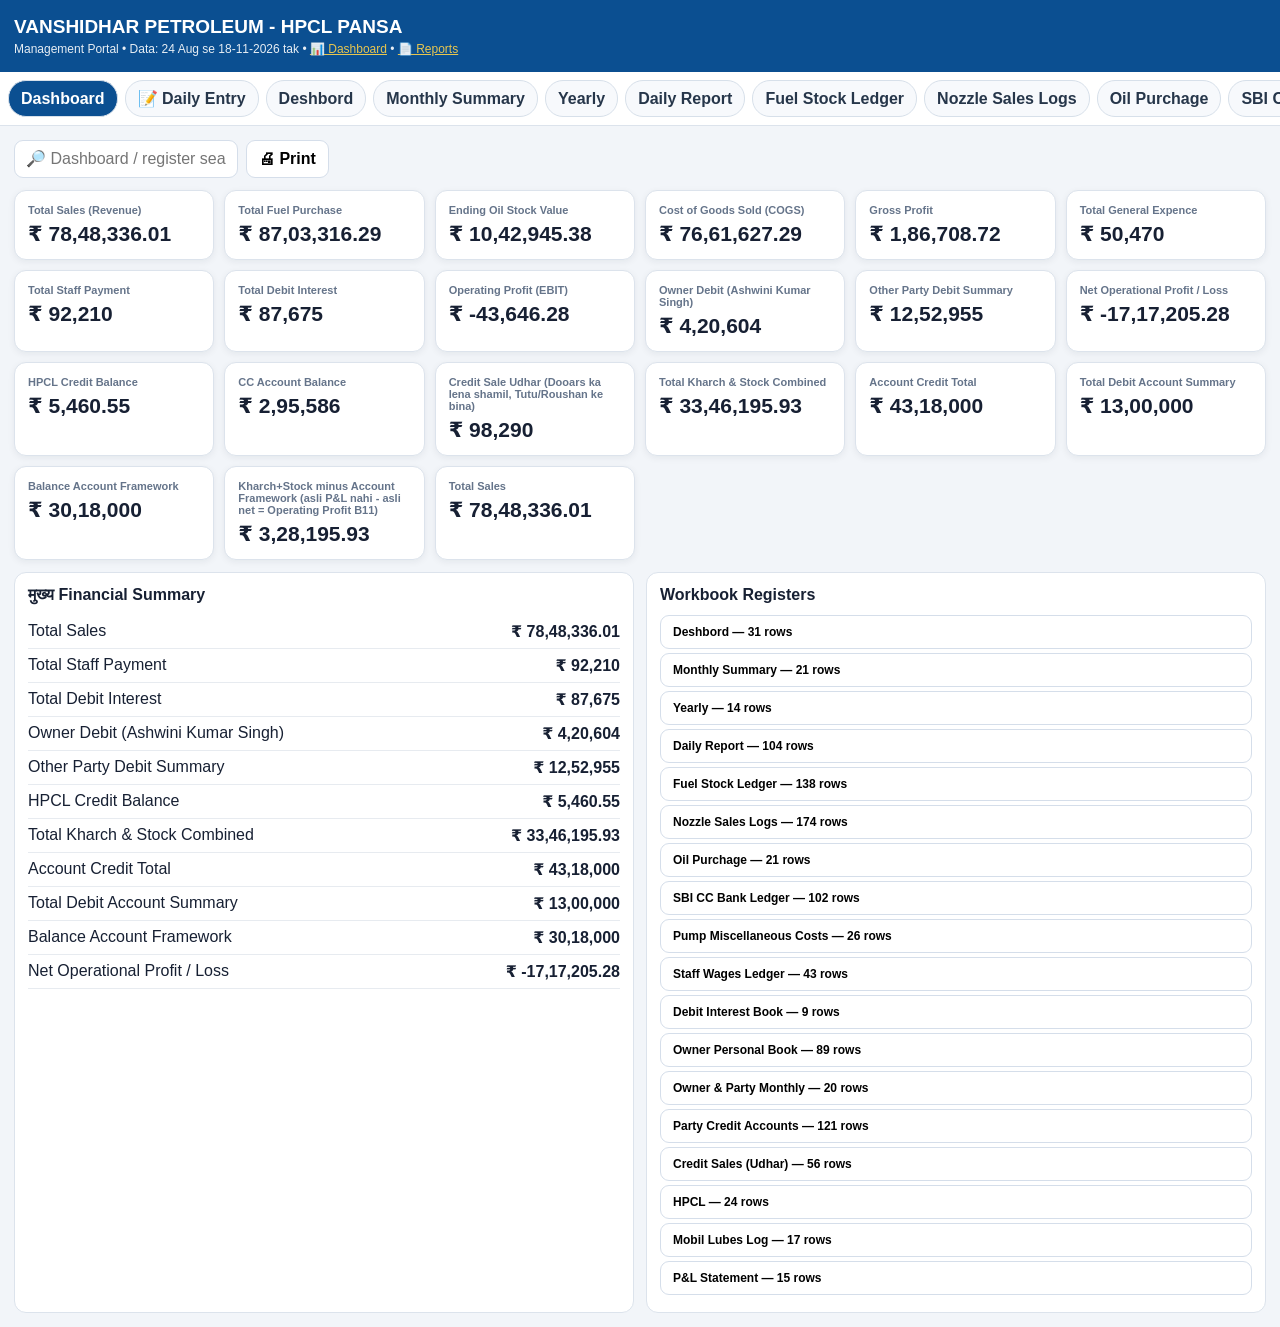
<file: index.html>
<!doctype html>
<html lang="hi">
<head>
<meta charset="utf-8">
<meta name="viewport" content="width=device-width,initial-scale=1">
<title>Vanshidhar Petroleum - HPCL Pansa</title>
<link rel="icon" href="icons/favicon.png"><link rel="apple-touch-icon" href="icons/apple-touch-icon.png">
<style>
*{box-sizing:border-box}body{margin:0;background:#f2f5f9;color:#172033;font-family:Arial,system-ui,sans-serif}
header{background:#0b4f91;color:#fff;padding:16px 14px;position:sticky;top:0;z-index:20}
h1{font-size:19px;margin:0;font-weight:800}.sub{font-size:12px;margin-top:4px;opacity:.9}
nav{background:#fff;border-bottom:1px solid #dce3ec;padding:8px;display:flex;gap:7px;overflow:auto;position:sticky;top:66px;z-index:19}
nav button{border:1px solid #d7e0ea;background:#f7f9fc;border-radius:18px;padding:8px 12px;white-space:nowrap;font-weight:700;color:#26364a}
nav button.active{background:#0b4f91;color:#fff}
main{max-width:1500px;margin:auto;padding:14px}.toolbar{display:flex;gap:8px;flex-wrap:wrap;margin-bottom:12px}
input,select,button{font:inherit}input{border:1px solid #d5deea;border-radius:9px;padding:9px 11px;background:#fff}
.btn{border:1px solid #d5deea;background:#fff;border-radius:9px;padding:9px 12px;font-weight:700}
.cards{display:grid;grid-template-columns:repeat(auto-fit,minmax(190px,1fr));gap:10px}
.card{background:#fff;border:1px solid #dce3ec;border-radius:12px;padding:13px;box-shadow:0 2px 7px #17203310}
.label{font-size:11px;color:#65748a;font-weight:700}.num{font-size:21px;font-weight:850;margin-top:6px}
.grid{display:grid;grid-template-columns:1fr 1fr;gap:12px;margin-top:12px}.panel{background:#fff;border:1px solid #dce3ec;border-radius:12px;padding:13px}
h2{font-size:16px;margin:0 0 11px}.tablebox{overflow:auto;max-height:68vh;border:1px solid #e0e6ee;border-radius:8px}
table{border-collapse:collapse;width:100%;min-width:700px;font-size:12px}th,td{border-bottom:1px solid #e7ebf0;padding:8px;text-align:left;white-space:nowrap}th{background:#f6f8fb;position:sticky;top:0;z-index:2}
.note{font-size:12px;color:#697789}.hidden{display:none}
.formgrid{display:grid;grid-template-columns:repeat(2,minmax(0,1fr));gap:10px}
.formgrid label{font-size:12px;font-weight:700;color:#526174}
.formgrid input,.formgrid select,.formgrid textarea{width:100%;margin-top:5px;border:1px solid #d5deea;border-radius:9px;padding:10px;background:#fff}
.formgrid textarea{min-height:90px;resize:vertical}
.formfull{grid-column:1/-1}
.primary{background:#0b4f91;color:#fff;border-color:#0b4f91}
.entrytable{margin-top:14px}
@media(max-width:800px){.grid{grid-template-columns:1fr}.num{font-size:19px}nav{top:64px}.formgrid{grid-template-columns:1fr}}
@media(max-width:800px){.grid{grid-template-columns:1fr}.num{font-size:19px}nav{top:64px}}
@media print{nav,.toolbar{display:none}header{position:static}.tablebox{max-height:none;overflow:visible}}
</style>
</head>
<body>
<header><h1>VANSHIDHAR PETROLEUM - HPCL PANSA</h1><div class="sub">Management Portal • Data: 24 Aug se 18-11-2026 tak • <a href="dashboard.html" style="color:#ffd34a">📊 Dashboard</a> • <a href="https://github.com/vanshidharpetroleum-hue/VANSHIDHAR-PETROLEUM-HPCL-PORTAL-01/tree/main/Reports" style="color:#ffd34a">📄 Reports</a></div></header>
<nav id="tabs"></nav>
<main>
<section id="dash">
<div class="toolbar"><input id="q" placeholder="🔎 Dashboard / register search" oninput="renderSheet()"><button class="btn" onclick="window.print()">🖨 Print</button></div>
<div class="cards" id="cards"></div>
<div class="grid">
<div class="panel"><h2>मुख्य Financial Summary</h2><div id="summary"></div></div>
<div class="panel"><h2>Workbook Registers</h2><div id="quick" class="note"></div></div>
</div>
</section>

<section id="daily" class="hidden">
  <div class="grid">
    <div class="panel">
      <h2>📝 Daily Entry</h2>
      <div class="note">दिन का हिसाब एक बार यहाँ दर्ज करें। Entry इस मोबाइल/ब्राउज़र में सुरक्षित रहेगी।</div>
      <form id="dailyForm" onsubmit="saveDailyEntry(event)" style="margin-top:12px">
        <div class="formgrid">
          <label>Date
            <input id="deDate" type="date" required>
          </label>
          <label>Category / Purpose
            <select id="dePurpose" required>
              <option value="">Select</option>
              <option>Sales</option>
              <option>Purchase</option>
              <option>Expense</option>
              <option>Staff Payment</option>
              <option>Debit Interest</option>
              <option>Owner Credit</option>
              <option>Owner Debit</option>
              <option>Party Credit</option>
              <option>Party Debit</option>
              <option>Bank / Account</option>
              <option>Other</option>
            </select>
          </label>
          <label>Description
            <input id="deDesc" placeholder="जैसे HPCL Purchase / Staff Salary" required>
          </label>
          <label>Amount (₹)
            <input id="deAmount" type="number" step="0.01" min="0" placeholder="0.00" required>
          </label>
          <label class="formfull">Remarks
            <textarea id="deRemarks" placeholder="कोई अतिरिक्त विवरण"></textarea>
          </label>
          <div class="formfull">
            <button class="btn primary" type="submit">💾 Save Entry</button>
            <button class="btn" type="button" onclick="clearDailyForm()">Clear</button>
          </div>
        </div>
      </form>
    </div>
    <div class="panel">
      <h2>आज की Daily Entries</h2>
      <div id="dailySummary" class="note"></div>
      <div class="tablebox entrytable">
        <table id="dailyTbl">
          <thead><tr><th>Date</th><th>Purpose</th><th>Description</th><th>Amount</th><th>Remarks</th><th>Action</th></tr></thead>
          <tbody></tbody>
        </table>
      </div>
    </div>
  </div>
</section>

<section id="sheet" class="hidden">
<div class="toolbar"><input id="sq" placeholder="🔎 इस register में खोजें" oninput="renderSheet()"><button class="btn" onclick="showDash()">← Dashboard</button></div>
<div class="panel"><h2 id="title"></h2><div class="note" id="count"></div><div class="tablebox"><table id="tbl"></table></div></div>
</section>
</main>
<script>
const DATA={"metrics": {"Total Sales (Revenue)": 7848336.01, "Total Fuel Purchase": 8703316.29, "Ending Oil Stock Value": 1042945.38, "Cost of Goods Sold (COGS)": 7661627.29, "Gross Profit": 186708.72, "Total General Expence": 50470, "Total Staff Payment": 92210, "Total Debit Interest": 87675, "Operating Profit (EBIT)": -43646.28, "Owner Debit (Ashwini Kumar Singh)": 420604, "Other Party Debit Summary": 1252955, "Net Operational Profit / Loss": -1717205.28, "HPCL Credit Balance": 5460.55, "CC Account Balance": 295586, "Credit Sale Udhar (Dooars ka lena shamil, Tutu/Roushan ke bina)": 98290, "Total Kharch & Stock Combined": 3346195.93, "Account Credit Total": 4318000, "Total Debit Account Summary": 1300000, "Balance Account Framework": 3018000, "Kharch+Stock minus Account Framework (asli P&L nahi - asli net = Operating Profit B11)": 328195.93, "Total Sales": 7848336.01}, "sheets": {"Deshbord": [["VANSHIDHAR PETROLEUM | 24 Aug - 3 Nov 2026", "", "", "", ""], ["Description", "Amount Value (INR)", "", "", ""], ["Total Sales (Revenue)", 7848336.01, "", "", ""], ["Total Fuel Purchase", 8703316.29, "", "", ""], ["Ending Oil Stock Value", 1042945.38, "", "", ""], ["Cost of Goods Sold (COGS)", 7661627.29, "", "", ""], ["Gross Profit", 186708.72, "", "", ""], ["Total General Expence", 50470, "", "", ""], ["Total Staff Payment", 92210, "", "", ""], ["Total Debit Interest", 87675, "", "", ""], ["Operating Profit (EBIT)", -43646.28, "", "", ""], ["Owner Debit (Ashwini Kumar Singh)", 420604, "", "", ""], ["Other Party Debit Summary", 1252955, "", "", ""], ["Net Operational Profit / Loss", -1717205.28, "", "", ""], ["HPCL Credit Balance", 5460.55, "", "", ""], ["CC Account Balance", 295586, "", "", ""], ["Credit Sale Udhar (Dooars ka lena shamil, Tutu/Roushan ke bina)", 98290, "", "", ""], ["Total Kharch & Stock Combined", 3346195.93, "", "", ""], ["Account Credit Total", 4318000, "", "", ""], ["Total Debit Account Summary", 1300000, "", "", ""], ["Balance Account Framework", 3018000, "", "", ""], ["Kharch+Stock minus Account Framework (asli P&L nahi - asli net = Operating Profit B11)", 328195.93, "", "", ""], ["Chart data (formula se, Deshbord ka table)", "", "", "", ""], ["Metric", "Revenue", "Cost", "Profit", "Expense"], ["Total Sales", 7848336.01, "", "", ""], ["Cost of Goods Sold", "", 7661627.29, "", ""], ["Gross Profit", "", "", 186708.72, ""], ["Total Staff Payment", "", "", "", 92210], ["Total Debit Interest", "", "", "", 87675], ["Total General", "", "", "", 50470], ["Operating Profit", "", "", -43646.28, ""]], "Monthly Summary": [["Monthly Summery", "", "", "", "", "", "", "", "", "", "", "", "", "", ""], ["Description", "FY-2026 2027", "2026-08-01", "2026-09-01", "2026-10-01", "2026-11-01", "2026-12-01", "2027-01-01", "2027-02-01", "2027-03-01", "2027-04-01", "2027-05-01", "2027-06-01", "2027-07-01", "Total"], ["Total Sales (Revenue)", 7848336.01, 438754.02, 1514582.6, 3860123.3, 2034876.09, "", "", "", "", "", "", "", "", 7848336.01], ["Total Fuel Purchase", 8703316.29, 1414400.43, 2447705.54, 2420605.16, 2420605.16, "", "", "", "", "", "", "", "", 8703316.29], ["Ending Oil Stock Value", 1042945.38, 1258731.17, 2271429.65, 829580.28, 1284144.19, "", "", "", "", "", "", "", "", 1042945.38], ["Cost of Goods Sold (COGS)", 7661627.29, 398124.45, 1435007.06, 3862454.53, 1966041.25, "", "", "", "", "", "", "", "", 7661627.29], ["Gross Profit", 186708.72, 40629.57, 79575.53, -2331.23, 68834.84, "", "", "", "", "", "", "", "", 186708.72], ["Total General Expence", 50470, 6600, 10010, 21790, 12070, "", "", "", "", "", "", "", "", 50470], ["Total Staff Payment", 92210, 8230, 21560, 37760, 24660, "", "", "", "", "", "", "", "", 92210], ["Total Debit Interest", 87675, 35852, 13424, 38399, 0, "", "", "", "", "", "", "", "", 87675], ["Operating Profit (EBIT)", -43646.28, -10052.43, 34581.53, -100280.23, 32104.84, "", "", "", "", "", "", "", "", -43646.28], ["Owner Debit (Ashwini Kumar Singh)", 420604, 7135, 123369, 193032, 97068, "", "", "", "", "", "", "", "", 420604], ["Other Party Debit Summary (Dooars diesel nahi)", 1252955, 279093, 406710, 552629, 14523, "", "", "", "", "", "", "", "", 1252955], ["Net Operational Profit / Loss", -1717205.28, -296280.43, -495497.47, -845941.23, -79486.16, "", "", "", "", "", "", "", "", -1717205.28], ["HPCL Credit Balance", 5460.55, 410210, 72486.23, 5460.55, 5460.55, "", "", "", "", "", "", "", "", 5460.55], ["CC Account Balance", 125347.02, 1275432.28, 34550.85, 760937.02, 295586, "", "", "", "", "", "", "", "", 295586], ["Total Kharch & Stock Combined", 3144472.07, 3281283.45, 2953539.73, 2439587.85, 1733511.74, "", "", "", "", "", "", "", "", 3247905.93], ["Account Credit Total", 4318000, 4318000, 0, 0, 0, "", "", "", "", "", "", "", "", 4318000], ["Total Debit Account Summary", 1300000, 1300000, 0, 0, 0, "", "", "", "", "", "", "", "", 1300000], ["Balance Account Framework", 3018000, 3018000, 0, 0, 0, "", "", "", "", "", "", "", "", 3018000], ["Net Operational Profit / Loss", -126472.07, 263283.45, 2953539.73, 2439587.85, 1733511.74, "", "", "", "", "", "", "", "", -229905.93]], "Yearly": [["YEARLY REPORT | FY 2026-27  Aug se ", "", "", "", "", ""], ["Mad", "FY 2026-27 Rs.", "Aug-26", "Sep-26", "Oct-26 (26 tak)", "Nov-26 (1 Nov)"], ["Total Sales (Bikri)", 7848336.01, 438754.02, 1514582.6, 3860123.3, 2034876.09], ["Total Fuel Purchase (Kharid)", 8703316.29, 1414400.43, 2447705.54, 2420605.16, 2420605.16], ["Ending Stock Value", 1042945.38, 1258731.17, 2271429.65, 829580.28, 1284144.19], ["Cost of Goods Sold", 7661627.29, 398124.45, 1435007.06, 3862454.53, 1966041.25], ["Gross Profit", 186708.72, 40629.57, 79575.53, -2331.23, 68834.84], ["General Expense (Pump)", 50470, 6600, 10010, 21790, 12070], ["Staff Payment", 92210, 8230, 21560, 37760, 24660], ["Debit Interest", 87675, 35852, 13424, 38399, 0], ["Operating Profit / (Loss)", -43646.28, -10052.43, 34581.53, -100280.23, 32104.84], ["Owner Debit", 420604, 7135, 123369, 193032, 97068], ["Other Party Debit", 1252955, 279093, 406710, 552629, 14523], ["Net after Owner & Party", -1717205.28, -296280.43, -495497.47, -845941.23, -79486.16]], "Daily Report": [["DAILY SALES REPORT | 27 Aug se ", "", "", "", "", "", "", "", ""], ["Roz ki bikri (litre aur Rs.) aur dealer commission. Pump 1-26 Aug 2026 band tha. Source: register Nozzle Sales Logs + manager DSR. 26 Oct ki bikri aane par jodi jayegi.", "", "", "", "", "", "", "", ""], ["Date", "Din", "MS Litre", "MS Rs.", "HSD Litre", "HSD Rs.", "Kul Litre", "Kul Rs.", "Dealer Commission Rs."], ["2026-08-27", "Day", 682.34, 73079, 714.43, 72993, 1396.77, 146072, 4307.52], ["2026-08-28", "Day", 674.47, 72236, 40.71, 4159, 715.18, 76395, 2660.69], ["2026-08-29", "Day", 298, 31916, 13, 1328, 311, 33244, 1163.6], ["2026-08-30", "Day", 325.92, 34906, 68.83, 7032, 394.75, 41938, 1403.69], ["2026-08-31", "Day", 432.86, 46359, 927.33, 94745, 1360.19, 141104, 3870.46], ["2026-09-01", "Day", 163.58, 17519, 10.93, 1117, 174.51, 18636, 647.84], ["2026-09-02", "Day", 220.2, 23583, 12.97, 1325, 233.17, 24908, 867.89], ["2026-09-03", "Day", 299.81, 32056, 158.76, 16214, 458.57, 48270, 1520.3], ["2026-09-04", "Day", 212, 22667, 108, 11030, 320, 33697, 1064.8], ["2026-09-06", "Day", 427.55, 45714, 167.72, 17129, 595.27, 62843, 2027.22], ["2026-09-07", "Day", 383.95, 41052, 58.45, 5970, 442.4, 47022, 1599.29], ["2026-09-08", "Day", 255.87, 27358, 82.16, 8391, 338.03, 35749, 1169.49], ["2026-09-09", "Day", 313.28, 33496, 89.87, 9178, 403.15, 42674, 1406.15], ["2026-09-10", "Day", 383.32, 40985, 197.69, 20190, 581.01, 61175, 1931.07], ["2026-09-11", "Day", 337.29, 36063, 61.1, 6240, 398.39, 42303, 1428.34], ["2026-09-12", "Day", 367.65, 39309, 28.49, 2910, 396.14, 42219, 1465.45], ["2026-09-13", "Day", 435.28, 46540, 103.81, 10602, 539.09, 57142, 1903.21], ["2026-09-14", "Day", 336.64, 35994, 108.5, 11081, 445.14, 47075, 1539.63], ["2026-09-15", "Day", 387, 41378, 267, 27269, 654, 68647, 2111.4], ["2026-09-16", "Day", 273.72, 29266, 57.46, 5868, 331.18, 35134, 1178.04], ["2026-09-17", "Day", 257.74, 27558, 92.4, 9437, 350.14, 36995, 1201.17], ["2026-09-18", "Day", 408, 43623, 206, 21039, 614, 64662, 2044.8], ["2026-09-19", "Day", 320.8, 34300, 134, 13685, 454.8, 47985, 1540.64], ["2026-09-20", "Day", 366.94, 39233, 170.89, 17453, 537.83, 56686, 1804.51], ["2026-09-21", "Day", 413.2, 44179, 400.06, 40858, 813.26, 85037, 2530.3], ["2026-09-22", "Day", 319.25, 34134, 713.49, 72869, 1032.74, 107003, 2925.53], ["2026-09-23", "Day", 253.49, 27103, 280.07, 28604, 533.56, 55707, 1635.43], ["2026-09-24", "Day", 249.01, 26624, 77.84, 7950, 326.85, 34574, 1133.05], ["2026-09-25", "Day", 221.92, 23728, 273.25, 27907, 495.17, 51635, 1499.1], ["2026-09-26", "Day", 338.9, 36235, 43.42, 4434, 382.32, 40669, 1392.03], ["2026-09-27", "Day", 376.62, 40268, 308.18, 31474, 684.8, 71742, 2170.79], ["2026-09-28", "Day", 493.41, 52755, 99.88, 10201, 593.29, 62956, 2114.67], ["2026-09-29", "Day", 288.34, 30829, 441.87, 45128, 730.21, 75957, 2156.18], ["2026-09-30", "Day", 331.12, 35403, 196.57, 20076, 527.69, 55479, 1730.02], ["2026-10-01", "Day", 430.82, 46063, 3756.79, 383681, 4187.61, 429744, 10653.41], ["2026-10-02", "Day", 427.37, 45694, 675.04, 68942, 1102.41, 114636, 3244.1], ["2026-10-03", "Day", 394.16, 42144, 982.85, 100378, 1377.01, 142522, 3856.65], ["2026-10-04", "Day", 363.74, 38891, 598.63, 61138, 962.37, 100029, 2818.92], ["2026-10-05", "Day", 491.13, 52512, 680.16, 69465, 1171.29, 121977, 3498.68], ["2026-10-06", "Day", 402.12, 42995, 625.81, 63914, 1027.93, 106909, 3030], ["2026-10-07", "Day", 361.95, 38700, 595.25, 60793, 957.2, 99493, 2804.01], ["2026-10-08", "Day", 440.29, 47076, 628.51, 64190, 1068.8, 111266, 3181.53], ["2026-10-09", "Day", 379.73, 40601, 1031.6, 105357, 1411.33, 145958, 3918.81], ["2026-10-10", "Day", 586.82, 62743, 875.33, 89397, 1462.15, 152140, 4330.71], ["2026-10-11", "Day", 436.51, 46672, 112.55, 11495, 549.06, 58167, 1928.86], ["2026-10-12", "Day", 458.71, 49045, 9.79, 1000, 468.5, 50045, 1766.59], ["2026-10-13", "Day", 457.47, 48913, 0, 0, 457.47, 48913, 1738.39], ["2026-10-14", "Day", 394.92, 42225, 19.58, 2000, 414.5, 44225, 1547.69], ["2026-10-15", "Day", 431.59, 46146, 63.84, 6520, 495.43, 52666, 1793.26], ["2026-10-16", "Day", 516.19, 55191, 1944.14, 198555, 2460.33, 253746, 6627.46], ["2026-10-17", "Day", 561.76, 60063, 664.71, 67887, 1226.47, 127950, 3729.99], ["2026-10-18", "Day", 556.9, 59544, 1032.23, 105422, 1589.13, 164966, 4593.57], ["2026-10-19", "Day", 635.79, 67979, 590.52, 60310, 1226.31, 128289, 3833.25], ["2026-10-20", "Day", 519.89, 55587, 489.96, 50040, 1009.85, 105627, 3151.49], ["2026-10-21", "Day", 629.65, 67322, 712.06, 72723, 1341.71, 140045, 4101.61], ["2026-10-22", "Day", 798.12, 85335, 1260.76, 128761, 2058.88, 214096, 6058.68], ["2026-10-23", "Day", 496.15, 53048, 651.72, 66560, 1147.87, 119608, 3449.5], ["2026-10-24", "Day", 464.28, 49640, 54.46, 5562, 518.74, 55202, 1894.97], ["2026-10-25", "Day", 421.23, 45038, 333.27, 34037, 754.5, 79075, 2400.52], ["2026-10-26", "Day", 512.79, 54828, 610.29, 62329, 1123.08, 117157, 3413.3], ["2026-10-27", "Day", 461.61, 49355, 1687.79, 172374, 2149.4, 221729, 5804.81], ["2026-10-28", "Day", 469.74, 50225, 1822.24, 186105, 2291.98, 236330, 6158.39], ["2026-10-29", "Day", 194.39, 20784, 179, 18281, 373.39, 39065, 1168.28], ["2026-10-30", "Day", 80.31, 8587, 19.78, 2020, 100.09, 10607, 352.65], ["2026-10-31", "Day", 377.18, 40328, 270.4, 27616, 647.58, 67944, 2082.24], ["2026-11-01", "Day", 447.05, 47799, 715.68, 73092, 1162.73, 120891, 3416.42], ["2026-11-02", "Day", 525.48, 56184, 323.87, 33077, 849.35, 89261, 2774.11], ["2026-11-03", "Day", 600.23, 64177, 1452.57, 148351, 2052.8, 212528, 5767.04], ["2026-11-04", "Day", 444.75, 47553, 319.36, 32616, 764.11, 80169, 2456.51], ["2026-11-05", "Day", 59.48, 6360, 182, 18588, 241.48, 24948, 662.82], ["2026-11-06", "Day", 3.92, 419, 48.46, 4949, 52.38, 5368, 131.2], ["2026-11-07", "Day", 731.29, 78190, 638.71, 65231, 1370, 143421, 4311.81], ["2026-11-08", "Day", 420.93, 45005.84, 349.05, 35648, 769.98, 80654, 2437.25], ["2026-11-09", "Day", 620.44, 66337, 664.61, 67877, 1285.05, 134214, 3952.74], ["2026-11-10", "Day", 520.32, 55633, 769.03, 78541, 1289.35, 134174, 3822.89], ["2026-11-11", "Day", 799.9, 85525, 710.42, 72555, 1510.32, 158080, 4744.63], ["2026-11-12", "Day", 732.43, 78311, 628.12, 64150, 1360.55, 142461, 4290.72], ["2026-11-13", "Day", 541.67, 57915, 466.16, 47609, 1007.83, 105524, 3177.13], ["2026-11-14", "Day", 140.22, 14992, 403.23, 41182, 543.45, 56174, 1500.59], ["2026-11-15", "Day", 107.44, 11487, 369.78, 37766, 477.22, 49253, 1295.74], ["2026-11-16", "Day", 977.17, 104479, 447.4, 45693, 1424.57, 150172, 4787.01], ["2026-11-17", "Day", "", "", "", "", "", "", ""], ["2026-11-18", "Day", "", "", "", "", "", "", ""], ["2026-11-19", "Day", "", "", "", "", "", "", ""], ["2026-11-20", "Day", "", "", "", "", "", "", ""], ["2026-11-21", "Day", "", "", "", "", "", "", ""], ["2026-11-22", "Day", "", "", "", "", "", "", ""], ["2026-11-23", "Day", "", "", "", "", "", "", ""], ["2026-11-24", "Day", "", "", "", "", "", "", ""], ["2026-11-25", "Day", "", "", "", "", "", "", ""], ["2026-11-26", "Day", "", "", "", "", "", "", ""], ["2026-11-27", "Day", "", "", "", "", "", "", ""], ["2026-11-28", "Day", "", "", "", "", "", "", ""], ["2026-11-29", "Day", "", "", "", "", "", "", ""], ["2026-11-30", "Day", "", "", "", "", "", "", ""], ["2026-12-01", "Day", "", "", "", "", "", "", ""], ["2026-12-02", "Day", "", "", "", "", "", "", ""], ["2026-12-03", "Day", "", "", "", "", "", "", ""], ["2026-12-04", "Day", "", "", "", "", "", "", ""], ["TOTAL", "", 33675.5, 3601088.84, 38182.64, 3899663, 71858.14, 7500752, 219605.24], ["Din ka average", "", "", "", "", "", 877.19, 91540.71, 2673.78]], "Fuel Stock Ledger": [["VANSHIDHAR PETROLEUM - HPCL PANSA (FUEL STOCK LEDGER)", "", "", "", "", "", "", "", "", "", "", ""], ["Date", "MS Opening", "MS Purchase", "MS Sale", "MS Closing", "Stock Value", "HSD Opening", "HSD Purchase", "HSD Sale", "HSD Closing", "Stock Value", "Status"], ["2026-08-26", 1141, 5000, 0, 6141, 657701.1, 1177, 9000, 0, 10177, 1039784.09, "Open"], ["2026-08-27", 6141, 0, 682.34, 5458.66, 584622.49, 10177, 0, 714.43, 9462.57, 966790.78, "Open"], ["2026-08-28", 5458.66, 0, 674.47, 4784.19, 512386.75, 9462.57, 0, 40.71, 9421.86, 962631.44, "Open"], ["2026-08-29", 4784.19, 0, 298, 4486.19, 480470.95, 9421.86, 0, 13, 9408.86, 961303.23, "Open"], ["2026-08-30", 4486.19, 0, 325.92, 4160.27, 445564.92, 9408.86, 0, 68.83, 9340.03, 954270.87, "Open"], ["2026-08-31", 4160.27, 0, 432.86, 3727.41, 399205.61, 9340.03, 0, 927.33, 8412.7, 859525.56, "Open"], ["", 4160.27, 5000, 2413.59, 3727.41, 399205.61, 9340.03, 9000, 1764.3, 8412.7, 859525.56, ""], ["2026-09-01", 3727.41, 0, 163.58, 3563.83, 381686.19, 8412.7, 0, 10.93, 8401.77, 858408.84, "Open"], ["2026-09-02", 3563.83, 0, 220.2, 3343.63, 358102.77, 8401.77, 0, 12.97, 8388.8, 857083.7, "Open"], ["2026-09-03", 3343.63, 0, 299.81, 3043.82, 325445.23, 8388.8, 0, 158.76, 8230.04, 840533.99, "Open"], ["2026-09-04", 3043.82, 0, 212, 2831.82, 302778.19, 8230.04, 0, 108, 8122.04, 829503.95, "Open"], ["2026-09-05", 2831.82, 0, 0, 2831.82, 302778.19, 8122.04, 0, 0, 8122.04, 829503.95, "Close"], ["2026-09-06", 2831.82, 0, 427.55, 2404.27, 257064.55, 8122.04, 0, 167.72, 7954.32, 812374.7, "Open"], ["2026-09-07", 2404.27, 0, 383.95, 2020.32, 216012.61, 7954.32, 0, 58.45, 7895.87, 806405.2, "Open"], ["2026-09-08", 2020.32, 0, 255.87, 1764.45, 188654.99, 7895.87, 0, 82.16, 7813.71, 798014.2, "Open"], ["2026-09-09", 1764.45, 8000, 313.28, 9451.17, 1010519.1, 7813.71, 4000, 89.87, 11723.84, 1197355.78, "Open"], ["2026-09-10", 9451.17, 0, 383.32, 9067.85, 969534.52, 11723.84, 0, 197.69, 11526.15, 1177165.7, "Open"], ["2026-09-11", 9067.85, 0, 337.29, 8730.56, 933471.48, 11526.15, 0, 61.1, 11465.05, 1170925.56, "Open"], ["2026-09-12", 8730.56, 0, 367.65, 8362.91, 894162.34, 11465.05, 0, 28.49, 11436.56, 1168015.87, "Open"], ["2026-09-13", 8362.91, 0, 435.28, 7927.63, 847622.2, 11436.56, 0, 103.81, 11332.75, 1157413.76, "Open"], ["2026-09-14", 7927.63, 0, 336.64, 7590.99, 811628.65, 11332.75, 0, 108.5, 11224.25, 1146781.62, "Open"], ["2026-09-15", 7590.99, 0, 387, 7203.99, 770250.61, 11224.25, 0, 267, 10957.25, 1119502.23, "Open"], ["2026-09-16", 7203.99, 0, 273.72, 6930.27, 740984.47, 10957.25, 0, 57.46, 10899.79, 1113631.54, "Open"], ["2026-09-17", 6930.27, 0, 257.74, 6672.53, 713426.91, 10899.79, 0, 92.4, 10807.39, 1104191.04, "Open"], ["2026-09-18", 6672.53, 0, 408, 6264.53, 669803.55, 10807.39, 0, 206, 10601.39, 1083144.02, "Open"], ["2026-09-19", 6264.53, 0, 320.8, 5943.73, 635503.61, 10601.39, 0, 134, 10467.39, 1069453.24, "Open"], ["2026-09-20", 5943.73, 0, 366.94, 5576.79, 596270.39, 10467.39, 0, 170.89, 10296.5, 1051993.41, "Open"], ["2026-09-21", 5576.79, 0, 413.2, 5163.59, 552091.04, 10296.5, 0, 400.06, 9896.44, 1011119.27, "Open"], ["2026-09-22", 5163.59, 0, 319.25, 4844.34, 517956.83, 9896.44, 0, 713.49, 9182.95, 938222.0, "Open"], ["2026-09-23", 4844.34, 0, 253.49, 4590.85, 490853.68, 9182.95, 0, 280.07, 8902.88, 909607.25, "Open"], ["2026-09-24", 4590.85, 0, 249.01, 4341.84, 464229.53, 8902.88, 0, 77.84, 8825.04, 901654.34, "Open"], ["2026-09-25", 4341.84, 0, 221.92, 4119.92, 440501.85, 8825.04, 0, 273.25, 8551.79, 873736.38, "Open"], ["2026-09-26", 4119.92, 0, 338.9, 3781.02, 404266.66, 8551.79, 0, 43.42, 8508.37, 869300.16, "Open"], ["2026-09-27", 3781.02, 0, 376.62, 3404.4, 363998.45, 8508.37, 0, 308.18, 8200.19, 837813.41, "Open"], ["2026-09-28", 3404.4, 0, 493.41, 2910.99, 311243.05, 8200.19, 0, 99.88, 8100.31, 827608.67, "Open"], ["2026-09-29", 2910.99, 0, 288.34, 2622.65, 280413.74, 8100.31, 0, 441.87, 7658.44, 782462.81, "Open"], ["2026-09-30", 2622.65, 8000, 331.12, 10291.53, 1100370.39, 7658.44, 4000, 196.57, 11461.87, 1171059.26, "Open"], ["", 2622.65, 16000, 9435.88, 10291.53, 1100370.39, 7658.44, 8000, 4950.83, 11461.87, 1171059.26, ""], ["2026-10-01", 10291.53, 0, 430.82, 9860.71, 1054307.11, 11461.87, 0, 3756.79, 7705.08, 787228.02, "Open"], ["2026-10-02", 9860.71, 0, 427.37, 9433.34, 1008612.71, 7705.08, 0, 675.04, 7030.04, 718259.19, "Open"], ["2026-10-03", 9433.34, 0, 394.16, 9039.18, 966469.13, 7030.04, 0, 982.85, 6047.19, 617841.4, "Open"], ["2026-10-04", 9039.18, 0, 363.74, 8675.44, 927578.04, 6047.19, 0, 598.63, 5448.56, 556679.38, "Open"], ["2026-10-05", 8675.44, 0, 491.13, 8184.31, 875066.43, 5448.56, 0, 680.16, 4768.4, 487187.43, "Open"], ["2026-10-06", 8184.31, 0, 402.12, 7782.19, 832071.75, 4768.4, 0, 625.81, 4142.59, 423248.42, "Open"], ["2026-10-07", 7782.19, 0, 361.95, 7420.24, 793372.06, 4142.59, 0, 595.25, 3547.34, 362431.73, "Open"], ["2026-10-08", 7420.24, 0, 440.29, 6979.95, 746296.25, 3547.34, 0, 628.51, 2918.83, 298216.86, "Open"], ["2026-10-09", 6979.95, 0, 379.73, 6600.22, 705695.52, 2918.83, 0, 1031.6, 1887.23, 192818.29, "Open"], ["2026-10-10", 6600.22, 0, 586.82, 6013.4, 642952.73, 1887.23, 0, 875.33, 1011.9, 103385.82, "Open"], ["2026-10-11", 6013.4, 0, 436.51, 5576.89, 596281.08, 1011.9, 0, 112.55, 899.35, 91886.59, "Open"], ["2026-10-12", 5576.89, 0, 458.71, 5118.18, 547235.81, 899.35, 0, 9.79, 889.56, 90886.35, "Open"], ["2026-10-13", 5118.18, 0, 457.47, 4660.71, 498323.11, 889.56, 0, 0, 889.56, 90886.35, "Open"], ["2026-10-14", 4660.71, 0, 394.92, 4265.79, 456098.27, 889.56, 0, 19.58, 869.98, 88885.86, "Open"], ["2026-10-15", 4265.79, 4000, 431.59, 7834.2, 837632.66, 869.98, 8000, 63.84, 8806.14, 899723.32, "Open"], ["2026-10-16", 7834.2, 0, 516.19, 7318.01, 782441.63, 8806.14, 0, 1944.14, 6862, 701090.54, "Open"], ["2026-10-17", 7318.01, 0, 561.76, 6756.25, 722378.25, 6862, 0, 664.71, 6197.29, 633177.12, "Open"], ["2026-10-18", 6756.25, 0, 556.9, 6199.35, 662834.5, 6197.29, 0, 1032.23, 5165.06, 527714.18, "Open"], ["2026-10-19", 6199.35, 0, 635.79, 5563.56, 594855.84, 5165.06, 0, 590.52, 4574.54, 467380.75, "Open"], ["2026-10-20", 5563.56, 0, 519.89, 5043.67, 539269.2, 4574.54, 0, 489.96, 4084.58, 417321.54, "Open"], ["2026-10-21", 5043.67, 0, 629.65, 4414.02, 471947.02, 4084.58, 0, 712.06, 3372.52, 344570.37, "Open"], ["2026-10-22", 4414.02, 0, 798.12, 3615.9, 386612.03, 3372.52, 0, 1260.76, 2111.76, 215758.52, "Open"], ["2026-10-23", 3615.9, 0, 496.15, 3119.75, 333563.67, 2111.76, 0, 651.72, 1460.04, 149172.29, "Open"], ["2026-10-24", 3119.75, 0, 464.28, 2655.47, 283922.85, 1460.04, 0, 54.46, 1405.58, 143551.89, "Open"], ["2026-10-25", 2393.49, 4000, 421.23, 5972.26, 638554.04, 1335.14, 8000, 333.27, 9001.87, 919360.98, "Open"], ["2026-10-26", 5830.86, 0, 512.79, 5318.07, 568608.04, 8782.12, 0, 610.29, 8171.83, 834589.0, "Open"], ["2026-10-27", 5310.72, 0, 461.61, 4849.11, 518466.84, 8148.37, 0, 1687.79, 6460.58, 659819.04, "Open"], ["2026-10-28", 4859.96, 0, 469.74, 4390.22, 469402.32, 6553.58, 0, 1822.24, 4731.34, 483211.75, "Open"], ["2026-10-29", 4386.95, 0, 194.39, 4192.56, 448268.52, 4689.61, 0, 179, 4510.61, 460668.6, "Open"], ["2026-10-30", 4178.8, 0, 80.31, 4098.49, 438210.55, 4526.06, 0, 19.78, 4506.28, 460226.38, "Open"], ["2026-10-31", 4109.88, 0, 377.18, 3732.7, 399100.28, 4485.42, 0, 270.4, 4215.02, 430479.99, "Open"], ["", 10291.53, 8000, 14153.31, 3732.7, 399100.28, 11461.87, 16000, 22979.06, 4215.02, 430479.99, ""], ["2026-11-01", 3732.7, 0, 447.05, 3285.65, 351301.7, 4215.02, 0, 715.68, 3499.34, 357387.59, "Open"], ["2026-11-02", 3285.65, 0, 525.48, 2760.17, 295117.38, 3499.34, 0, 323.87, 3175.47, 324310.75, "Open"], ["2026-11-03", 2760.17, 0, 600.23, 2159.94, 230940.78, 3175.47, 0, 1452.57, 1722.9, 175959.78, "Open"], ["2026-11-04", 2159.94, 0, 444.75, 1715.19, 183388.11, 1722.9, 0, 319.36, 1403.54, 143343.54, "Open"], ["2026-11-05", 1715.19, 0, 59.48, 1655.71, 177028.51, 1403.54, 0, 182, 1221.54, 124755.88, "Open"], ["2026-11-06", 1655.71, 4000, 3.92, 5651.79, 604289.39, 1221.54, 8000, 48.46, 9173.08, 936846.66, "Open"], ["2026-11-07", 5651.79, 0, 731.29, 4920.5, 526099.86, 9173.08, 0, 638.71, 8534.37, 871615.21, "Open"], ["2026-11-08", 4920.5, 0, 420.93, 4499.57, 481094.02, 8534.37, 0, 349.05, 8185.32, 835966.73, "Open"], ["2026-11-09", 4499.57, 0, 620.44, 3879.13, 414756.58, 8185.32, 0, 664.61, 7520.71, 768090.11, "Open"], ["2026-11-10", 3879.13, 0, 520.32, 3358.81, 359123.97, 7520.71, 0, 769.03, 6751.68, 689549.08, "Open"], ["2026-11-11", 3358.81, 0, 799.9, 2558.91, 273598.66, 6751.68, 0, 710.42, 6041.26, 616993.88, "Open"], ["2026-11-12", 2558.91, "", 732.43, 1826.48, 195287.24, 6041.26, "", 628.12, 5413.14, 552843.99, "Open"], ["2026-11-13", 1826.48, "", 541.67, 1284.81, 137371.89, 5413.14, "", 466.16, 4946.98, 505235.07, ""], ["2026-11-14", 1284.81, 0, 140.22, 1144.59, 122379.56, 4946.98, 0, 403.23, 4543.75, 464053.19, ""], ["2026-11-15", 1144.59, 4000, 107.44, 5037.15, 538572.08, 4543.75, 8000, 369.78, 12173.97, 1243327.56, ""], ["2026-11-16", 5037.15, 0, 977.17, 4059.98, 434093.06, 12173.97, 0, 447.4, 11726.57, 1197634.59, ""], ["2026-11-17", 4059.98, 0, 1035.3, 3024.68, 323398.79, 11726.57, 0, 870.14, 10856.43, 1108767.2, ""], ["2026-11-18", 3024.68, 0, 785.63, 2239.05, 239399.23, 10856.43, 0, 626.87, 10229.56, 1044744.96, ""], ["2026-11-19", "", "", "", "", "", "", "", "", "", "", ""], ["2026-11-20", "", "", "", "", "", "", "", "", "", "", ""], ["2026-11-21", "", "", "", "", "", "", "", "", "", "", ""], ["2026-11-22", "", "", "", "", "", "", "", "", "", "", ""], ["2026-11-23", "", "", "", "", "", "", "", "", "", "", ""], ["2026-11-24", "", "", "", "", "", "", "", "", "", "", ""], ["2026-11-25", "", "", "", "", "", "", "", "", "", "", ""], ["2026-11-26", "", "", "", "", "", "", "", "", "", "", ""], ["2026-11-27", "", "", "", "", "", "", "", "", "", "", ""], ["2026-11-28", "", "", "", "", "", "", "", "", "", "", ""], ["2026-11-29", "", "", "", "", "", "", "", "", "", "", ""], ["2026-11-30", "", "", "", "", "", "", "", "", "", "", ""], ["Total Sum Variance", 3732.7, 8000, 9493.65, 2239.05, 239399.23, 4215.02, 16000, 9985.46, 10229.56, 1044744.96, ""], ["", 1141, 37000, 35496.43, 2246.51, 240196.85, 1177, 49000, 39679.65, 10231.58, 1044951.27, ""], ["", 4436.82, 1105.51, "Ltr", "", "Stock Value", "Ltr", 9054.58, 7960.32, "", "", ""], ["", "", 118201.13, "Value", "", 1042945.38, "Value", 924744.26, "", "", "", ""], ["Dip adjustment (24-Oct-2026 actual dip vs book): isme pehle ka jama farak (26 Aug-23 Oct) MS 275.95 / HSD 67.70 aur 24 Oct ka asli farak MS -13.97 / HSD +2.74 shamil", "", 261.98, "MS Ltr", "", "", "", 70.44, "HSD Ltr", "", "", ""], ["Book closing 24-Oct minus actual dip. MS dip 2,393.49 L / HSD dip 1,335.14 L (manager). Manager sheet: 24-Oct opening dip MS 2,843.80 / HSD 1,392.34 (register book 3,119.75 / 1,460.04). 25-Oct opening taken from actual dip.", "", "", "", "", "", "", "", "", "", "", ""], ["Dip adjustment (25-Oct-2026 actual dip vs book, tanker ke baad)", "", 141.4, "MS Ltr", "", "", "", 219.75, "HSD Ltr", "", "", ""], ["Actual dip 25-Oct close (= 26-Oct opening): MS 5,830.86 L, HSD 8,782.12 L (manager).", "", "", "", "", "", "", "", "", "", "", ""], ["25-Oct HSD tanker: invoice 8,000 L, received 7,971 L (29 L shortage on challan). Book purchase taken as 7,971 L.", "", "", "", "", "", "", "", "", "", "", ""], ["Dip adjustment (26-Oct-2026 actual dip vs book)", "", 7.35, "MS Ltr", "", "", "", 23.46, "HSD Ltr", "", "", ""], ["Actual dip 26-Oct close (= 27-Oct opening): MS 5,310.72 L (70.1 cm), HSD 8,148.37 L (72.6 cm) (manager).", "", "", "", "", "", "", "", "", "", "", ""], ["Dip adjustment (27-Oct-2026 actual dip vs book)", "", -10.85, "MS Ltr", "", "", "", -93, "HSD Ltr", "", "", ""], ["Actual dip 27-Oct close (= 28-Oct opening): MS 4,859.96 L (65.7 cm), HSD 6,553.58 L (62.2 cm). Book closing minus actual dip.", "", "", "", "", "", "", "", "", "", "", ""], ["Dip adjustment (28-Oct-2026 actual dip vs book)", "", 3.27, "MS Ltr", "", "", "", 41.73, "HSD Ltr", "", "", ""], ["Actual dip 28-Oct close (= 29-Oct opening): MS 4,386.95 L (61.0 cm), HSD 4,689.61 L (49.2 cm). Book closing minus actual = adjustment (manager).", "", "", "", "", "", "", "", "", "", "", ""], ["Dip adjustment (29-Oct-2026 actual dip vs book)", "", 13.76, "MS Ltr", "", "", "", -15.45, "HSD Ltr", "", "", ""], ["Actual dip 29-Oct close (= 30-Oct opening): MS 4,178.80 L (58.9 cm), HSD 4,526.06 L (48.0 cm) (manager). Book closing minus actual = adjustment.", "", "", "", "", "", "", "", "", "", "", ""], ["Dip adjustment (30-Oct-2026 actual dip vs book)", "", -11.39, "MS Ltr", "", "", "", 20.86, "HSD Ltr", "", "", ""], ["Actual dip 30-Oct close (= 31-Oct opening): MS 4,109.88 L (58.2 cm), HSD 4,485.42 L (47.7 cm) (manager). Book closing minus actual = adjustment.", "", "", "", "", "", "", "", "", "", "", ""], ["Dip adjustment (31-Oct-2026 actual dip vs book)", "", -7.46, "MS Ltr", "", "", "", -2.02, "HSD Ltr", "", "", ""], ["Actual dip 31-Oct close (= 1-Nov opening): MS 54.4 cm = 3,740.16 L, HSD 45.7 cm = 4,217.04 L (manager). Density MS 748.9, HSD 823.8. Book closing minus actual = adjustment.", "", "", "", "", "", "", "", "", "", "", ""], ["Nov-2026 (1 Nov) - 1 Nov ka asli dip aa gaya (neeche adjustment row). 4 Nov ka dip abhi nahi aaya (book closing).", "", "", "", "", "", "", "", "", "", "", ""], ["2026-11-01", 2246.51, 0, 447.05, 1799.46, 192398.26, 10231.58, 0, 715.68, 9515.9, 971858.87, "Open"], ["2026-11-02", 3303.4, 0, 525.48, 2777.92, 297015.21, 3528.69, 0, 323.87, 3204.82, 327308.27, "Open"], ["2026-11-03", 2780.83, 0, 600.23, 2180.6, 233149.75, 3191.67, 0, 1452.57, 1739.1, 177614.28, "Open"], ["2026-11-04", 2197.21, 0, 444.75, 1752.46, 187373.02, 1771.12, 0, 319.36, 1451.76, 148268.25, "Open"], ["", "", 611.46, "Ltr", "", "Stock Value", "Ltr", 274.76, "", "", "", ""], ["", "", 65377.3, "Value", "", 93438.54, "Value", 28061.24, "", "", "", ""], ["Actual dip 1-Nov close (= 2-Nov opening): MS 49.8 cm = 3,303.40 L, HSD 40.4 cm = 3,528.69 L (manager). Density MS 749.1 (742.2 @23), HSD 824.6 (819.2 @23). Book closing minus actual = adjustment.", "", "", "", "", "", "", "", "", "", "", ""], ["Dip adjustment (1-Nov-2026 actual dip vs book)", "", -1503.94, "MS Ltr", "", "", "", 5987.21, "HSD Ltr", "", "", ""], ["Actual dip 2-Nov close (= 3-Nov opening): MS 44.1 cm = 2,780.83 L, HSD 37.7 cm = 3,191.67 L (manager). Density 3-Nov MS 749.1 (742.2 @23), HSD 824.9 (820.2 @22). Book closing minus actual = adjustment.", "", "", "", "", "", "", "", "", "", "", ""], ["Dip adjustment (2-Nov-2026 actual dip vs book)", "", -2.91, "MS Ltr", "", "", "", 13.15, "HSD Ltr", "", "", ""], ["Actual dip 3-Nov close (= 4-Nov opening): MS 37.4 cm = 2,197.21 L, HSD 25.2 cm = 1,771.12 L (manager, 4 Nov subah parchi). Density 4-Nov MS 749.2 (743.2 @22), HSD 824.9 (820.2 @22). Book closing minus actual = adjustment.", "", "", "", "", "", "", "", "", "", "", ""], ["Dip adjustment (3-Nov-2026 actual dip vs book)", "", -16.61, "MS Ltr", "", "", "", -32.02, "HSD Ltr", "", "", ""], ["Actual dip 4-Nov close (= 5-Nov opening): MS 1,762.88 L, HSD 1,450.26 L (manager, 5 Nov subah). Book closing minus actual = adjustment.", "", "", "", "", "", "", "", "", "", "", ""], ["Dip adjustment (4-Nov-2026 actual dip vs book)", "", -10.42, "MS Ltr", "", "", "", 1.5, "HSD Ltr", "", "", ""]], "Nozzle Sales Logs": [["VANSHIDHAR PETROLEUM - HPCL PANSA (NOZZLE SALES LOGS)", "", "", "", "", "", "", "", ""], ["Date", "Product", "Nozzle #", "Rate/Ltr", "Quantity (Ltr)", "Total Amount", "Payment Mode", "Customer Type", "Status"], ["2026-08-27", "MS(Petrol)", 3, 107.1, 682.34, 73078.61, "UPI/Cash", "Retail", "Open"], ["2026-08-27", "HSD(Diesel)", 3, 102.17, 714.43, 72993.31, "UPI/Cash", "Retail", "Open"], ["2026-08-28", "MS(Petrol)", 3, 107.1, 674.47, 72235.74, "UPI/Cash", "Retail", "Open"], ["2026-08-28", "HSD(Diesel)", 3, 102.17, 40.71, 4159.34, "UPI/Cash", "Retail", "Open"], ["2026-08-29", "MS(Petrol)", 3, 107.1, 298, 31915.8, "UPI/Cash", "Retail", "Open"], ["2026-08-29", "HSD(Diesel)", 3, 102.17, 13, 1328.21, "UPI/Cash", "Retail", "Open"], ["2026-08-30", "MS(Petrol)", 3, 107.1, 325.92, 34906.03, "UPI/Cash", "Retail", "Open"], ["2026-08-30", "HSD(Diesel)", 3, 102.17, 68.83, 7032.36, "UPI/Cash", "Retail", "Open"], ["2026-08-31", "MS(Petrol)", 3, 107.1, 432.86, 46359.31, "UPI/Cash", "Retail", "Open"], ["2026-08-31", "HSD(Diesel)", 3, 102.17, 927.33, 94745.31, "UPI/Cash", "Retail", "Open"], ["", "", "", "", 4177.89, 438754.02, "", "", ""], ["2026-09-01", "MS(Petrol)", 3, 107.1, 163.58, 17519.42, "UPI/Cash", "Retail", "Open"], ["2026-09-01", "HSD(Diesel)", 3, 102.17, 10.93, 1116.72, "UPI/Cash", "Retail", "Open"], ["2026-09-02", "MS(Petrol)", 3, 107.1, 220.2, 23583.42, "UPI/Cash", "Retail", "Open"], ["2026-09-02", "HSD(Diesel)", 3, 102.17, 12.97, 1325.14, "UPI/Cash", "Retail", "Open"], ["2026-09-03", "MS(Petrol)", 3, 106.92, 299.81, 32055.69, "UPI/Cash", "Retail", "Open"], ["2026-09-03", "HSD(Diesel)", 3, 102.13, 158.76, 16214.16, "UPI/Cash", "Retail", "Open"], ["2026-09-04", "MS(Petrol)", 3, 106.92, 212, 22667.04, "UPI/Cash", "Retail", "Open"], ["2026-09-04", "HSD(Diesel)", 3, 102.13, 108, 11030.04, "UPI/Cash", "Retail", "Open"], ["2026-09-05", "MS(Petrol)", 0, 106.92, 0, 0, "None", "Closed Operations", "Close"], ["2026-09-06", "MS(Petrol)", 3, 106.92, 427.55, 45713.65, "UPI/Cash", "Retail", "Open"], ["2026-09-06", "HSD(Diesel)", 3, 102.13, 167.72, 17129.24, "UPI/Cash", "Retail", "Open"], ["2026-09-07", "MS(Petrol)", 3, 106.92, 383.95, 41051.93, "UPI/Cash", "Retail", "Open"], ["2026-09-07", "HSD(Diesel)", 3, 102.13, 58.45, 5969.5, "UPI/Cash", "Retail", "Open"], ["2026-09-08", "MS(Petrol)", 3, 106.92, 255.87, 27357.62, "UPI/Cash", "Retail", "Open"], ["2026-09-08", "HSD(Diesel)", 3, 102.13, 82.16, 8391, "UPI/Cash", "Retail", "Open"], ["2026-09-09", "MS(Petrol)", 3, 106.92, 313.28, 33495.9, "UPI/Cash", "Retail", "Open"], ["2026-09-09", "HSD(Diesel)", 3, 102.13, 89.87, 9178.42, "UPI/Cash", "Retail", "Open"], ["2026-09-10", "MS(Petrol)", 3, 106.92, 383.32, 40984.57, "UPI/Cash", "Retail", "Open"], ["2026-09-10", "HSD(Diesel)", 3, 102.13, 197.69, 20190.08, "UPI/Cash", "Retail", "Open"], ["2026-09-11", "MS(Petrol)", 3, 106.92, 337.29, 36063.05, "UPI/Cash", "Retail", "Open"], ["2026-09-11", "HSD(Diesel)", 3, 102.13, 61.1, 6240.14, "UPI/Cash", "Retail", "Open"], ["2026-09-12", "MS(Petrol)", 3, 106.92, 367.65, 39309.14, "UPI/Cash", "Retail", "Open"], ["2026-09-12", "HSD(Diesel)", 3, 102.13, 28.49, 2909.68, "UPI/Cash", "Retail", "Open"], ["2026-09-13", "MS(Petrol)", 3, 106.92, 435.28, 46540.14, "UPI/Cash", "Retail", "Open"], ["2026-09-13", "HSD(Diesel)", 3, 102.13, 103.81, 10602.12, "UPI/Cash", "Retail", "Open"], ["2026-09-14", "MS(Petrol)", 3, 106.92, 336.64, 35993.55, "UPI/Cash", "Retail", "Open"], ["2026-09-14", "HSD(Diesel)", 3, 102.13, 108.5, 11081.1, "UPI/Cash", "Retail", "Open"], ["2026-09-15", "MS(Petrol)", 3, 106.92, 387, 41378.04, "UPI/Cash", "Retail", "Open"], ["2026-09-15", "HSD(Diesel)", 3, 102.13, 267, 27268.71, "UPI/Cash", "Retail", "Open"], ["2026-09-16", "MS(Petrol)", 3, 106.92, 273.72, 29266.14, "UPI/Cash", "Retail", "Open"], ["2026-09-16", "HSD(Diesel)", 3, 102.13, 57.46, 5868.39, "UPI/Cash", "Retail", "Open"], ["2026-09-17", "MS(Petrol)", 3, 106.92, 257.74, 27557.56, "UPI/Cash", "Retail", "Open"], ["2026-09-17", "HSD(Diesel)", 3, 102.13, 92.4, 9436.81, "UPI/Cash", "Retail", "Open"], ["2026-09-18", "MS(Petrol)", 3, 106.92, 408, 43623.36, "UPI/Cash", "Retail", "Open"], ["2026-09-18", "HSD(Diesel)", 3, 102.13, 206, 21038.78, "UPI/Cash", "Retail", "Open"], ["2026-09-19", "MS(Petrol)", 3, 106.92, 320.8, 34299.94, "UPI/Cash", "Retail", "Open"], ["2026-09-19", "HSD(Diesel)", 3, 102.13, 134, 13685.42, "UPI/Cash", "Retail", "Open"], ["2026-09-20", "MS(Petrol)", 3, 106.92, 366.94, 39233.22, "UPI/Cash", "Retail", "Open"], ["2026-09-20", "HSD(Diesel)", 3, 102.13, 170.89, 17453.0, "UPI/Cash", "Retail", "Open"], ["2026-09-21", "MS(Petrol)", 3, 106.92, 413.2, 44179.34, "UPI/Cash", "Retail", "Open"], ["2026-09-21", "HSD(Diesel)", 3, 102.13, 400.06, 40858.13, "UPI/Cash", "Retail", "Open"], ["2026-09-22", "MS(Petrol)", 3, 106.92, 319.25, 34134.21, "UPI/Cash", "Retail", "Open"], ["2026-09-22", "HSD(Diesel)", 3, 102.13, 713.49, 72868.73, "UPI/Cash", "Retail", "Open"], ["2026-09-23", "MS(Petrol)", 3, 106.92, 253.49, 27103.15, "UPI/Cash", "Retail", "Open"], ["2026-09-23", "HSD(Diesel)", 3, 102.13, 280.07, 28603.55, "UPI/Cash", "Retail", "Open"], ["2026-09-24", "MS(Petrol)", 3, 106.92, 249.01, 26624.15, "UPI/Cash", "Retail", "Open"], ["2026-09-24", "HSD(Diesel)", 3, 102.13, 77.84, 7949.8, "UPI/Cash", "Retail", "Open"], ["2026-09-25", "MS(Petrol)", 3, 106.92, 221.92, 23727.69, "UPI/Cash", "Retail", "Open"], ["2026-09-25", "HSD(Diesel)", 3, 102.13, 273.25, 27907.02, "UPI/Cash", "Retail", "Open"], ["2026-09-26", "MS(Petrol)", 3, 106.92, 338.9, 36235.19, "UPI/Cash", "Retail", "Open"], ["2026-09-26", "HSD(Diesel)", 3, 102.13, 43.42, 4434.48, "UPI/Cash", "Retail", "Open"], ["2026-09-27", "MS(Petrol)", 3, 106.92, 376.62, 40268.21, "UPI/Cash", "Retail", "Open"], ["2026-09-27", "HSD(Diesel)", 3, 102.13, 308.18, 31474.42, "UPI/Cash", "Retail", "Open"], ["2026-09-28", "MS(Petrol)", 3, 106.92, 493.41, 52755.4, "UPI/Cash", "Retail", "Open"], ["2026-09-28", "HSD(Diesel)", 3, 102.13, 99.88, 10200.74, "UPI/Cash", "Retail", "Open"], ["2026-09-29", "MS(Petrol)", 3, 106.92, 288.34, 30829.31, "UPI/Cash", "Retail", "Open"], ["2026-09-29", "HSD(Diesel)", 3, 102.13, 441.87, 45128.18, "UPI/Cash", "Retail", "Open"], ["2026-09-30", "MS(Petrol)", 3, 106.92, 331.12, 35403.35, "UPI/Cash", "Retail", "Open"], ["2026-09-30", "HSD(Diesel)", 3, 102.13, 196.57, 20075.69, "UPI/Cash", "Retail", "Open"], ["", "", "", "", 14386.71, 1514582.6, "", "", ""], ["2026-10-01", "MS(Petrol)", 3, 106.92, 430.82, 46063.27, "UPI/Cash", "Retail", "Open"], ["2026-10-01", "HSD(Diesel)", 3, 102.13, 3756.79, 383680.96, "UPI/Cash", "Retail", "Open"], ["2026-10-02", "MS(Petrol)", 3, 106.92, 427.37, 45694.4, "UPI/Cash", "Retail", "Open"], ["2026-10-02", "HSD(Diesel)", 3, 102.13, 675.04, 68941.84, "UPI/Cash", "Retail", "Open"], ["2026-10-03", "MS(Petrol)", 3, 106.92, 394.16, 42143.59, "UPI/Cash", "Retail", "Open"], ["2026-10-03", "HSD(Diesel)", 3, 102.13, 982.85, 100378.47, "UPI/Cash", "Retail", "Open"], ["2026-10-04", "MS(Petrol)", 3, 106.92, 363.74, 38891.08, "UPI/Cash", "Retail", "Open"], ["2026-10-04", "HSD(Diesel)", 3, 102.13, 598.63, 61138.08, "UPI/Cash", "Retail", "Open"], ["2026-10-05", "MS(Petrol)", 3, 106.92, 491.13, 52511.62, "UPI/Cash", "Retail", "Open"], ["2026-10-05", "HSD(Diesel)", 3, 102.13, 680.16, 69464.74, "UPI/Cash", "Retail", "Open"], ["2026-10-06", "MS(Petrol)", 3, 106.92, 402.12, 42994.67, "UPI/Cash", "Retail", "Open"], ["2026-10-06", "HSD(Diesel)", 3, 102.13, 625.81, 63913.98, "UPI/Cash", "Retail", "Open"], ["2026-10-07", "MS(Petrol)", 3, 106.92, 361.95, 38699.69, "UPI/Cash", "Retail", "Open"], ["2026-10-07", "HSD(Diesel)", 3, 102.13, 595.25, 60792.88, "UPI/Cash", "Retail", "Open"], ["2026-10-08", "MS(Petrol)", 3, 106.92, 440.29, 47075.81, "UPI/Cash", "Retail", "Open"], ["2026-10-08", "HSD(Diesel)", 3, 102.13, 628.51, 64189.73, "UPI/Cash", "Retail", "Open"], ["2026-10-09", "MS(Petrol)", 3, 106.92, 379.73, 40600.73, "UPI/Cash", "Retail", "Open"], ["2026-10-09", "HSD(Diesel)", 3, 102.13, 1031.6, 105357.31, "UPI/Cash", "Retail", "Open"], ["2026-10-10", "MS(Petrol)", 3, 106.92, 586.82, 62742.79, "UPI/Cash", "Retail", "Open"], ["2026-10-10", "HSD(Diesel)", 3, 102.13, 875.33, 89397.45, "UPI/Cash", "Retail", "Open"], ["2026-10-11", "MS(Petrol)", 3, 106.92, 436.51, 46671.65, "UPI/Cash", "Retail", "Open"], ["2026-10-11", "HSD(Diesel)", 3, 102.13, 112.55, 11494.73, "UPI/Cash", "Retail", "Open"], ["2026-10-12", "MS(Petrol)", 3, 106.92, 458.71, 49045.27, "UPI/Cash", "Retail", "Open"], ["2026-10-12", "HSD(Diesel)", 3, 102.13, 9.79, 999.85, "UPI/Cash", "Retail", "Open"], ["2026-10-13", "MS(Petrol)", 3, 106.92, 457.47, 48912.69, "UPI/Cash", "Retail", "Open"], ["2026-10-13", "HSD(Diesel)", 3, 102.13, 0, 0, "UPI/Cash", "Retail", "Open"], ["2026-10-14", "MS(Petrol)", 3, 106.92, 394.92, 42224.85, "UPI/Cash", "Retail", "Open"], ["2026-10-14", "HSD(Diesel)", 3, 102.13, 19.58, 1999.71, "UPI/Cash", "Retail", "Open"], ["2026-10-15", "MS(Petrol)", 3, 106.92, 431.59, 46145.6, "UPI/Cash", "Retail", "Open"], ["2026-10-15", "HSD(Diesel)", 3, 102.13, 63.84, 6519.98, "UPI/Cash", "Retail", "Open"], ["2026-10-16", "MS(Petrol)", 3, 106.92, 516.19, 55191.03, "UPI/Cash", "Retail", "Open"], ["2026-10-16", "HSD(Diesel)", 3, 102.13, 1944.14, 198555.02, "UPI/Cash", "Retail", "Open"], ["2026-10-17", "MS(Petrol)", 3, 106.92, 561.76, 60063.38, "UPI/Cash", "Retail", "Open"], ["2026-10-17", "HSD(Diesel)", 3, 102.13, 664.71, 67886.83, "UPI/Cash", "Retail", "Open"], ["2026-10-18", "MS(Petrol)", 3, 106.92, 556.9, 59543.75, "UPI/Cash", "Retail", "Open"], ["2026-10-18", "HSD(Diesel)", 3, 102.13, 1032.23, 105421.65, "UPI/Cash", "Retail", "Open"], ["2026-10-19", "MS(Petrol)", 3, 106.92, 635.79, 67978.67, "UPI/Cash", "Retail", "Open"], ["2026-10-19", "HSD(Diesel)", 3, 102.13, 590.52, 60309.81, "UPI/Cash", "Retail", "Open"], ["2026-10-20", "MS(Petrol)", 3, 106.92, 519.89, 55586.64, "UPI/Cash", "Retail", "Open"], ["2026-10-20", "HSD(Diesel)", 3, 102.13, 489.96, 50039.61, "UPI/Cash", "Retail", "Open"], ["2026-10-21", "MS(Petrol)", 3, 106.92, 629.65, 67322.18, "UPI/Cash", "Retail", "Open"], ["2026-10-21", "HSD(Diesel)", 3, 102.13, 712.06, 72722.69, "UPI/Cash", "Retail", "Open"], ["2026-10-22", "MS(Petrol)", 3, 106.92, 798.12, 85334.99, "UPI/Cash", "Retail", "Open"], ["2026-10-22", "HSD(Diesel)", 3, 102.13, 1260.76, 128761.42, "UPI/Cash", "Retail", "Open"], ["2026-10-23", "MS(Petrol)", 3, 106.92, 496.15, 53048.36, "UPI/Cash", "Retail", "Open"], ["2026-10-23", "HSD(Diesel)", 3, 102.13, 651.72, 66560.16, "UPI/Cash", "Retail", "Open"], ["2026-10-24", "MS(Petrol)", 3, 106.92, 464.28, 49640.82, "UPI/Cash", "Retail", "Open"], ["2026-10-24", "HSD(Diesel)", 3, 102.13, 54.46, 5562.0, "UPI/Cash", "Retail", "Open"], ["2026-10-25", "MS(Petrol)", 3, 106.92, 421.23, 45037.91, "UPI/Cash", "Retail", "Open"], ["2026-10-25", "HSD(Diesel)", 3, 102.13, 333.27, 34036.87, "UPI/Cash", "Retail", "Open"], ["2026-10-26", "MS(Petrol)", 3, 106.92, 512.79, 54827.51, "UPI/Cash", "Retail", "Open"], ["2026-10-26", "HSD(Diesel)", 3, 102.13, 610.29, 62328.92, "UPI/Cash", "Retail", "Open"], ["2026-10-27", "MS(Petrol)", 3, 106.92, 461.61, 49355.34, "UPI/Cash", "Retail", "Open"], ["2026-10-27", "HSD(Diesel)", 3, 102.13, 1687.79, 172373.99, "UPI/Cash", "Retail", "Open"], ["2026-10-28", "MS(Petrol)", 3, 106.92, 469.74, 50224.6, "UPI/Cash", "Retail", "Open"], ["2026-10-28", "HSD(Diesel)", 3, 102.13, 1822.24, 186105.37, "UPI/Cash", "Retail", "Open"], ["2026-10-29", "MS(Petrol)", 3, 106.92, 194.39, 20784.18, "UPI/Cash", "Retail", "Open"], ["2026-10-29", "HSD(Diesel)", 3, 102.13, 179, 18281.27, "UPI/Cash", "Retail", "Open"], ["2026-10-30", "MS(Petrol)", 3, 106.92, 80.31, 8586.75, "UPI/Cash", "Retail", "Open"], ["2026-10-30", "HSD(Diesel)", 3, 102.13, 19.78, 2020.13, "UPI/Cash", "Retail", "Open"], ["2026-10-31", "MS(Petrol)", 3, 106.92, 377.18, 40328.09, "UPI/Cash", "Retail", "Open"], ["2026-10-31", "HSD(Diesel)", 3, 102.13, 270.4, 27615.95, "UPI/Cash", "Retail", "Open"], ["", "", "", "", 32517.39, 3860123.3, "", "", ""], ["2026-11-01", "MS(Petrol)", 3, 106.92, 447.05, 47798.59, "UPI/Cash", "Retail", "Open"], ["2026-11-01", "HSD(Diesel)", 3, 102.13, 715.68, 73092.4, "UPI/Cash", "Retail", "Open"], ["2026-11-02", "MS(Petrol)", 3, 106.92, 525.48, 56184.32, "UPI/Cash", "Retail", "Open"], ["2026-11-02", "HSD(Diesel)", 3, 102.13, 323.87, 33076.84, "UPI/Cash", "Retail", "Open"], ["2026-11-03", "MS(Petrol)", 3, 106.92, 600.23, 64176.59, "UPI/Cash", "Retail", "Open"], ["2026-11-03", "HSD(Diesel)", 3, 102.13, 1452.57, 148350.97, "UPI/Cash", "Retail", "Open"], ["2026-11-04", "MS(Petrol)", 3, 106.92, 444.75, 47552.67, "UPI/Cash", "Retail", "Open"], ["2026-11-04", "HSD(Diesel)", 3, 102.13, 319.36, 32616.24, "UPI/Cash", "Retail", "Open"], ["2026-11-05", "MS(Petrol)", 3, 106.92, 59.48, 6359.6, "UPI/Cash", "Retail", "Open"], ["2026-11-05", "HSD(Diesel)", 3, 102.13, 182, 18587.66, "UPI/Cash", "Retail", "Open"], ["2026-11-06", "MS(Petrol)", 3, 106.92, 3.92, 419.13, "UPI/Cash", "Retail", "Open"], ["2026-11-06", "HSD(Diesel)", 3, 102.13, 48.46, 4949.22, "UPI/Cash", "Retail", "Open"], ["2026-11-07", "MS(Petrol)", 3, 106.92, 731.29, 78189.53, "UPI/Cash", "Retail", "Open"], ["2026-11-07", "HSD(Diesel)", 3, 102.13, 638.71, 65231.45, "UPI/Cash", "Retail", "Open"], ["2026-11-08", "MS(Petrol)", 3, 106.92, 420.93, 45005.84, "UPI/Cash", "Retail", "Open"], ["2026-11-08", "HSD(Diesel)", 3, 102.13, 349.05, 35648.48, "UPI/Cash", "Retail", "Open"], ["2026-11-09", "MS(Petrol)", 3, 106.92, 620.44, 66337.44, "UPI/Cash", "Retail", "Open"], ["2026-11-09", "HSD(Diesel)", 3, 102.13, 664.61, 67876.62, "UPI/Cash", "Retail", "Open"], ["2026-11-10", "MS(Petrol)", 3, 106.92, 520.32, 55632.61, "UPI/Cash", "Retail", "Open"], ["2026-11-10", "HSD(Diesel)", 3, 102.13, 769.03, 78541.03, "UPI/Cash", "Retail", "Open"], ["2026-11-11", "MS(Petrol)", 3, 106.92, 799.9, 85525.31, "UPI/Cash", "Retail", "Open"], ["2026-11-11", "HSD(Diesel)", 3, 102.13, 710.42, 72555.19, "UPI/Cash", "Retail", "Open"], ["2026-11-12", "MS(Petrol)", 3, 106.92, 732.43, 78311.42, "UPI/Cash", "Retail", "Open"], ["2026-11-12", "HSD(Diesel)", 3, 102.13, 628.12, 64149.9, "UPI/Cash", "Retail", "Open"], ["2026-11-13", "MS(Petrol)", 3, 106.92, 541.67, 57915.36, "UPI/Cash", "Retail", "Open"], ["2026-11-13", "HSD(Diesel)", 3, 102.13, 466.16, 47608.92, "UPI/Cash", "Retail", "Open"], ["2026-11-14", "MS(Petrol)", 3, 106.92, 140.22, 14992.32, "UPI/Cash", "Retail", "Open"], ["2026-11-14", "HSD(Diesel)", 3, 102.13, 403.23, 41181.88, "UPI/Cash", "Retail", "Open"], ["2026-11-15", "MS(Petrol)", 3, 106.92, 107.44, 11487.48, "UPI/Cash", "Retail", "Open"], ["2026-11-15", "HSD(Diesel)", 3, 102.13, 369.78, 37765.63, "UPI/Cash", "Retail", "Open"], ["2026-11-16", "MS(Petrol)", 3, 106.92, 977.17, 104479.02, "UPI/Cash", "Retail", "Open"], ["2026-11-16", "HSD(Diesel)", 3, 102.13, 447.4, 45692.96, "UPI/Cash", "Retail", "Open"], [46343, "MS(Petrol)", 3, 106.92, 1035.3, 110694.28, "UPI/Cash", "Retail", "Open"], [46343, "HSD(Diesel)", 3, 102.13, 870.14, 88867.4, "UPI/Cash", "Retail", "Open"], [46344, "MS(Petrol)", 3, 106.92, 785.63, 83999.56, "UPI/Cash", "Retail", "Open"], [46344, "HSD(Diesel)", 3, 102.13, 626.87, 64022.23, "UPI/Cash", "Retail", "Open"], ["", "", "", "", 19479.11, 2034876.09, "", "", ""], ["", "", "", "", 70561.1, 7848336.01, "", "", ""]], "Oil Purchage": [["VANSHIDHAR PETROLEUM - HPCL PANSA", "", "", "", "", "", ""], ["Date", "Product", "HPCL Invoice/Challan", "Quantity (Ltr)", "Rate", "Amount", "Status"], ["2026-08-26", "MS(Petrol)", 9024681788, 5000, 103.3, 516477, "Open"], ["2026-08-26", "HSD ( Diesel )", 9024681788, 9000, 99.77, 897923.43, "Open"], ["", "", "", 14000, "", 1414400.43, ""], ["2026-09-09", "MS(Petrol)", 9025011982, 8000, 103.12, 824935.3, "Open"], ["2026-09-09", "HSD ( Diesel )", 9025011982, 4000, 99.73, 398917.47, "Open"], ["2026-09-30", "MS(Petrol)", 9025452079, 8000, 103.12, 824935.3, "Open"], ["2026-09-30", "HSD ( Diesel )", 9025452079, 4000, 99.73, 398917.47, "Open"], ["", "", "", 24000, "", 2447705.54, ""], ["2026-10-15", "MS(Petrol)", 9025829174, 4000, 103.12, 412467.65, "Open"], ["2026-10-15", "HSD ( Diesel )", 9025829174, 8000, 99.73, 797834.93, "Open"], ["2026-10-25", "MS(Petrol)", 9026020015, 4000, 103.12, 412467.65, "Open"], ["2026-10-25", "HSD ( Diesel )", 9026020015, 8000, 99.73, 797834.93, "Open"], ["", "", "", 24000, "", 2420605.16, ""], ["2026-11-06", "MS(Petrol)", 9026334675, 4000, 103.12, 412467.65, "Open"], ["2026-11-06", "HSD ( Diesel )", 9026334675, 8000, 99.73, 797834.93, "Open"], ["2026-11-14", "MS(Petrol)", 9026512451, 4000, 103.12, 412467.65, "Open"], ["2026-11-14", "HSD ( Diesel )", 9026512451, 8000, 99.73, 797834.93, "Open"], ["", "", "", 24000, "", 2420605.16, ""], ["", "", "", 86000, "", 8703316.29, ""]], "SBI CC Bank Ledger": [["VANSHIDHAR PETROLEUM - HPCL PANSA (SBI CC BANK LEDGER)", "", "", "", "", "", ""], ["Date", "Bank/Account No", "Particular Description", "Credit (+)", "Debit (-)", "Balance Out", "Status"], ["2026-08-24", "SBI/45496939063", "CC Loan Account Credit Vanshidhar", 3000000, 0, 3000000, "Open"], ["2026-08-24", "SBI/45496939063", "CC Loan Se Kisi Trust Ke Name Pe Debit", 0, 17704.72, 2982295.28, "Open"], ["2026-08-24", "SBI/45496939063", "Edfs Account Close Debit", 0, 900000, 2082295.28, "Open"], ["2026-08-24", "SBI/45496939063", "Customer Online Payment Status,purchase & Intrest", 0, 900000, 1182295.28, "Open"], ["2026-08-25", "SBI/45496939063", "CC Loan Account Debit Against Charges", 0, 14160, 1168135.28, "Open"], ["2026-08-27", "SBI/45496939063", "Customer Online Payment", 39745, 0, 1207880.28, "Open"], ["2026-08-28", "SBI/45496939063", "Customer Online Payment", 33573, 0, 1241453.28, "Open"], ["2026-08-29", "SBI/45496939063", "Customer Online Payment", 10074, 0, 1251527.28, "Open"], ["2026-08-30", "SBI/45496939063", "Customer Online Payment", 13815, 0, 1265342.28, "Open"], ["2026-08-31", "SBI/45496939063", "Customer Online Payment & Intrest Debit", 14082, 3992, 1275432.28, "Open"], ["2026-09-01", "SBI/45496939063", "Customer Online Payment", 2974, 0, 1278406.28, "Open"], ["2026-09-02", "SBI/45496939063", "Customer Online Payment", 12059.84, 0, 1290466.12, "Open"], ["2026-09-03", "SBI/45496939063", "Customer Online Payment", 25275, 0, 1315741.12, "Open"], ["2026-09-04", "SBI/45496939063", "Customer Online Payment", 17603, 0, 1333344.12, "Open"], ["2026-09-05", "SBI/45496939063", "Customer Online Payment", 1031, 0, 1334375.12, "Open"], ["2026-09-06", "SBI/45496939063", "Customer Online Payment", 26758, 0, 1361133.12, "Open"], ["2026-09-07", "SBI/45496939063", "Customer Online Payment", 21038, 0, 1382171.12, "Open"], ["2026-09-08", "SBI/45496939063", "Customer Online Payment Status,purchase", 17356, 820000, 579527.12, "Open"], ["2026-09-08", "SBI/45496939063", "Debit Itrest", 0, 13424, 566103.12, "Open"], ["2026-09-09", "SBI/45496939063", "Customer Online Payment", 17750, 0, 583853.12, "Open"], ["2026-09-10", "SBI/45496939063", "Customer Online Payment", 21991, 0, 605844.12, "Open"], ["2026-09-11", "SBI/45496939063", "Customer Online Payment", 41398, 0, 647242.12, "Open"], ["2026-09-12", "SBI/45496939063", "Customer Online Payment", 25597, 0, 672839.12, "Open"], ["2026-09-13", "SBI/45496939063", "Customer Online Payment", 25216, 0, 698055.12, "Open"], ["2026-09-14", "SBI/45496939063", "Customer Online Payment Status", 24613, 0, 722668.12, "Open"], ["2026-09-15", "SBI/45496939063", "Customer Online Payment Status", 26830, 0, 749498.12, "Open"], ["2026-09-16", "SBI/45496939063", "Customer Online Payment Status", 17948, 0, 767446.12, "Open"], ["2026-09-17", "SBI/45496939063", "Customer Online Payment Status", 14708, 0, 782154.12, "Open"], ["2026-09-18", "SBI/45496939063", "Customer Online Payment Status", 25349, 0, 807503.12, "Open"], ["2026-09-19", "SBI/45496939063", "Customer Online Payment Status", 31170, 0, 838673.12, "Open"], ["2026-09-20", "SBI/45496939063", "Customer Online Payment Status", 36135, 0, 874808.12, "Open"], ["2026-09-21", "SBI/45496939063", "Customer Online Payment Status", 62739, 0, 937547.12, "Open"], ["2026-09-22", "SBI/45496939063", "Customer Online Payment Status", 80317, 0, 1017864.12, "Open"], ["2026-09-23", "SBI/45496939063", "Customer Online Payment Status", 23621, 0, 1041485.12, "Open"], ["2026-09-24", "SBI/45496939063", "Customer Online Payment Status", 15477, 0, 1056962.12, "Open"], ["2026-09-25", "SBI/45496939063", "Customer Online Payment Status", 22599, 0, 1079561.12, "Open"], ["2026-09-26", "SBI/45496939063", "Customer Online Payment Status", 22757, 0, 1102318.12, "Open"], ["2026-09-27", "SBI/45496939063", "Customer Online Payment Status", 43097, 0, 1145415.12, "Open"], ["2026-09-28", "SBI/45496939063", "Customer Online Payment Status", 38086, 0, 1183501.12, "Open"], ["2026-09-29", "SBI/45496939063", "Customer Online Payment Status", 75568, 0, 1259069.12, "Open"], ["2026-09-30", "SBI/45496939063", "Customer Online Payment Status,purchase", 0, 1000000, 259069.12, "Open"], ["2026-09-30", "SBI/45496939063", "Customer Online Payment Status,purchase", 0, 250000, 9069.12, "Open"], ["2026-09-30", "SBI/45496939063", "Customer Online Payment Status,purchase & Intrest", 42046.73, 16565, 34550.85, "Open"], ["2026-10-01", "SBI/45496939063", "Customer Online Payment Status", 61298, 0, 95848.85, "Open"], ["2026-10-02", "SBI/45496939063", "Customer Online Payment Status", 54399, 0, 150247.85, "Open"], ["2026-10-03", "SBI/45496939063", "Customer Online Payment Status", 54082, 0, 204329.85, "Open"], ["2026-10-04", "SBI/45496939063", "Customer Online Payment Status", 47353, 0, 251682.85, "Open"], ["2026-10-05", "SBI/45496939063", "Customer Online Payment Status", 59281, 0, 310963.85, "Open"], ["2026-10-06", "SBI/45496939063", "Customer Online Payment Status", 59344, 0, 370307.85, "Open"], ["2026-10-07", "SBI/45496939063", "Customer Online Payment Status", 135919, 0, 506226.85, "Open"], ["2026-10-08", "SBI/45496939063", "Customer Online Payment Status", 67936, 0, 574162.85, "Open"], ["2026-10-09", "SBI/45496939063", "Customer Online Payment Status", 167602.92, 0, 741765.77, "Open"], ["2026-10-10", "SBI/45496939063", "Customer Online Payment Status", 88369, 0, 830134.77, "Open"], ["2026-10-11", "SBI/45496939063", "Customer Online Payment Status", 144035, 0, 974169.77, "Open"], ["2026-10-12", "SBI/45496939063", "Customer Online Payment Status", 75027, 0, 1049196.77, "Open"], [".", "SBI/45496939063", "Customer Online Payment Status & Oil Purchase Hpcl", 44953, 1000000, 94149.77, "Open"], ["2026-10-14", "SBI/45496939063", "Customer Online Payment Status & Oil Purchase Hpcl", 66739, 153700, 7188.77, "Open"], ["2026-10-15", "SBI/45496939063", "Customer Online Payment Status", 26086, 0, 33274.77, "Open"], ["2026-10-16", "SBI/45496939063", "Customer Online Payment Status", 107682, 0, 140956.77, "Open"], ["2026-10-17", "SBI/45496939063", "Customer Online Payment Status", 79521.03, 0, 220477.8, "Open"], ["2026-10-18", "SBI/45496939063", "Customer Online Payment Status", 102739, 0, 323216.8, "Open"], ["2026-10-19", "SBI/45496939063", "Customer Online Payment Status", 66152, 0, 389368.8, "Open"], ["2026-10-20", "SBI/45496939063", "Customer Online Payment Status", 140322, 0, 529690.8, "Open"], ["2026-10-21", "SBI/45496939063", "Customer Online Payment Status", 95878, 0, 625568.8, "Open"], ["2026-10-22", "SBI/45496939063", "Customer Online Payment Status", 212516.46, 0, 838085.26, "Open"], ["2026-10-23", "SBI/45496939063", "Customer Online Payment Status", 228902, 0, 1066987.26, "Open"], ["2026-10-24", "SBI/45496939063", "Customer Online Payment Status & Oil Purchase Hpcl", 153653, 1213833, 6807.26, "Open"], ["2026-10-25", "SBI/45496939063", "Customer Online Payment Status", 26578, 0, 33385.26, "Open"], ["2026-10-26", "SBI/45496939063", "Customer Online Payment Status", 64084, 0, 97469.26, "Open"], ["2026-10-27", "SBI/45496939063", "Dooars Construction NEFT (27-Oct)", 459387, 0, 556856.26, "Open"], ["2026-10-28", "SBI/45496939063", "Customer Online Payment 88,390.76 (UPI) + 40,000 cash transfer (purana cash + Ajit/Babu/Rahul ka 15,914 mila kar) 28-Oct", 128390.76, 0, 685247.02, "Open"], ["2026-10-29", "SBI/45496939063", "Customer Online Payment / jama 29-Oct (manager ke kehne par 28,430 = 22,980 UPI + 5,450 Devraj online)", 28430, 0, 713677.02, "Open"], ["2026-10-30", "SBI/45496939063", "Customer Online Payment 10,457 (UPI 6,436 + Suchun Singh 4,021 udhar wapas) 30-Oct", 10457, 0, 724134.02, "Open"], ["2026-10-31", "SBI/45496939063", "Customer Online Payment 36,803 (UPI) 31-Oct (purana cash 30,000 yahan se hata diya, 1-Nov me 32,370 jama; manager 1-Nov)", 36803, 0, 760937.02, "Open"], ["2026-10-31", "SBI/45496939063", "Debit Interest 31-Oct = 21,834 (SBI statement me hai, ledger me chhoot gaya tha)", 0, 21834, 739103.02, "Open"], ["2026-11-01", "SBI/45496939063", "Customer Online Payment / Google Pay jama 1-Nov = 1,28,244 (manager ne bataya; 31 Oct ke 7,60,937 ke upar jodna)", 128244, 0, 867347.02, "Open"], ["2026-11-02", "SBI/45496939063", "Customer Online Payment / UPI jama 2-Nov = 74,492 (2 Nov DSR ke hisab se; 1-Nov ke 8,89,181 ke upar jodna)", 74492, 0, 941839.02, "Open"], ["2026-11-03", "SBI/45496939063", "Customer Online Payment / UPI jama 3-Nov = 94,148 (3 Nov DSR ke hisab se; 2-Nov ke 9,63,673 ke upar jodna)", 94148, 0, 1035987.02, "Open"], ["2026-11-04", "SBI/45496939063", "Cash Deposit (Self) 4-Nov = 1,10,000 (SBI statement se; 3-Nov ke 10,57,821 ke upar jodna)", 194788, 1216000, 14775.02, "Open"], ["2026-11-05", "SBI/45496939063", "Customer Online Payment Status ", 11363, 0, 26138.02, "Open"], ["2026-11-06", "SBI/45496939063", "Customer Online Payment Status ", 5199, 0, 31337.02, "Open"], ["2026-11-07", "SBI/45496939063", "Customer Online Payment Status ", 94010, 0, 125347.02, "Open"], ["2026-11-08", "SBI/45496939063", "Customer Online Payment Status ", 97302, 0, 222649.02, "Open"], ["2026-11-09", "SBI/45496939063", "Customer Online Payment Status ", 86813, 0, 309462.02, "Open"], ["2026-11-10", "SBI/45496939063", "Customer Online Payment Status ", 83358, 0, 392820.02, "Open"], ["2026-11-11", "SBI/45496939063", "Customer Online Payment / UPI jama 11-Nov = 1,26,067 (11 Nov DSR ke hisab se)", 126067, 0, 518887.02, "Open"], ["2026-11-12", "SBI/45496939063", "Customer Online Payment / UPI jama 12-Nov = 79,268 (12 Nov DSR ke hisab se)", 79268, 0, 598155.02, "Open"], ["2026-11-13", "SBI/45496939063", "13-Nov: Suraj Mehta dwara account me 95,000 jama (badle me pump se 78,000 cash diya, 17,000 Suraj ka baaki)", 95000, 0, 693155.02, "Open"], ["2026-11-13", "SBI/45496939063", "13-Nov: Vivek Verma se 3,00,000 CC account me liye", 300000, 0, 993155.02, "Open"], ["2026-11-13", "SBI/45496939063", "Customer Online Payment / UPI jama 13-Nov = 69,201 (13 Nov DSR ke hisab se)", 69201, 0, 1062356.02, "Open"], ["2026-11-14", "SBI/45496939063", "14-Nov: Vivek Verma se 30,000 aur CC account me liye", 30000, 0, 1092356.02, "Open"], ["2026-11-14", "SBI/45496939063", "14-Nov: Jaikush Singh se 80,000 CC account me liye", 80000, 0, 1172356.02, "Open"], ["2026-11-14", "SBI/45496939063", "Customer Online Payment / UPI jama 14-Nov = 30,246 (14 Nov DSR ke hisab se)", 30246, 0, 1202602.02, "Open"], ["2026-11-14", "SBI/45496939063", "14-Nov: Uma Shankar ne 750 account me dale, badle me 750 cash liya (cash change, aaj ke hisab me nahi)", 750, 0, 1203352.02, "Open"], ["2026-11-14", "SBI/45496939063", "14-Nov: Oil Purchase HPCL / debit (manager ne closing balance 5,955 bataya)", 0, 1197397.02, 5955.0, "Open"], ["2026-11-15", "SBI/45496939063", "Customer Online Payment / UPI jama 15-Nov = 23,985 (15 Nov DSR ke hisab se)", 23985, 0, 29940.0, "Open"], ["2026-11-16", "SBI/45496939063", "Customer Online Payment / UPI jama 16-Nov = 86,833 (16 Nov DSR ke hisab se)", 86833, 0, 116773, "Open"], ["2026-11-17", "SBI/45496939063", "Customer Online Payment / UPI jama 17-Nov = 84,632 (17 Nov DSR ke hisab se)", 84632, 0, 201405, "Open"], ["2026-11-18", "SBI/45496939063", "Customer Online Payment / UPI jama 18-Nov = 94,181 (18 Nov DSR ke hisab se)", 94181, 0, 295586, "Open"], ["Account Balance Closing Summary", "", "Net Accumulation", 9034195.74, 8738609.74, 295586, ""]], "Pump Miscellaneous Costs": [["VANSHIDHAR PETROLEUM - HPCL PANSA (PUMP MISCELLANEOUS COSTS)", "", "", "", "", ""], ["Date", "Expense Account Head", "Particular Activity Detail", "Amount Cost", "Transaction Mode", "Status"], ["2026-08-27", "CC Loan Open Sbi", "Balance Sheet CA Certification audit fees", 6000, "Phone Pe Payment", "Open"], ["2026-08-29", "Ankit Mali", "Phool Mala Decor Daily Routine Cost", 300, "Petrol Pump Cash", "Open"], ["2026-08-30", "Ankit Mali", "Phool Mala Decor Daily Routine Cost", 300, "Petrol Pump Cash", "Open"], ["", "", "", 6600, "", ""], ["2026-09-06", "Pump Expense", "GVR Machine New Battery replacement 12volt", 1060, "Electricity / Store Cash", "Open"], ["2026-09-06", "Pump Expense", "CVT Stabilizer Repair Maintenance Control Card", 850, "Electricity / Store Cash", "Open"], ["2026-09-17", "Vishwakrma Puja", "Puja Saman 900 Ladu&peda 2300 Pandit Ji 2100 Kela Sev 700", 6000, "Puja/Cash", "Open"], ["2026-09-18", "Vishwakrma Puja", "Pump Phool Baloon Sajawat Sujit", 1000, "Puja/Cash", "Open"], ["2026-09-18", "Pump Expense", "Staff Bike Petrol", 500, "Petrol Pump Exp", "Open"], ["2026-09-25", "Pump Expense", "Phool Mala Decor Daily Routine Cost", 600, "Petrol Pump Cash", "Open"], ["", "", "", 10010, "", ""], ["2026-10-01", "Pump Expense", "CCTV Camera Repair & New LCD Moniter Cable", 12440, "CCTV Camera", "Open"], ["2026-10-02", "Pump Expense", "CCTV Camera Electric Board & Plug", 450, "CCTV Camera", "Open"], ["2026-10-03", "Pump Expense", "CCTV Camera & fiver Setups Sim Airtel", 7400, "CCTV Camera", "Open"], ["2026-10-11", "Ankit Mali", "Phool Mala Decor Daily Routine Cost", 600, "Petrol Pump Cash", "Open"], ["2026-10-18", "Pump Expense", "Pump Cleaning Ground", 300, "Ground Clean", "Open"], ["2026-10-31", "Ankit Mali", "Phool Mala Decor - Nov-2026 ka ADVANCE le liya (Ankit Mali, 31-Oct)", 600, "Petrol Pump Cash", "Open"], ["", "", "", 21790, "", ""], ["2026-11-05", "Pump Expense", "Dipawali Pump Sajawat Light ", 4300, "Dipwali Expence", "Open"], ["2026-11-06", "Pump Expense", "Dipawali Pump Jhdu", 120, "Dipwali Expence", "Open"], ["2026-11-08", "Pump Expense", "Diwali Gift Satff & Sweets Puja Samgari Pandit Ji", 6650, "Dipwali Expence", "Open"], ["2026-11-10", "Pump Expense", "Camera Wifi Recharge", 1000, "CCTV Airtel Sim", "Open"], ["", "", "", 12070, "", ""], ["Total Pump General Expenses", "-", "Aggregated Miscellaneous Cash Costs", 50470, "-", "-"]], "Staff Wages Ledger": [["VANSHIDHAR PETROLEUM - HPCL PANSA (STAFF WAGES LEDGER)", "", "", "", "", ""], ["Date", "Staff Member Name", "Particular Specific Detail", "Payment Amount", "Disbursal Mode", "Status"], ["2026-08-27", "Dharmendra Kumar Singh", "Phone Pay Rakhi & Sweet Festival Gift", 500, "Salary Advance Mode", "Open"], ["2026-08-28", "Dharmendra Kumar Singh", "Personal Works Rakhi Gift Festive", 2370, "Salary Advance Mode", "Open"], ["2026-08-28", "Sourabh Kumar Singh", "Personal works advanced allocation", 1900, "Salary Advance Mode", "Open"], ["2026-08-29", "Sourabh Kumar Singh", "Personal works advanced allocation", 2100, "Salary Advance Mode", "Open"], ["2026-08-29", "Dharmendra Kumar Singh", "Personal works advance draw", 1050, "Salary Advance Mode", "Open"], ["2026-08-30", "Dharmendra Kumar Singh", "Personal works advance draw", 210, "Salary Advance Mode", "Open"], ["2026-08-31", "Sourabh Kumar Singh", "Personal works emergency cash", 100, "Salary Advance Mode", "Open"], ["", "", "", 8230, "", ""], ["2026-09-01", "Dharmendra Kumar Singh", "Personal works running cash allocation", 5150, "Salary Advance Mode", "Open"], ["2026-09-04", "Sourabh Kumar Singh", "Final Monthly Payment Aug-26 Clearance", 8900, "Salary Settlement Clear", "Open"], ["2026-09-08", "Dharmendra Kumar Singh", "Personal works intermediate draw", 2200, "Salary Advance Mode", "Open"], ["2026-09-10", "Dharmendra Kumar Singh", "Gudu Mistry repairs pump tip payment", 500, "Salary Advance Mode", "Open"], ["2026-09-11", "Dharmendra Kumar Singh", "Customer Phone Pe Adjustment Entry", 210, "Salary Advance Mode", "Open"], ["2026-09-13", "Dharmendra Kumar Singh", "Personal works closing advance draw", 3000, "Salary Advance Mode", "Open"], ["2026-09-22", "Dharmendra Kumar Singh", "Personal works closing advance draw", 200, "Salary Advance Mode", "Open"], ["2026-09-24", "Dharmendra Kumar Singh", "Personal works closing advance draw", 1000, "Salary Advance Mode", "Open"], ["2026-09-27", "Sourabh Kumar Singh", "Personal works closing advance draw", 200, "Salary Advance Mode", "Open"], ["2026-09-29", "Sourabh Kumar Singh", "Personal works closing advance draw", 200, "Salary Advance Mode", "Open"], ["", "", "", 21560, "", ""], ["2026-10-01", "Dharmendra Kumar Singh", "Personal works closing advance draw", 410, "Salary Advance Mode", "Open"], ["2026-10-02", "Sourabh Kumar Singh", "Personal works closing advance draw Sep-26 Pay", 7800, "Salary Advance Mode", "Open"], ["2026-10-03", "Dharmendra Kumar Singh", "Personal works closing advance draw Aug&Sep-26 Pay", 25950, "Salary Advance Mode", "Open"], ["2026-10-03", "Sourabh Kumar Singh", "Personal works closing advance draw", 200, "Salary Advance Mode", "Open"], ["2026-10-05", "Sourabh Kumar Singh", "Personal works closing advance draw", 700, "Salary Advance Mode", "Open"], ["2026-10-08", "Sourabh Kumar Singh", "Personal works closing advance draw", 500, "Salary Advance Mode", "Open"], ["2026-10-08", "Dharmendra Kumar Singh", "Personal works closing advance draw", 300, "Salary Advance Mode", "Open"], ["2026-10-23", "Dharmendra Kumar Singh", "Personal works closing advance draw", 400, "Salary Advance Mode", "Open"], ["2026-10-24", "Sourabh Kumar Singh", "Staff advance (24-Oct DSR)", 1000, "Salary Advance Mode", "Open"], ["2026-10-30", "Dharmendra Kumar Singh", "Personal works closing advance draw (30-Oct)", 500, "Salary Advance Mode", "Open"], ["", "", "", 37760, "", ""], ["2026-11-01", "Dharmendra Kumar Singh", "Staff advance (1-Nov DSR)", 1300, "Salary Advance Mode", "Open"], ["2026-11-08", "Dharmendra Kumar Singh", "Personal works closing advance draw", 1850, "Salary Advance Mode", "Open"], ["2026-11-08", "Sourabh Kumar Singh", "Personal works closing advance draw", 3500, "Salary Advance Mode", "Open"], ["2026-11-09", "Dharmendra Kumar Singh", "Personal works closing advance draw", 600, "Salary Advance Mode", "Open"], ["2026-11-09", "Sourabh Kumar Singh", "Personal works closing advance draw", 2100, "Salary Advance Mode", "Open"], ["2026-11-10", "Dharmendra Kumar Singh", "Personal works closing advance draw", 2610, "Salary Advance Mode", "Open"], ["2026-11-10", "Dharmendra Kumar Singh", "Advance (10-Nov DSR, pehle udhar me likha tha)", 12000, "Salary Advance Mode", "Open"], ["2026-11-14", "Dharmendra Kumar Singh", "Staff advance (14-Nov DSR)", 200, "Salary Advance Mode", "Open"], ["2026-11-16", "Saurabh Singh", "Staff advance (16-Nov DSR)", 500, "Salary Advance Mode", "Open"], ["", "", "", 24660, "", ""], ["Total Staff Wages Disbursed", "-", "Summed Operational Labor Costs", 92210, "-", "-"]], "Debit Interest Book": [["VANSHIDHAR PETROLEUM - HPCL PANSA (DEBIT INTEREST BOOK)", "", "", "", "", ""], ["Date", "Account/Loan Profile", "Interest Particular Detail", "Interest Amount", "Billing Class", "Status"], ["24-Aug-2026", "SBI/45496939063", "CC Loan Account Opening Entry Trust", "17,700.00", "Debit Charge Entry", "Open"], ["2026-08-25", "SBI/45496939063", "CC Loan Account Processing Charges", 14160, "Debit Charge Entry", "Open"], ["2026-08-31", "SBI/45496939063", "CC Loan Account Accumulated Interest", 3992, "Interest Applied", "Open"], ["2026-09-30", "SBI/45496939063", "DEBIT- Insurance Premium", 13424, "Interest Applied", "Open"], ["2026-10-08", "SBI/45496939063", "Debit Itrest", 16565, "Interest Applied", "Open"], ["2026-10-31", "SBI/45496939063", "Debit Interest 31-Oct = 21,834 ", 21834, "Interest Applied", "Open"], ["Total Debit Interest Summary", "", "Consolidated Cost Value", 69975, "-", "-"]], "Owner Personal Book": [["VANSHIDHAR PETROLEUM - HPCL PANSA (OWNER PERSONAL BOOK)", "", "", "", "", "", ""], ["Date", "Owner Entity Name", "Particular Transaction Detail", "Credit Amount", "Debit Amount", "Balance Standing", "Status"], ["2026-08-28", "Ashwinini Kumar Singh", "Kumar Priyanka Singh Mobile Recharge", 0, 350, -350, "Open"], ["2026-08-28", "Ashwinini Kumar Singh", "Arun Mehta Cash Muslim Boy Copy Pen Gift", 0, 2500, -2850, "Open"], ["2026-08-29", "Ashwinini Kumar Singh", "Vivek Singh Tractore Driver", 0, 2550, -5400, "Open"], ["2026-08-29", "Ashwinini Kumar Singh", "Parsal Account Charges", 0, 250, -5650, "Open"], ["2026-08-30", "Ashwinini Kumar Singh", "Parsal Delivery Expenses", 0, 1435, -7085, "Open"], ["2026-08-31", "Ashwinini Kumar Singh", "Parsal Dto Fare Dharmveer Bus Driver", 0, 50, -7135, "Open"], ["", "", "Aug-2026 subtotal", 0, 7135, -7135, ""], ["2026-09-02", "Ashwinini Kumar Singh", "Mithi Lic Dk Pathak Policy", 0, 11031, -18166, "Open"], ["2026-09-03", "Ashwinini Kumar Singh", "Vivek Singh Tractore Payment", 0, 10000, -28166, "Open"], ["2026-09-06", "Ashwinini Kumar Singh", "Krishna Janmasthmi Chanda Festival", 0, 1022, -29188, "Open"], ["2026-09-06", "Ashwinini Kumar Singh", "Bullet Bike Petrol Pump Self", 0, 150, -29338, "Open"], ["2026-09-07", "Ashwinini Kumar Singh", "Bullet Bike Petrol Pump Self", 0, 100, -29438, "Open"], ["2026-09-08", "Ashwinini Kumar Singh", "Subham Phone Pe Rashid Block Payment", 0, 750, -30188, "Open"], ["2026-09-09", "Ashwinini Kumar Singh", "Scorpio N Diesel Bikash Driver", 0, 5228, -35416, "Open"], ["2026-09-09", "Ashwinini Kumar Singh", "Bullet Bike Petrol Entry", 0, 100, -35516, "Open"], ["2026-09-10", "Ashwinini Kumar Singh", "Aksingh Cash Personal Withdrawal", 0, 5030, -40546, "Open"], ["2026-09-10", "Ashwinini Kumar Singh", "Scorpio N Diesel Refuel Bikash", 0, 1745, -42291, "Open"], ["2026-09-11", "Ashwinini Kumar Singh", "Golu Singh Washing Center Maintenance", 0, 10000, -52291, "Open"], ["2026-09-13", "Ashwinini Kumar Singh", "Chandan Cash Suresh Prajapati Nali Pay", 0, 6000, -58291, "Open"], ["2026-09-13", "Ashwinini Kumar Singh", "Kumar Priyanka Singh Phone Pe Transfer", 0, 2000, -60291, "Open"], ["2026-09-13", "Ashwinini Kumar Singh", "Scorpio N Fastage Recharge Bikash Phone Pe", 0, 500, -60791, "Open"], ["2026-09-14", "Ashwinini Kumar Singh", "Parsuram Mehta July-26 Pay Tanker Opp Road", 0, 9000, -69791, "Open"], ["2026-09-15", "Ashwinini Kumar Singh", "Vanshidhar Petroleum Gst Paid Wakil 28750", 0, 23210, -93001, "Open"], ["2026-09-15", "Ashwinini Kumar Singh", "Bikash Phone Pe Cg&Rj", 0, 200, -93201, "Open"], ["2026-09-16", "Ashwinini Kumar Singh", "Vicky Mohmmadganj Phone Pe Dks", 0, 1300, -94501, "Open"], ["2026-09-18", "Ashwinini Kumar Singh", "Vicky Mohmmadganj Phone Pe Dks Vaishnu Devi Prasad", 0, 1000, -95501, "Open"], ["2026-09-19", "Ashwinini Kumar Singh", "Kumari Priyanka Singh Boy Medical Phone Pe", 0, 1000, -96501, "Open"], ["2026-09-19", "Ashwinini Kumar Singh", "Rahmat Phone Pe Aks Boy Medical", 0, 1600, -98101, "Open"], ["2026-09-21", "Ashwinini Kumar Singh", "Vanshidhar Petroleum Gst Paid Wakil 28750", 0, 6500, -104601, "Open"], ["2026-09-25", "Ashwinini Kumar Singh", "Kumari Priyanka Singh Phone Pe", 0, 1000, -105601, "Open"], ["2026-09-25", "Ashwinini Kumar Singh", "Kumari Priyanka Singh Mobile Recharge", 0, 903, -106504, "Open"], ["2026-09-25", "Ashwinini Kumar Singh", "Scorpio N Fastage Recharge Bikash Phone Pe", 0, 500, -107004, "Open"], ["2026-09-28", "Ashwinini Kumar Singh", "Munna Singh Bhajniya Ballance Pay Paid Aks", 0, 20000, -127004, "Open"], ["2026-09-28", "Ashwinini Kumar Singh", "Rahmat A/c Mithi Const Paper Registration", 0, 2500, -129504, "Open"], ["2026-09-29", "Ashwinini Kumar Singh", "RS HEMEO Varansi Appoiment Fee", 0, 500, -130004, "Open"], ["2026-09-29", "Ashwinini Kumar Singh", "Kumari Priyanka Singh Phone Pe", 0, 500, -130504, "Open"], ["", "", "Sep-2026 subtotal", 0, 123369, -123369, ""], ["2026-10-01", "Ashwinini Kumar Singh", "Viaksh Cash Muna SIngh Expence", 0, 300, -130804, "Open"], ["2026-10-04", "Ashwinini Kumar Singh", "Vikash&Sourabh Fish Muna Singh Exp", 0, 2250, -133054, "Open"], ["2026-10-06", "Ashwinini Kumar Singh", "Scorpio N Diesel Refuel Bikash", 0, 2000, -135054, "Open"], ["2026-10-06", "Ashwinini Kumar Singh", "Bulet Petrol", 0, 100, -135154, "Open"], ["2026-10-06", "Ashwinini Kumar Singh", "Vivek Singh T Pay", 0, 1500, -136654, "Open"], ["2026-10-07", "Ashwinini Kumar Singh", "Mummy Cash Choti Mumy", 0, 1000, -137654, "Open"], ["2026-10-07", "Ashwinini Kumar Singh", "Scorpio N Diesel Refuel Bikash", 0, 3339, -140993, "Open"], ["2026-10-08", "Ashwinini Kumar Singh", "Bikash Phone Pe Paper Works Dhanbad", 0, 5000, -145993, "Open"], ["2026-10-09", "Ashwinini Kumar Singh", "Kumari Priyanka Singh Phone Pe", 0, 4000, -149993, "Open"], ["2026-10-10", "Ashwinini Kumar Singh", "Parshuram Aug-26 Pay Tanker Opp Dooars Const", 0, 9000, -158993, "Open"], ["2026-10-10", "Ashwinini Kumar Singh", "Guru Ji Chouck Cleaning & Light Cable", 0, 1400, -160393, "Open"], ["2026-10-13", "Ashwinini Kumar Singh", "Vicky Singh Road Works (185000-60000) 125000-15000=110000 Balance", 0, 15000, -175393, "Open"], ["2026-10-15", "Ashwinini Kumar Singh", "Rakesh Singh Tender Dhanbad Phone Pe", 0, 4000, -179393, "Open"], ["2026-10-16", "Ashwinini Kumar Singh", "Gudu Prajapati Mithi Const A/c Tander Works Dhanbad Phone Pe (148000-6000)", 0, 6000, -185393, "Open"], ["2026-10-16", "Ashwinini Kumar Singh", "Rajan Singh Mithi Const A/c Tander Works Dhanbad Phone Pe (142000-12000)", 0, 12000, -197393, "Open"], ["2026-10-16", "Ashwinini Kumar Singh", "Aksingh Account Transfer Dk Phone Pe", 0, 5000, -202393, "Open"], ["2026-10-16", "Ashwinini Kumar Singh", "Kumari Priyanka Singh Phone Pe", 0, 1000, -203393, "Open"], ["2026-10-17", "Ashwinini Kumar Singh", "Bikash Cash Durga Puja Prakhand Durga Puja", 0, 15000, -218393, "Open"], ["2026-10-17", "Ashwinini Kumar Singh", "Baljit A/c Mithi Const Tander Dhanbad (130000-30000)", 0, 30000, -248393, "Open"], ["2026-10-18", "Ashwinini Kumar Singh", "Cash & Pairu Bhaiya A/c Durga Puja Mohmmadganj All Panchayat", 0, 20000, -268393, "Open"], ["2026-10-18", "Ashwinini Kumar Singh", "Aksingh Wife Cash Change Durga Puja", 0, 200, -268593, "Open"], ["2026-10-19", "Ashwinini Kumar Singh", "Virendra SIngh Cash+Petrol", 0, 500, -269093, "Open"], ["2026-10-20", "Ashwinini Kumar Singh", "Mobile Recharge", 0, 903, -269996, "Open"], ["2026-10-22", "Ashwinini Kumar Singh", "Scorpio N Diesel + Cash", 0, 3300, -273296, "Open"], ["2026-10-23", "Ashwinini Kumar Singh", "Vicky Ajay Singh Cash Road WOrks", 0, 1000, -274296, "Open"], ["2026-10-24", "Ashwinini Kumar Singh", "Sakaldeep Doctore Aks Sirup Med", 0, 150, -274446, "Open"], ["2026-10-25", "Ashwinini Kumar Singh", "Kumari Priyanka Singh Phone Pe", 0, 1500, -275946, "Open"], ["2026-10-26", "Ashwinini Kumar Singh", "Aksingh Papu Khan Phone Pe", 0, 20000, -295946, "Open"], ["2026-10-27", "Ashwinini Kumar Singh", "Scorpio Diesel (27-Oct)", 0, 4430, -300376, "Open"], ["2026-10-27", "Ashwinini Kumar Singh", "Cash liye (27-Oct)", 0, 3000, -303376, "Open"], ["2026-10-27", "Ashwinini Kumar Singh", "Golu Singh ko cash (27-Oct)", 0, 160, -303536, "Open"], ["2026-10-29", "Ashwinini Kumar Singh", "Vivek Singh Tractore Payment (Dooars Construction) - Ashwini Kumar Singh ne Petrol Pump se Cash (29-Oct), July 26 tak full paid", 0, 10000, -313536, "Open"], ["2026-10-29", "Ashwinini Kumar Singh", "Moim Kharkhol ko Petrol Pump se cash (29-Oct, Aksingh dwara)", 0, 10000, -323536, "Open"], ["", "", "Oct-2026 subtotal", 0, 193032, -193032, ""], ["2026-11-02", "Ashwinini Kumar Singh", "Scorpio N Fastag Recharge (2-Nov)", 0, 3000, -326536, "Open"], ["2026-11-04", "Ashwinini Kumar Singh", "Ashwini Singh (Mithi Construction) SBI account dues paid - Petrol Pump se Cash (4-Nov)", 0, 25000, -351536, "Open"], ["2026-11-05", "Ashwinini Kumar Singh", "Vicky Singh Mumy Cash Road Wors Amount  110000-1000-2500=106500", 0, 2500, -354036, "Open"], ["2026-11-06", "Ashwinini Kumar Singh", "Kumari Priyanka Singh Phone Pe", 0, 3000, -357036, "Open"], ["2026-11-07", "Ashwinini Kumar Singh", "Maa Laxmi Puja Chanda Dto Dubey Phone Pe", 0, 1100, -358136, "Open"], ["2026-11-08", "Ashwinini Kumar Singh", "Chotu Cash Mithi Const Acc Tender Dhanbad 1Lakhs 35000 Aks Paid 5000 Pump B.60k", 0, 5000, -363136, "Open"], ["2026-11-08", "Ashwinini Kumar Singh", "Golu Ke Dwara Home Fruits & Sweets ", 0, 1100, -364236, "Open"], ["2026-11-09", "Ashwinini Kumar Singh", "Aksingh Wife Cash & Tempu Fare", 0, 1350, -365586, "Open"], ["2026-11-10", "Ashwini kumar singh ", "Chotu Cash Mithi Const Acc Tender Dhanbad 1Lakhs 35000 Aks Paid 37000 Pump B.28k", "", 32000, -397586, "Open"], ["2026-11-10", "Ashwini kumar singh ", "Sneha Phone Pe Ashwini Singh Ne Bola", "", 5000, -402586, "Open"], ["2026-11-11", "Ashwini kumar singh ", "Kumari Priyanka Singh Phone Pe (11-Nov DSR)", "", 2000, -404586, "Open"], ["2026-11-14", "Ashwini kumar singh ", "Mummy ko cash change (14-Nov)", "", 1000, -405586, "Open"], ["2026-11-14", "Ashwini kumar singh ", "Parsuram Mehta (tanker driver) ko 10,000 diye (14-Nov)", "", 10000, -415586, "Open"], ["2026-11-17", "Ashwini kumar singh ", "Scorpio N Diesel (17-Nov)", 0, 5018, -420604, "Open"], ["", "", "Nov-2026 subtotal", 0, 97068, "", ""], ["Total Owner Draw Balance", "-", "Net Closing Ledger", 0, 420604, -420604, "-"]], "Owner & Party Monthly": [["OWNER AUR OTHER PARTY | credit / debit mahine-wise (Aug- 2026 to ", "", "", "", "", "", ""], ["Owner Personal Book aur Party Credit Accounts se. Party credit me 1 Aug ke opening balance nahi jode gaye.", "", "", "", "", "", ""], ["Mahina", "Owner Credit Rs.", "Owner Debit Rs.", "Party Credit Rs.", "Party Debit Rs.", "Owner Net Rs.", "Owner Balance (cumulative) Rs."], ["2026-08-01", 0, 7135, 0, 279093, -7135, -7135], ["2026-09-01", 0, 123369, 32500, 406710, -123369, -130504], ["2026-10-01", 0, 193032, 15000, 654759, -193032, -323536], ["2026-11-01", 0, 97068, 679524, 440933, -97068, -420604], ["2026-12-01", 0, 0, 0, 0, 0, ""], ["2027-01-01", 0, 0, 0, 0, 0, ""], ["2027-02-01", 0, 0, 0, 0, 0, ""], ["2027-03-01", 0, 0, 0, 0, 0, ""], ["2027-04-01", 0, 0, 0, 0, 0, ""], ["2027-05-01", 0, 0, 0, 0, 0, ""], ["2027-06-01", 0, 0, 0, 0, 0, ""], ["2027-07-01", 0, 0, 0, 0, 0, ""], ["2027-08-01", 0, 0, 0, 0, 0, ""], ["2027-09-01", 0, 0, 0, 0, 0, ""], ["2027-10-01", 0, 0, 0, 0, 0, ""], ["2027-11-01", 0, 0, 0, 0, 0, ""], ["TOTAL", 0, 420604, 727024, 1781495, -420604, -420604]], "Party Credit Accounts": [["VANSHIDHAR PETROLEUM - HPCL PANSA (PARTY CREDIT ACCOUNTS)", "", "", "", "", "", ""], ["Date", "Party/Customer Name", "Particular Reference Details", "Credit Dynamic", "Debit Dynamic", "Net Balance Matrix", "Status"], ["2026-08-01", "CHOTU SINGH", "Opening Base Balance Intrest 3%", 375000, 0, 375000, "Open"], ["2026-08-01", "GUDU SINGH", "Opening Base Balance Intrest 3%", 265000, 0, 265000, "Open"], ["2026-08-01", "J P CONST", "Opening Credit Claim Engine Records", 45369, 0, 45369, "Open"], ["2026-08-01", "Sonu Singh Ranideva", "Opening Running Outstandings Ledger", 409318, 0, 409318, "Open"], ["2026-08-01", "Chandan Kumar", "Opening Advanced Ledger Standings", 600000, 0, 600000, "Open"], ["2026-08-01", "Upendra Kumar Singh", "Bulk Party Running Credit Matrix", 1950000, 0, 1950000, "Open"], ["2026-08-01", "Rakesh Paswan", "Opening Small Fleet Account Tracker", 92000, 0, 92000, "Open"], ["2026-08-01", "Sharwan Singh", "Opening Logistics Party Ledger Account", 294750, 0, 294750, "Open"], ["2026-08-01", "Rakesh Singh Bairiya", "Opening Contract Balance Book", 253860, 0, 253860, "Open"], ["2026-08-01", "Fulendra Ram", "Opening Local Credit Book Summary", 50000, 0, 50000, "Open"], ["2026-08-01", "Shashi Kumar Singh", "Opening Ledger Book Setup", 99000, 0, 99000, "Open"], ["2026-08-01", "Suchun Singh", "Local Consumer Base Card Log", 9089, 0, 9089, "Open"], ["2026-08-01", "Rajan Singh", "Opening Material Moving Truck Log", 25076, 0, 25076, "Open"], ["2026-08-01", "Moon Singh", "Opening Local Landlord Account Log", 225564, 0, 225564, "Open"], ["2026-08-01", "Dooars Construction", "Opening Brick Kiln Supply Account", 337962, 0, 337962, "Open"], ["2026-08-01", "Ravi Singh", "Fleet Operator Opening Standing", 46364, 0, 46364, "Open"], ["2026-08-01", "Rajendra Singh Badiha", "Opening Farm Supply Credit Registry", 20000, 0, 20000, "Open"], ["2026-08-01", "Sonu Singh Badiha", "Opening Local Account Standings", 7500, 0, 7500, "Open"], ["2026-08-01", "Ranjan Prajapati", "Lube Mobil/Petrol Entry Register", 4170, 0, 4170, "Open"], ["2026-08-27", "Suchun Singh", "Bike Petrol Purchase Entry", 0, 890, 8199, "Open"], ["2026-08-27", "Ravi Singh", "Diesel & Petrol Bulk Commercial Supply", 0, 60807, -14443, "Open"], ["2026-08-27", "Rajan Singh", "Diesel Tractor Fill Log", 0, 25000, 76, "Open"], ["2026-08-28", "Rajendra Singh Badiha", "Cash Operational Advance Taken", 0, 15000, 5000, "Open"], ["2026-08-29", "J P CONST", "Cash Draw Account Request", 0, 5000, 40369, "Open"], ["2026-08-29", "Ranjan Prajapati", "Cash Transaction Out", 0, 2000, 2170, "Open"], ["2026-08-31", "Suchun Singh", "Bike Petrol Account Entry", 0, 1160, 7039, "Open"], ["2026-08-31", "Dooars Construction", "Diesel Tanker Supply Dispensation", 0, 81736, 256226, "Open"], ["2026-08-31", "J P CONST", "Diesel Tractor Dispatch Ledger", 0, 2000, 38369, "Open"], ["2026-08-31", "Sonu Singh Ranideva", "Cash Advanced Clear out", 0, 50500, 358818, "Open"], ["2026-08-31", "Moon Singh", "A/c Sandhya Devi Direct Clear", 0, 35000, 190564, "Open"], ["2026-09-02", "Suchun Singh", "Cash deposit entry counter", 15000, 3200, 18839, "Open"], ["2026-09-02", "Moon Singh", "A/c Sandhya Devi Operational Direct", 0, 15000, 175564, "Open"], ["2026-09-03", "J P CONST", "Cash Ledger Release Counter", 0, 7000, 31369, "Open"], ["2026-09-07", "Suchun Singh", "Bike Petrol Consumption Fill", 0, 610, 18229, "Open"], ["2026-09-08", "Suchun Singh", "Bike Petrol Consumption Fill", 0, 500, 17729, "Open"], ["2026-09-08", "CHOTU SINGH", "Cash Issued Hand To Hand", 0, 25000, 350000, "Open"], ["2026-09-08", "Sonu Singh Ranideva", "Cash Internal Entry Request", 0, 60000, 298818, "Open"], ["2026-09-08", "Sonu Singh Badiha", "Diesel Scorpio n Refuel Record", 0, 1000, 6500, "Open"], ["2026-09-09", "Moon Singh", "Bike Petrol Self Card", 0, 500, 175064, "Open"], ["2026-09-10", "Moon Singh", "Awadhesh Ram Cash Payment Adjustment", 0, 2000, 173064, "Open"], ["2026-09-10", "Sharwan Singh", "Aks Cash Settlement Voucher", 0, 10000, 284750, "Open"], ["2026-09-10", "Suchun Singh", "Cash & Ravi Phone Pe Combo Account", 0, 17000, 729, "Open"], ["2026-09-11", "Rajendra Singh Badiha", "Satendra Singh T Diesel Slip", 0, 1000, 4000, "Open"], ["2026-09-12", "J P CONST", "Cash Payment Advance Token", 0, 15000, 16369, "Open"], ["2026-09-13", "Rajendra Singh Badiha", "Diesel & Petrol Combined Slip", 0, 1200, 2800, "Open"], ["2026-09-14", "CHOTU SINGH", "Intrest 3% 14-09-26 to 14-10-26", 10000, 0, 360000, "Open"], ["2026-09-14", "GUDU SINGH", "Intrest 3% 14-09-26 to 14-10-26", 7500, 0, 272500, "Open"], ["2026-09-15", "Chandan Kumar", "Cash by Aksingh", 0, 49000, 551000, "Open"], ["2026-09-17", "GUDU SINGH", "Intrest 3% 14-06-26 to 14-09-26", 0, 22500, 250000, "Open"], ["2026-09-20", "Moon Singh", "Sandhya Devi Phone Pe Suraj Mehta", 0, 50000, 123064, "Open"], ["2026-09-20", "J P CONST", "Cash Payment Balance aid", 0, 10000, 6369, "Open"], ["2026-09-23", "Sonu Singh Ranideva", "Cash Internal Entry Request", 0, 52500, 246318, "Open"], ["2026-09-25", "Chandan Kumar", "Cash by Aksingh", 0, 55000, 496000, "Open"], ["2026-09-26", "J P CONST", "Cash Payment Balance aid", 0, 6500, -131, "Open"], ["2026-09-28", "Moon Singh", "Tractore Diesel", 0, 500, 123064, "Open"], ["2026-09-29", "Moon Singh", "Scorpio Diesel", 0, 1000, 122064, "Open"], ["2026-09-30", "Moon Singh", "Sourabh Bike Petrol+Cash", 0, 700, 121364, "Open"], ["2026-10-01", "Dooars Construction", "Diesel Tanker Supply Dispensation", 0, 306390, -50164, "Open"], ["2026-10-02", "Moon Singh", "Scorpio Diesel & Cash", 0, 22000, 99364, "Open"], ["2026-10-02", "Sonu Singh Badiha", "Diesel Monu Badiha", 0, 5500, 1000, "Open"], ["2026-10-03", "CHOTU SINGH", "Cash Issued Hand To Hand", 0, 110000, 250000, "Open"], ["2026-10-03", "Chandan Kumar", "Cash by Aksingh", 0, 60000, 436000, "Open"], ["2026-10-04", "Moon Singh", "Cash & Parsal", 0, 5410, 93954, "Open"], ["2026-10-04", "Rajendra Singh Badiha", "Diesel & Petrol Combined Slip", 0, 2800, 0, "Open"], ["2026-10-06", "Sonu Singh Ranideva", "Diesel + Petrol+Account Pay", 0, 25000, 221318, "Open"], ["2026-10-12", "Suchun Singh", "Petrol Bike", 0, 729, 0, "Open"], ["2026-10-14", "CHOTU SINGH", "Intrest 3% 14-10-26 to 14-11-26", 7500, 0, 257500, "Open"], ["2026-10-14", "GUDU SINGH", "Intrest 3% 14-10-26 to 14-11-26", 7500, 0, 257500, "Open"], ["2026-10-16", "Dooars Construction", "Diesel Tanker Supply Dispensation", 0, 102130, -152294, "Open"], ["2026-10-16", "Sonu Singh Ranideva", "Alto Car Petrol + Diesel", 0, 3600, 217718, "Open"], ["2026-10-19", "Sonu Singh Ranideva", "Diesel", 0, 1700, 216018, "Open"], ["2026-10-22", "Sonu Singh Ranideva", "Diesel", 0, 5000, 211018, "Open"], ["2026-10-25", "Sonu Singh Ranideva", "Diesel + Petrol", 0, 2000, 209018, "Open"], ["2026-10-25", "Moon Singh", "Bike Petrol (25-Oct)", 0, 500, 93454, "Open"], ["2026-10-27", "Dooars Construction", "Diesel challan 288915-288918 (1000 L)", 0, 102130, -254424, "Open"], ["2026-10-27", "Dooars Construction", "Payment received 27-Oct (SBI)", 400000, 0, 145576, "Open"], ["2026-10-28", "Dooars Construction", "Diesel challan 288935-288938 (1000 L) 28-Oct", 0, 102130, 43446, "Open"], ["2026-10-28", "Sharwan Singh", "Owner ne apne personal se DTO Rahmat ke dwara Rajendra Singh (Sharwan ke aadmi) ko 2,00,000 diye 28-Oct. Pump se len-den nahi", 0, 200000, 84750, "Open"], ["2026-10-29", "Moon Singh", "Tractore Diesel (29-Oct)", 0, 2000, 91454, "Open"], ["2026-11-01", "Moon Singh", "Diesel/cash diya (1-Nov, manager DSR)", 0, 2500, 88954, "Open"], ["2026-11-03", "Chandan Kumar", "Bike Petrol diya (3-Nov, manager ne bataya)", 0, 781, 435219, "Open"], ["2026-11-04", "Sonu Singh Ranideva", "Bike Petrol diya (4-Nov, manager ne bataya)", 0, 1251, 207767, "Open"], ["2026-11-05", "Moon Singh", "Diesel/cash diya (1-Nov, manager DSR)", 0, 3691, 85263, "Open"], ["2026-11-05", "Sharwan Singh", "Sharwan Singh Ne Md Irshad Phone Pe ", 0, 5000, 79750, "Open"], ["2026-11-10", "CHOTU SINGH PANSA (DUSRA)", "10-Nov DSR: 250 diya (bade Chotu Singh se alag)", 0, 250, -250, "Open"], ["2026-11-11", "CHOTU SINGH", "Bike Petrol, Other Party return interest (11-Nov DSR)", 0, 1050, 256450, "Open"], ["2026-11-11", "CHOTU SINGH PANSA (DUSRA)", "11-Nov: 250 wapas aaya (cash counter)", 250, 0, 0, "Close"], ["2026-11-13", "GOLU SINGH", "Pump se dena baaki (13-Nov tak). 4-Nov ko SBI CC me 80,000 oil mangane ke liye diya tha", 50000, 0, 50000, "Open"], ["2026-11-13", "RAVISH SINGH", "Pump se dena baaki (13-Nov tak). 4-Nov ko SBI CC me 40,000 diya tha", 39700, 0, 39700, "Open"], ["2026-11-13", "SURAJ MEHTA", "13-Nov: Suraj Mehta ne SBI CC account me 95,000 dalwaye", 95000, 0, 95000, "Open"], ["2026-11-13", "SURAJ MEHTA", "13-Nov: pump se Suraj Mehta ko 78,000 cash diya", 0, 78000, 17000, "Open"], ["2026-11-13", "VIVEK VERMA", "13-Nov: Vivek Verma se SBI CC account me 3,00,000 liye (pump ko dena hai)", 300000, 0, 300000, "Open"], ["2026-11-14", "VIVEK VERMA", "14-Nov: pump se Vivek Verma ko 35,000 cash wapas diye", 0, 35000, 265000, "Open"], ["2026-11-14", "VIVEK VERMA", "14-Nov: Vivek Verma se 30,000 aur liye (pump ko dena hai)", 30000, 0, 295000, "Open"], ["2026-11-14", "JAIKUSH SINGH", "14-Nov: Jaikush Singh se 80,000 liye (pump ko dena hai)", 80000, 0, 80000, "Open"], ["2026-11-14", "GOLU SINGH", "14-Nov: pump se Golu Singh ko 500 diye", 0, 500, 49500, "Open"], ["2026-11-14", "CHOTU SINGH", "Intrest 3% 14-11-26 to 14-12-26", 7500, 0, 263950, "Open"], ["2026-11-14", "GUDU SINGH", "Intrest 3% 14-11-26 to 14-12-26", 7500, 0, 265000, "Open"], ["2026-11-15", "Ravi Singh", "15-Nov: hisab barabar, khata 00 (manager ne bataya)", 14443, 0, 0, "Closed"], ["2026-11-16", "Moon Singh", "Tractore Diesel, party return (16-Nov)", 0, 2000, 83263, "Open"], ["2026-11-16", "Ranjan Prajapati", "16-Nov: cash wapas diya 1,400", 0, 1400, 770, "Open"], ["2026-11-16", "Chandan Kumar", "Bike Petrol diya (16-Nov)", 0, 910, 434309, "Open"], ["2026-11-17", "VIVEK VERMA", "17-Nov: Vivek Verma ko 1,00,000 wapas diye (aaj ki bikri 12,500 + pichhla cash 87,500)", 0, 100000, 195000, "Open"], ["2026-11-17", "Moon Singh", "Bike Petrol (17-Nov)", 0, 1000, 82263, "Open"], ["2026-11-17", "VIVEK VERMA", "17-Nov: Vivek Verma ko 75,000 wapas diye (kal ke cash se)", 0, 75000, 120000, "Open"], ["2026-11-17", "GUDU SINGH", "17-Nov: Gudu Singh ko 1000 diye (kal ke cash se)", 0, 1000, 264000, "Open"], ["2026-11-17", "CHOTU SINGH", "Intrest 3% (17-Nov) - aaj ki date me", 7500, 0, 271450, "Open"], ["2026-11-17", "GUDU SINGH", "Intrest 3% (17-Nov) - aaj ki date me", 7500, 0, 271500, "Open"], ["2026-11-17", "J P CONST", "17-Nov: hisab clear ho gaya (khata 00, manager ne bataya)", 131, 0, 0, "Closed"], ["2026-11-18", "GOLU SINGH", "18-Nov: Golu Singh ka 100 cash (liye) aaj ke hisab me minus", 0, 100, 49400, "Open"], ["2026-11-18", "SURAJ MEHTA", "18-Nov: Suraj Mehta ka bike petrol 100 aaj ke hisab me minus", 0, 100, 16900, "Open"], ["2026-11-19", "VIVEK VERMA", "19-Nov: Vivek Verma ko 90,900 diye (20,900 aaj ki sales cash se + 70,000 pichhla cash se)", 0, 90900, 29100, "Open"], ["2026-11-19", "VIVEK VERMA", "19-Nov: Vivek Verma ko 20,000 diye (Gulam Sarever wale paise se, source ka hisab baad me)", 0, 20000, 9100, "Open"], ["2026-11-19", "CHOTU SINGH", "19-Nov: Chotu Singh (interest wala) ko 20,000 diye (Niranjan Prajapati wale paise se, source ka hisab baad me)", 0, 20000, 251450, "Open"], ["2026-11-19", "MOON SINGH", "19-Nov: Moon Singh Scorpio diesel 500 (udhar se kata)", 0, 500, 81763, "Open"], ["2026-11-19", "NIRANJAN PRAJAPATI", "19-Nov: Niranjan Prajapati ne Chotu Singh ko 20,000 diye (pump ka Niranjan ko dena)", 20000, 0, 20000, "Open"], ["2026-11-19", "GULAM SAREVER", "19-Nov: Gulam Sarever ne Vivek Verma ko 20,000 diye (pump ka Gulam ko dena)", 20000, 0, 20000, "Open"], [46345, "CHOTU SINGH", "19-Nov: Chotu Singh (interest wala) ko 20,000 diye (aaj ki sales cash se)", 0, 20000, 231450, "Open"], [46345, "SURAJ MEHTA", "19-Nov: Suraj Mehta ko 16,900 diye (aaj ke sale se) - khata clear", 0, 16900, 0, "Closed"]], "Credit Sales (Udhar)": [["CREDIT SALE (UDHAR) - Party-wise baaki, date-wise | ", "", "", "", "", "", ""], ["Date", "Party", "Vivaran", "Baaki Rs.", "Paid Rs.", "Chalta kul Rs.", "Column 1"], ["2021-03-01", "Tutu Singh Japla", "Diesel udhar (Mar-2021)", 150000, "", 150000, ""], ["2021-03-01", "Roushan Singh Bihra", "Diesel udhar (Mar-2021)", 20000, "", 20000, ""], ["2026-02-11", "Bablu Amit Singh ", "Car Petrol Full Tanki 3 Time ", 14500, "", 14500, ""], ["2026-06-30", "Babu Singh", "Purana baaki (Jun-2026 ka)", 6000, "", 6000, ""], ["2026-10-26", "Pankaj Singh", "Diesel udhar", 2000, "", 2000, ""], ["2026-10-29", "Devraj Kushwaha", "Purana baaki (1-Nov ko 3,500 mila, baaki)", 500, 500, 0, ""], ["2026-10-31", "Devraj Kushwaha", "Diesel udhar", 1500, 1500, 0, ""], ["2026-10-31", "Niraj Singh", "Diesel udhar (28 Oct ka 2,000 mil gaya)", 2500, 2500, 0, ""], ["2026-10-31", "Gurfan Kabra", "Diesel udhar", 300, 300, 0, ""], ["2026-10-31", "Irfan Khan", "Diesel udhar", 40, 40, 0, ""], ["2026-11-02", "Babu Singh", "Udhar (2 Nov)", 4000, "", 10000, ""], ["2026-11-02", "Bablu Singh", "Udhar (2 Nov)", 2000, "", 2000, ""], ["2026-11-03", "Rajendra Singh Badiha", "Udhar (3 Nov) cash diya", 2500, "", 2500, ""], ["2026-11-03", "Gurfan Kabra", "Udhar (3 Nov)", 6145, "", 6145, ""], ["2026-11-03", "Dooars Construction", "Diesel 3 Nov (advance khatam) - Dooars se lena", 38258, "", 38258, ""], ["2026-11-07", "Rajendra Singh Badiha", "Diesel Petrol", 3400, "", 5900, ""], ["2026-11-07", "Babu Singh", "Diesel", 1700, "", 11700, ""], ["2026-11-07", "Suchun Singh", "Diesel Petrol", 1845, 1845, 0, "11 Nov ko poora jama"], ["2026-11-09", "Vivek Singh", "Diesel", 2500, "", 2500, ""], ["2026-11-09", "Devraj Kushwaha", "Diesel", 2700, "", 2700, ""], ["2026-11-09", "Babu Singh", "Diesel", 1700, "", 13400, ""], ["2026-11-09", "Yogendra Sav", "Diesel Petrol", 2500, "", 2500, ""], ["2026-11-10", "Yogendra Sav", "Cash Return", "", 2500, 0, ""], ["2026-11-10", "Devraj Kushwaha", "Cash Return", "", 1700, 1000, ""], ["2026-11-10", "Vivek Singh", "Cash Return", "", 2500, 0, ""], ["2026-11-11", "Murari Pathak", "Diesel udhar (11 Nov DSR)", 1500, "", 1500, ""], ["2026-11-11", "Ankit Mehta", "Diesel udhar (11 Nov DSR)", 1300, "", 1300, ""], ["2026-11-11", "Gurfan Kabra", "Cash Return (11 Nov)", "", 4000, 2145, ""], ["2026-11-12", "Murari Pathak", "Cash Return (12 Nov)", "", 1500, 0, ""], ["2026-11-12", "Devraj Kushwaha", "Cash Return (12 Nov)", "", 1000, 0, ""], ["2026-11-12", "Rajendra Singh Badiha", "Cash Return (12 Nov)", "", 5000, 900, ""], ["2026-11-12", "Rajendra Singh Badiha", "Devraj ko 2,500 cash diya - Rajendra Singh ke naam (12 Nov)", 2500, "", 3400, ""], ["2026-11-12", "Ankit Mehta", "Cash Return (12 Nov)", "", 1300, 0, ""], ["2026-11-12", "Satendra Singh", "Scorpio diesel udhar (12 Nov)", 2455, "", 2455, ""], ["2026-11-12", "Ranjan Prajapati", "Udhar (12 Nov)", 500, "", 500, ""], ["2026-11-12", "Babu Singh", "Udhar (12 Nov)", 100, "", 13500, ""], ["2026-11-13", "Ranjan Prajapati", "Cash Return (13 Nov)", "", 500, 0, ""], ["2026-11-14", "Babu Singh", "Chhath Puja udhar (14 Nov)", 1532, "", 15032, ""], ["2026-11-14", "Jaradhan Pathak", "Udhar (14 Nov)", 166, "", 166, ""], ["2026-11-14", "Rahul Singh Ramjita", "Udhar (14 Nov)", 500, "", 500, ""], ["2026-11-15", "Gurfan Kabra", "Cash Return, pichhla baaki (15 Nov)", "", 2150, -5, ""], ["2026-11-15", "Juned Kabra", "Udhar (15 Nov)", 8353, "", 8353, ""], ["2026-11-15", "Babu Singh", "Udhar (15 Nov)", 5107, "", 20139, ""], ["2026-11-16", "Suchun Singh", "Diesel udhar (16 Nov)", 2000, "", 2000, ""], ["2026-11-17", "Jaradhan Pathak", "Cash Return (17 Nov)", "", 166, 0, ""], ["2026-11-17", "J P Const", "Tractor Diesel udhar (17 Nov) - J P Const = Jay Prakash Mehta, ek hi khata", 1200, "", 1200, ""], ["2026-11-17", "Suchun Singh", "Bike Petrol udhar (17 Nov)", 790, "", 790, ""], ["2026-11-17", "Devraj Kushwaha", "Tractor Diesel + Bike Petrol udhar (17 Nov), total 1700", 1700, "", 1700, ""], ["2026-11-18", "Suchun Singh", "Diesel udhar (18 Nov) - Boloro", 1000, "", 1000, ""], ["2026-11-18", "Birendra Singh", "Bike petrol udhar (18 Nov) - Bhatija - paid ho gaya", 300, 300, 0, ""], ["2026-11-18", "Shankar Singh", "Bike petrol udhar (18 Nov) - Chechariya - 19 Nov ko cash se paid", 200, 200, 0, ""], ["", "KUL BAAKI", "", 297791, 29501, "", ""], ["", "Isme purane (Mar-2021) Tutu + Roushan", "", 170000, "", "", ""], ["", "Udhar Balance", "", 98290, "", "", ""]], "HPCL": [["VANSHIDHAR PETROLEUM - HPCL PANSA", "", "", "", "", "", ""], ["Date", "Particular", "Reference", "Credit", "Debit", "Balance", "Status"], ["2026-08-01", "Customer E Collection (ZE) MSHSD", 1502081582, 918254, 0, 918254, "CLOSED"], ["2026-08-24", "Customer E Collection (ZE) MSHSD", 1502438308, 900000, 0, 924610, "CLOSED"], ["2026-08-24", "Billing Docoment (RV) MSHSD", 1102868078, 0, 1414400, 410210, "Open"], ["2026-09-08", "Customer E Collection (ZE) MSHSD", 1502671120, 820000, 0, 1230210, "Open"], ["2026-09-08", "Billing Docoment (RV) MSHSD", 1103178524, 0, 1223852.77, 25007.23, "Open"], ["2026-09-30", "Customer E Collection (ZE) MSHSD", 1503048854, 1255348, 5605, 1274750.23, "Open"], ["2026-09-30", "Billing Docoment (RV) MSHSD", 1103586954, 21589, 1223853, 72486.23, "Open"], ["2026-10-03", "Billing Docoment (RV) MSHSD", 1103664279, 3600, 0, 76086.23, "Open"], ["2026-10-04", "Billing Docoment (RV) MSHSD", 1103770403, 0, 3653.28, 72432.95, "Open"], ["2026-10-13", "Customer E Collection (ZE) MSHSD", 1503279826, 1000000, 0, 1072432.95, "Open"], ["2026-10-14", "Customer E Collection (ZE) MSHSD", 1503301106, 153700, 0, 1226132.95, "Open"], ["2026-10-15", "Billing Docoment (RV) MSHSD", 1103946368, 0, 1210302.58, 15830.37, "Open"], ["2026-10-24", "Customer E Collection (ZE) MSHSD", 1103946368, 1000000, "", 1015830.37, "Open"], ["2026-10-24", "Customer E Collection (ZE) MSHSD", 1103946368, 213833, "", 1229663.37, "Open"], ["2026-10-25", "Billing Docoment (RV) MSHSD", 1103946368, 0, 1210303, 19360.37, "Open"], ["2026-11-02", "Balance adjustment - HPCL credit 19,650 (manager)", 1103946368, 23995, 580, 42775.37, "Open"], ["2026-11-04", "Customer E Collection (ZE) MSHSD - SBI CC se NEFT 4-Nov", 1503699103, 1000000, 0, 1042775.37, "Open"], ["2026-11-04", "Customer E Collection (ZE) MSHSD - SBI CC se NEFT 4-Nov", 1503698987, 216000, 0, 1258775.37, "Open"], ["2026-11-05", "Billing Docoment (RV) MSHSD", 1104422864, 0, 1210302.58, 48472.79, "Open"], ["2026-11-14", "Customer E Collection (ZE) MSHSD - SBI CC se 14-Nov (HPCL portal: Open Invoices 12,15,763.13)", "14-Nov", 1167290.34, 0, 1215763.13, "Open"], ["2026-11-14", "Billing Docoment (RV) MSHSD - Inv 9026512451 (MS 4,000 + HSD 8,000, Bokaro, JH10CW4671)", 9026512451, 0, 1210302.58, 5460.55, "Open"], ["", "", "", 8693609.34, 8713154.79, 5460.55, ""]], "Mobil Lubes Log": [["VANSHIDHAR PETROLEUM - HPCL PANSA (MOBIL LUBES LOG)", "", "", "", "", "", "", ""], ["Date", "Item Description", "Opening Qty", "Purchase Qty", "Sale Qty", "Closing Qty", "Amount Income", "Status"], ["2026-09-04", "HP Lal Ghoda 1 Ltr", 2, 0, 2, 0, 400, "Open Sale"], ["2026-09-07", "Tooty 40ml pouch", 20, 0, 20, 0, 200, "Open Sale"], ["2026-09-09", "Engine Oil Extra 1 Ltr", 1, 0, 1, 0, 250, "Open Sale"], ["2026-09-10", "Engine Oil Extra 1 Ltr", 1, 0, 1, 0, 250, "Open Sale"], ["2026-09-10", "Tooty 40ml pouch", 10, 0, 10, 0, 50, "Open Sale"], ["2026-09-12", "Tooty 40ml pouch", 6, 0, 6, 0, 60, "Open Sale"], ["2026-09-13", "Lal Ghoda 9 Ltr Golu", 9, 0, 9, 0, 1800, "Open Sale"], ["2026-09-30", "Tooty 40ml pouch", 10, 0, 10, 0, 50, "Open Sale"], ["2026-09-30", "Engine Oil Extra 1 Ltr", 1, 0, 1, 0, 250, "Open Sale"], ["2026-10-04", "Engine Oil Extra 1 Ltr", 1, 0, 1, 0, 250, "Open Sale"], ["2026-10-06", "Tooty 40ml pouch", 8, 0, 8, 0, 40, "Open Sale"], ["2026-10-22", "Engine Oil Extra 1 Ltr", 1, 0, 1, 0, 250, "Open Sale"], ["2026-11-08", "Tooty 40ml pouch", 9, 0, 9, 0, 90, "Open Sale"], [46344, "Bhutan Gress 1 Kg", 1, 0, 1, 0, 200, "Open Sale"], ["Total Lubricant Items Clear", "Oil Matrix", 60, "-", 60, "-", 3310, "-"]], "P&L Statement": [["PROFIT & LOSS |  Aug-2026  se  | 3 Nov 2026", "", ""], ["Deshbord ke aankdon se. Ending stock actual dip se (26 Oct) joda gaya hai. Owner/party debit P&L ka kharch nahi, owner account me jata hai.", "", ""], ["Mad", "Amount Rs.", "Note"], ["Total Bikri (Sales)", 7848336.01, ""], ["Total Kharid (Fuel Purchase)", 8703316.29, ""], ["Ending Stock Value (aakhri book closing)", 1042945.38, "Asli dip x selling rate"], ["Cost of Goods Sold", 7661627.29, "Opening stock (26 Aug) + Kharid - Ending stock"], ["GROSS PROFIT", 186708.72, ""], ["Pump (General) Expense", 50470, ""], ["Staff Payment", 92210, ""], ["Debit Interest", 87675, ""], ["OPERATING PROFIT / (LOSS)", -43646.28, ""], ["Owner Debit (personal nikasi)", 420604, "Owner account me"], ["Other Party Debit", 1252955, "Owner me debit manaya gaya"], ["NET after Owner & Party debit", -1717205.28, ""]]}, "updated": "18-11-2026"};
const money=v=>'₹ '+new Intl.NumberFormat('en-IN',{maximumFractionDigits:2}).format(Number(v||0));
const esc=v=>String(v??'').replaceAll('&','&amp;').replaceAll('<','&lt;').replaceAll('>','&gt;').replaceAll('"','&quot;');
let current='';
const names=Object.keys(DATA.sheets);
const $=id=>document.getElementById(id);

function buildTabs(){
  const nav=$('tabs');
  nav.innerHTML='';
  const dashboard=document.createElement('button');
  dashboard.type='button'; dashboard.textContent='Dashboard'; dashboard.className='active';
  dashboard.addEventListener('click',showDash); nav.appendChild(dashboard);
  const daily=document.createElement('button');
  daily.type='button'; daily.textContent='📝 Daily Entry'; daily.addEventListener('click',showDaily); nav.appendChild(daily);
  names.forEach(n=>{
    const b=document.createElement('button'); b.type='button'; b.textContent=esc(n.trim()||n);
    b.addEventListener('click',()=>openSheet(n)); nav.appendChild(b);
  });
}
function setActiveTab(index){
  document.querySelectorAll('#tabs button').forEach((b,i)=>b.classList.toggle('active',i===index));
}
function showDash(){
  current=''; $('dash').classList.remove('hidden'); $('sheet').classList.add('hidden'); $('daily').classList.add('hidden'); setActiveTab(0);
  window.scrollTo({top:0,behavior:'smooth'});
}
function openSheet(n){
  current=n; $('dash').classList.add('hidden'); $('daily').classList.add('hidden'); $('sheet').classList.remove('hidden');
  $('title').textContent=n.trim()||n; setActiveTab(names.indexOf(n)+2); $('sq').value=''; renderSheet(); window.scrollTo({top:0,behavior:'smooth'});
}

const DAILY_KEY='vanshidhar_daily_entries_v1';
function getDailyEntries(){try{return JSON.parse(localStorage.getItem(DAILY_KEY)||'[]')}catch(e){return []}}
function setDailyEntries(a){localStorage.setItem(DAILY_KEY,JSON.stringify(a))}
function showDaily(){
  current='__daily__'; $('dash').classList.add('hidden'); $('sheet').classList.add('hidden'); $('daily').classList.remove('hidden'); setActiveTab(1);
  const d=new Date(); $('deDate').value=d.toISOString().slice(0,10); renderDailyEntries(); window.scrollTo({top:0,behavior:'smooth'});
}
function saveDailyEntry(e){
  e.preventDefault();
  const entry={id:Date.now(),date:$('deDate').value,purpose:$('dePurpose').value,description:$('deDesc').value.trim(),amount:Number($('deAmount').value||0),remarks:$('deRemarks').value.trim()};
  const a=getDailyEntries(); a.unshift(entry); setDailyEntries(a); renderDailyEntries(); $('dailyForm').reset(); $('deDate').value=entry.date; alert('Daily Entry save हो गई।');
}
function deleteDailyEntry(id){if(!confirm('यह entry delete करें?'))return;setDailyEntries(getDailyEntries().filter(x=>x.id!==id));renderDailyEntries()}
function clearDailyForm(){$('dailyForm').reset();$('deDate').value=new Date().toISOString().slice(0,10)}
function renderDailyEntries(){
  const a=getDailyEntries(), total=a.reduce((s,x)=>s+Number(x.amount||0),0);
  $('dailySummary').textContent=a.length+' entries • Total ₹ '+new Intl.NumberFormat('en-IN',{maximumFractionDigits:2}).format(total);
  $('dailyTbl').querySelector('tbody').innerHTML=a.map(x=>`<tr><td>${esc(x.date)}</td><td>${esc(x.purpose)}</td><td>${esc(x.description)}</td><td>${money(x.amount)}</td><td>${esc(x.remarks)}</td><td><button type="button" class="btn" data-delete-id="${x.id}">Delete</button></td></tr>`).join('');
  $('dailyTbl').querySelectorAll('[data-delete-id]').forEach(b=>b.addEventListener('click',()=>deleteDailyEntry(Number(b.dataset.deleteId))));
}
function renderSheet(){
  if(!current || current==='__daily__')return;
  const rows=DATA.sheets[current]||[], header=rows[1]||rows[0]||[], body=rows.slice(rows[1]?2:1), q=($('sq').value||'').toLowerCase();
  const filtered=body.filter(r=>!q||r.some(v=>String(v).toLowerCase().includes(q)));
  $('count').textContent=filtered.length+' records';
  $('tbl').innerHTML='<thead><tr>'+header.map(x=>'<th>'+esc(x)+'</th>').join('')+'</tr></thead><tbody>'+filtered.map(r=>'<tr>'+header.map((_,i)=>'<td>'+esc(r[i])+'</td>').join('')+'</tr>').join('')+'</tbody>';
}
function renderDash(){
  $('cards').innerHTML=Object.entries(DATA.metrics).map(([k,v])=>`<div class="card"><div class="label">${esc(k)}</div><div class="num">${money(v)}</div></div>`).join('');
  const keys=['Total Sales','Total Purchase','Account Balance (SBI CC)','Total Expense','Total Staff Payment','Total Debit Interest','Owner Debit (Ashwini Kumar Singh)','Other Party Debit Summary','HPCL Credit Balance','Total Oil Stock Value','Total Kharch & Stock Combined','Account Credit Total','Total Debit Account Summary','Balance Account Framework','Net Operational Profit / Loss'];
  $('summary').innerHTML=keys.filter(k=>DATA.metrics[k]!==undefined).map(k=>`<div style="display:flex;justify-content:space-between;padding:7px 0;border-bottom:1px solid #e7ebf0"><span>${esc(k)}</span><b>${money(DATA.metrics[k])}</b></div>`).join('');
  const map={'Fuel Stock Ledger':'Fuel Stock Ledger','Nozzle Sales Logs':'Nozzle Sales Logs','Oil Purchase':'Oil Purchage','SBI CC Bank Ledger':'SBI CC Bank Ledger','Pump Miscellaneous Costs':'Pump Miscellaneous Costs','Staff Wages Ledger':'Staff Wages Ledger','Debit Interest Book':'Debit Interest Book','Owner Personal Book':'Owner Personal Book','HPCL':'HPCL','Party Credit Accounts':'Party Credit Accounts','Mobil Lubes Log':'Mobil Lubes Log','Monthly':'Monthly ','Yearly':'Yearly'};
  $('quick').innerHTML=names.map(n=>{const label=n.trim()||n; return `<button type="button" class="btn" style="display:block;width:100%;text-align:left;margin:4px 0" data-sheet="${esc(n)}"><b>${esc(label)}</b> — ${DATA.sheets[n].length} rows</button>`}).join('');
  $('quick').querySelectorAll('[data-sheet]').forEach(b=>b.addEventListener('click',()=>openSheet(b.dataset.sheet)));
}
$('q').addEventListener('input',renderDash);
$('sq').addEventListener('input',renderSheet);
buildTabs();renderDash();clearDailyForm();renderDailyEntries();
</script>
</body></html>
</file>
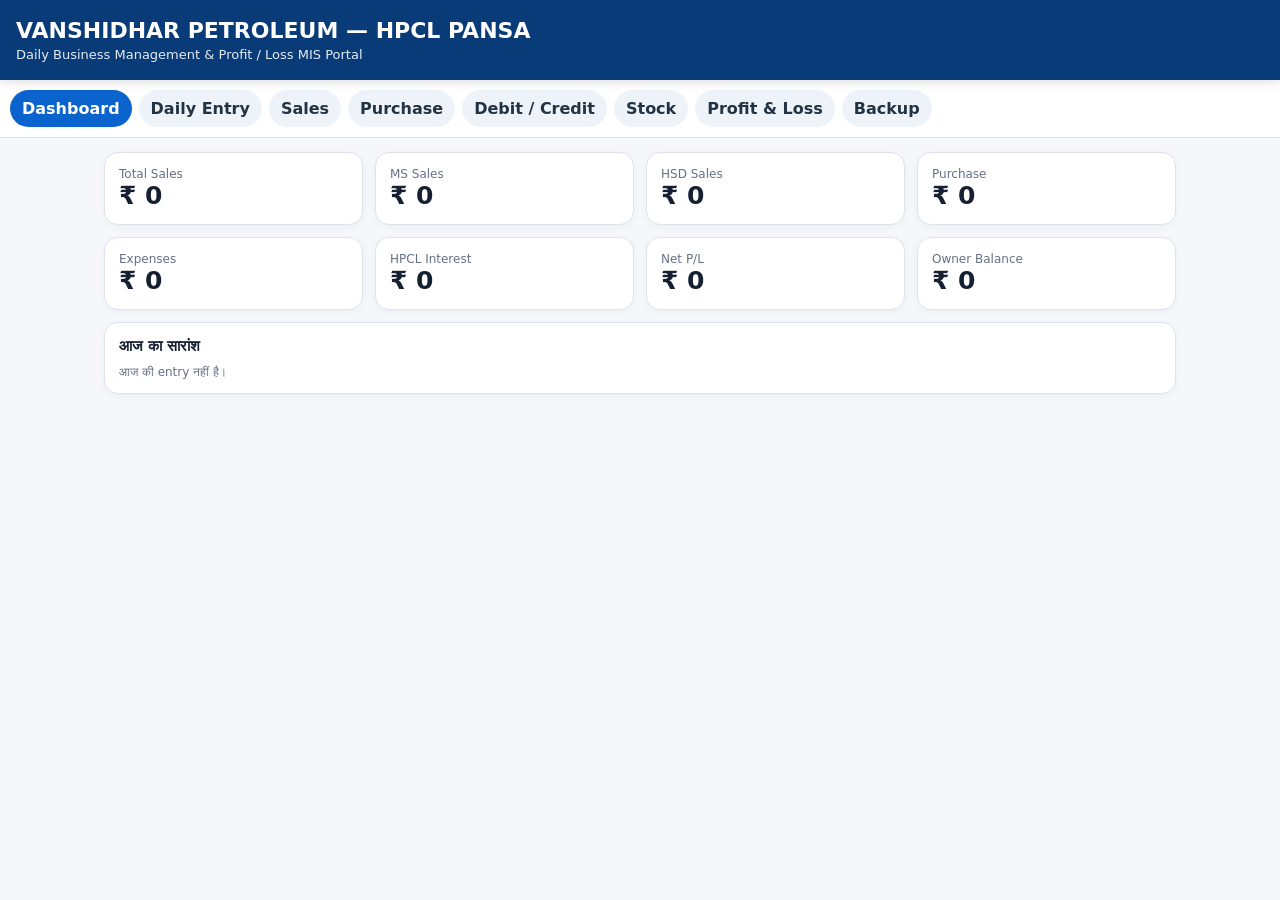
<file: index-1.html>
<!doctype html>
<html lang="hi">
<head>
<meta charset="utf-8">
<meta name="viewport" content="width=device-width,initial-scale=1">
<title>Vanshidhar Petroleum — Daily MIS Portal</title>
<style>
:root{--bg:#f5f7fb;--card:#fff;--ink:#172033;--muted:#657085;--line:#dde3ed;--accent:#0b63ce;--good:#138a4b;--bad:#c62828}
*{box-sizing:border-box}body{margin:0;font-family:system-ui,-apple-system,Segoe UI,Roboto,sans-serif;background:var(--bg);color:var(--ink)}
header{background:#083b78;color:white;padding:18px 16px;position:sticky;top:0;z-index:5;box-shadow:0 2px 10px #0002}
header h1{margin:0;font-size:22px}header p{margin:4px 0 0;opacity:.9;font-size:13px}
nav{display:flex;gap:7px;overflow:auto;padding:10px;background:#fff;border-bottom:1px solid var(--line);position:sticky;top:79px;z-index:4}
nav button{border:0;background:#eef3fa;color:#234;padding:9px 12px;border-radius:20px;white-space:nowrap;font-weight:650}
nav button.active{background:var(--accent);color:#fff}
main{max-width:1100px;margin:auto;padding:14px}.tab{display:none}.tab.active{display:block}
.grid{display:grid;grid-template-columns:repeat(auto-fit,minmax(210px,1fr));gap:12px}
.card{background:var(--card);border:1px solid var(--line);border-radius:14px;padding:14px;box-shadow:0 2px 8px #15233d0a}
.card h3{margin:0 0 10px;font-size:15px}.big{font-size:25px;font-weight:750}.muted{color:var(--muted);font-size:12px}
form{display:grid;grid-template-columns:repeat(auto-fit,minmax(190px,1fr));gap:10px}.full{grid-column:1/-1}
label{font-size:12px;font-weight:700;color:#47546b}input,select,button,textarea{font:inherit}input,select,textarea{width:100%;padding:10px;border:1px solid #cbd4e2;border-radius:9px;background:#fff}
.btn{border:0;border-radius:9px;padding:10px 14px;font-weight:700;cursor:pointer}.primary{background:var(--accent);color:#fff}.secondary{background:#edf2f8}.danger{background:#feecec;color:var(--bad)}
.actions{display:flex;gap:8px;flex-wrap:wrap;margin-top:12px}
table{width:100%;border-collapse:collapse;font-size:12px}th,td{padding:8px;border-bottom:1px solid var(--line);text-align:right}th:first-child,td:first-child{text-align:left}th{background:#f1f5fa;position:sticky;top:0}
.tablewrap{overflow:auto;max-height:480px;border:1px solid var(--line);border-radius:10px}
.note{background:#fff8df;border:1px solid #f0d87a;padding:10px;border-radius:10px;font-size:12px}
.positive{color:var(--good)}.negative{color:var(--bad)}
@media print{header,nav,.actions,.no-print{display:none!important}body{background:#fff}.tab{display:block!important}.card{box-shadow:none;break-inside:avoid}}
</style>
</head>
<body>
<header>
<h1>VANSHIDHAR PETROLEUM — HPCL PANSA</h1>
<p>Daily Business Management & Profit / Loss MIS Portal</p>
</header>
<nav>
<button data-tab="dash" class="active">Dashboard</button>
<button data-tab="entry">Daily Entry</button>
<button data-tab="sales">Sales</button>
<button data-tab="purchase">Purchase</button>
<button data-tab="accounts">Debit / Credit</button>
<button data-tab="stock">Stock</button>
<button data-tab="pl">Profit & Loss</button>
<button data-tab="data">Backup</button>
</nav>

<main>
<section id="dash" class="tab active">
<div class="grid" id="cards"></div>
<div class="card" style="margin-top:12px"><h3>आज का सारांश</h3><div id="todaySummary" class="muted">कोई entry नहीं।</div></div>
</section>

<section id="entry" class="tab">
<div class="card"><h3>Daily Entry — एक ही जगह से पूरा हिसाब</h3>
<form id="entryForm">
<div><label>Date</label><input id="eDate" type="date" required></div>
<div><label>MS Sale (Litres)</label><input id="msL" type="number" step="0.01" min="0"></div>
<div><label>HSD Sale (Litres)</label><input id="hsdL" type="number" step="0.01" min="0"></div>
<div><label>MS Sale Amount ₹</label><input id="msA" type="number" step="0.01" min="0"></div>
<div><label>HSD Sale Amount ₹</label><input id="hsdA" type="number" step="0.01" min="0"></div>
<div><label>HPCL Purchase ₹</label><input id="purA" type="number" step="0.01" min="0"></div>
<div><label>Cash Sale ₹</label><input id="cashA" type="number" step="0.01" min="0"></div>
<div><label>Credit / Udhaar Sale ₹</label><input id="creditA" type="number" step="0.01" min="0"></div>
<div><label>UPI / Card ₹</label><input id="upiA" type="number" step="0.01" min="0"></div>
<div><label>Expense ₹</label><input id="expA" type="number" step="0.01" min="0"></div>
<div><label>Owner Debit ₹</label><input id="odA" type="number" step="0.01" min="0"></div>
<div><label>Owner Credit ₹</label><input id="ocA" type="number" step="0.01" min="0"></div>
<div><label>HPCL Interest ₹</label><input id="intA" type="number" step="0.01" min="0"></div>
<div class="full"><label>Note</label><textarea id="note" rows="2"></textarea></div>
</form>
<div class="actions"><button class="btn primary" onclick="saveEntry()">Save / Update Entry</button><button class="btn secondary" onclick="document.getElementById('entryForm').reset();setDate()">Clear</button></div>
<div class="note" style="margin-top:10px">नोट: यह portal आपके entered figures पर calculation करता है। Fuel margin के लिए MS/HSD purchase cost या margin rate अलग से भरना जरूरी है; अनुमान लगाकर accounting नहीं करेगा।</div>
</div></section>

<section id="sales" class="tab"><div class="card"><h3>Sales Register</h3><div class="tablewrap"><table><thead><tr><th>Date</th><th>MS L</th><th>MS ₹</th><th>HSD L</th><th>HSD ₹</th><th>Cash</th><th>Credit</th><th>UPI/Card</th></tr></thead><tbody id="salesBody"></tbody></table></div></div></section>

<section id="purchase" class="tab"><div class="card"><h3>Purchase Register</h3><div class="tablewrap"><table><thead><tr><th>Date</th><th>HPCL Purchase ₹</th></tr></thead><tbody id="purBody"></tbody></table></div></div></section>

<section id="accounts" class="tab"><div class="card"><h3>Owner Debit / Credit & Interest</h3><div class="tablewrap"><table><thead><tr><th>Date</th><th>Owner Debit</th><th>Owner Credit</th><th>HPCL Interest</th><th>Expense</th></tr></thead><tbody id="accBody"></tbody></table></div></div></section>

<section id="stock" class="tab">
<div class="card"><h3>Tank Stock</h3>
<form id="stockForm">
<div><label>Date</label><input id="sDate" type="date"></div>
<div><label>MS Opening (L)</label><input id="msOpen" type="number" step=".01"></div>
<div><label>MS Purchase (L)</label><input id="msPur" type="number" step=".01"></div>
<div><label>MS Closing (L)</label><input id="msClose" type="number" step=".01"></div>
<div><label>HSD Opening (L)</label><input id="hsdOpen" type="number" step=".01"></div>
<div><label>HSD Purchase (L)</label><input id="hsdPur" type="number" step=".01"></div>
<div><label>HSD Closing (L)</label><input id="hsdClose" type="number" step=".01"></div>
</form>
<div class="actions"><button class="btn primary" onclick="saveStock()">Save Stock</button></div>
<div class="tablewrap" style="margin-top:12px"><table><thead><tr><th>Date</th><th>MS Opening</th><th>MS Purchase</th><th>MS Closing</th><th>MS Calculated Sale</th><th>HSD Opening</th><th>HSD Purchase</th><th>HSD Closing</th><th>HSD Calculated Sale</th></tr></thead><tbody id="stockBody"></tbody></table></div>
</div></section>

<section id="pl" class="tab">
<div class="card"><h3>Profit & Loss</h3><div class="grid" id="plCards"></div>
<div class="note" style="margin-top:12px">Gross margin = Sale amount − entered purchase amount. Net P/L = Gross margin − expenses − HPCL interest. Owner debit/credit को business income/expense नहीं माना गया है; वे capital/account movements हैं.</div>
</div>
</section>

<section id="data" class="tab">
<div class="card"><h3>Backup / Restore</h3><p class="muted">इस browser में data local storage में रहता है। फोन बदलने/ browser data clear होने से पहले backup जरूर लें.</p>
<div class="actions"><button class="btn primary" onclick="exportData()">Download Backup</button><label class="btn secondary" style="display:inline-block">Restore Backup<input type="file" accept=".json" onchange="importData(event)" style="display:none"></label><button class="btn danger" onclick="clearAll()">Delete All Data</button></div>
</div></section>
</main>

<script>
const KEY='vp_mis_v2';
let db=JSON.parse(localStorage.getItem(KEY)||'{"entries":[],"stocks":[]}');
const n=x=>Number(x||0);
const money=x=>'₹ '+n(x).toLocaleString('en-IN',{maximumFractionDigits:2});
function save(){localStorage.setItem(KEY,JSON.stringify(db));render()}
function setDate(){document.getElementById('eDate').value=new Date().toISOString().slice(0,10);document.getElementById('sDate').value=document.getElementById('eDate').value}
function val(id){return document.getElementById(id).value}
function saveEntry(){
 const date=val('eDate'); if(!date){alert('Date चुनिए');return}
 const o={date,msL:n(val('msL')),hsdL:n(val('hsdL')),msA:n(val('msA')),hsdA:n(val('hsdA')),purA:n(val('purA')),cashA:n(val('cashA')),creditA:n(val('creditA')),upiA:n(val('upiA')),expA:n(val('expA')),odA:n(val('odA')),ocA:n(val('ocA')),intA:n(val('intA')),note:val('note')};
 const i=db.entries.findIndex(x=>x.date===date); if(i>=0) db.entries[i]=o; else db.entries.push(o); db.entries.sort((a,b)=>a.date.localeCompare(b.date)); save(); alert('Entry save हो गई');}
function saveStock(){
 const o={date:val('sDate'),msOpen:n(val('msOpen')),msPur:n(val('msPur')),msClose:n(val('msClose')),hsdOpen:n(val('hsdOpen')),hsdPur:n(val('hsdPur')),hsdClose:n(val('hsdClose'))};
 if(!o.date){alert('Date चुनिए');return} const i=db.stocks.findIndex(x=>x.date===o.date); if(i>=0)db.stocks[i]=o;else db.stocks.push(o);db.stocks.sort((a,b)=>a.date.localeCompare(b.date));save();alert('Stock save हो गया')}
function rows(){
 return db.entries.slice().sort((a,b)=>b.date.localeCompare(a.date))
}
function render(){
 const es=rows(), total=(k)=>es.reduce((s,x)=>s+n(x[k]),0);
 const sales=total('msA')+total('hsdA'), gross=sales-total('purA'), net=gross-total('expA')-total('intA');
 document.getElementById('cards').innerHTML=[
 ['Total Sales',money(sales)],['MS Sales',money(total('msA'))],['HSD Sales',money(total('hsdA'))],['Purchase',money(total('purA'))],
 ['Expenses',money(total('expA'))],['HPCL Interest',money(total('intA'))],['Net P/L',money(net)],['Owner Balance',money(total('ocA')-total('odA'))]
 ].map(x=>`<div class="card"><div class="muted">${x[0]}</div><div class="big">${x[1]}</div></div>`).join('');
 const t=new Date().toISOString().slice(0,10), x=db.entries.find(e=>e.date===t);
 document.getElementById('todaySummary').innerHTML=x?`MS ${x.msL} L / ${money(x.msA)} · HSD ${x.hsdL} L / ${money(x.hsdA)} · Purchase ${money(x.purA)} · Expense ${money(x.expA)} · Net (before other adjustments) ${money(x.msA+x.hsdA-x.purA-x.expA-x.intA)}`:'आज की entry नहीं है।';
 document.getElementById('salesBody').innerHTML=es.map(x=>`<tr><td>${x.date}</td><td>${x.msL}</td><td>${money(x.msA)}</td><td>${x.hsdL}</td><td>${money(x.hsdA)}</td><td>${money(x.cashA)}</td><td>${money(x.creditA)}</td><td>${money(x.upiA)}</td></tr>`).join('');
 document.getElementById('purBody').innerHTML=es.map(x=>`<tr><td>${x.date}</td><td>${money(x.purA)}</td></tr>`).join('');
 document.getElementById('accBody').innerHTML=es.map(x=>`<tr><td>${x.date}</td><td>${money(x.odA)}</td><td>${money(x.ocA)}</td><td>${money(x.intA)}</td><td>${money(x.expA)}</td></tr>`).join('');
 document.getElementById('stockBody').innerHTML=db.stocks.slice().sort((a,b)=>b.date.localeCompare(a.date)).map(x=>`<tr><td>${x.date}</td><td>${x.msOpen}</td><td>${x.msPur}</td><td>${x.msClose}</td><td>${x.msOpen+x.msPur-x.msClose}</td><td>${x.hsdOpen}</td><td>${x.hsdPur}</td><td>${x.hsdClose}</td><td>${x.hsdOpen+x.hsdPur-x.hsdClose}</td></tr>`).join('');
 document.getElementById('plCards').innerHTML=[['Sales',sales],['Purchase',total('purA')],['Gross Margin',gross],['Expenses',total('expA')],['HPCL Interest',total('intA')],['Net Profit / Loss',net]].map(x=>`<div class="card"><div class="muted">${x[0]}</div><div class="big ${x[1]<0?'negative':'positive'}">${money(x[1])}</div></div>`).join('');
}
function exportData(){const b=new Blob([JSON.stringify(db,null,2)],{type:'application/json'}),a=document.createElement('a');a.href=URL.createObjectURL(b);a.download='Vanshidhar-Petroleum-MIS-Backup.json';a.click()}
function importData(ev){const f=ev.target.files[0];if(!f)return;const r=new FileReader();r.onload=()=>{try{db=JSON.parse(r.result);save();alert('Backup restore हो गया')}catch(e){alert('Backup file गलत है')}};r.readAsText(f)}
function clearAll(){if(confirm('सारा data delete करना है? यह वापस नहीं आएगा जब तक backup न हो.')){db={entries:[],stocks:[]};save()}}
document.querySelectorAll('nav button').forEach(b=>b.onclick=()=>{document.querySelectorAll('nav button').forEach(x=>x.classList.remove('active'));document.querySelectorAll('.tab').forEach(x=>x.classList.remove('active'));b.classList.add('active');document.getElementById(b.dataset.tab).classList.add('active');render()});
setDate();render();
</script>
</body></html>
</file>
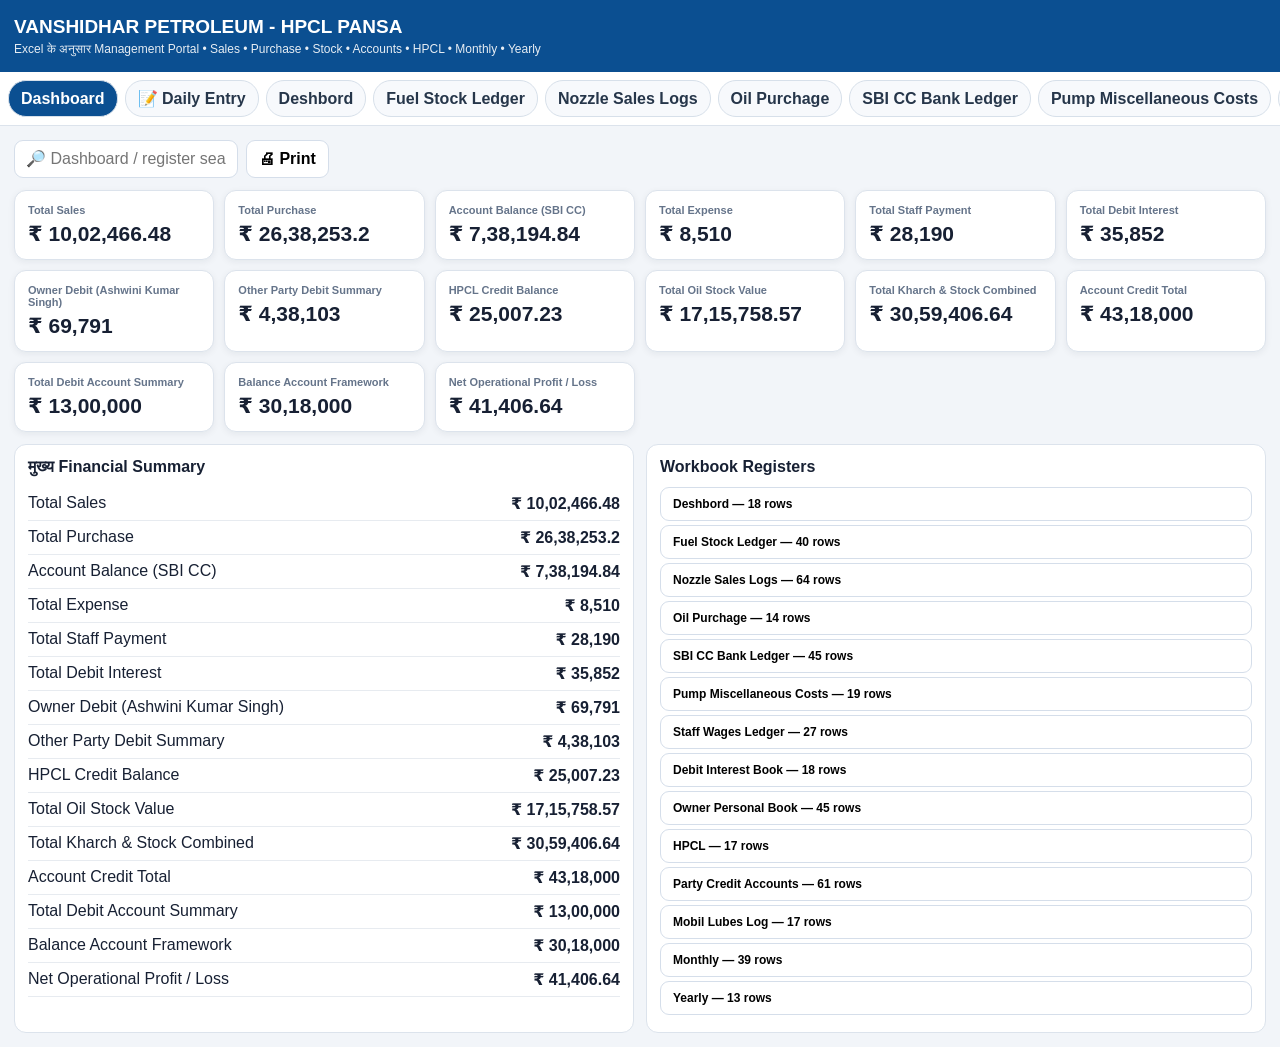
<file: index-3.html>
<!doctype html>
<html lang="hi">
<head>
<meta charset="utf-8">
<meta name="viewport" content="width=device-width,initial-scale=1">
<title>Vanshidhar Petroleum - HPCL Pansa</title>
<style>
*{box-sizing:border-box}body{margin:0;background:#f2f5f9;color:#172033;font-family:Arial,system-ui,sans-serif}
header{background:#0b4f91;color:#fff;padding:16px 14px;position:sticky;top:0;z-index:20}
h1{font-size:19px;margin:0;font-weight:800}.sub{font-size:12px;margin-top:4px;opacity:.9}
nav{background:#fff;border-bottom:1px solid #dce3ec;padding:8px;display:flex;gap:7px;overflow:auto;position:sticky;top:66px;z-index:19}
nav button{border:1px solid #d7e0ea;background:#f7f9fc;border-radius:18px;padding:8px 12px;white-space:nowrap;font-weight:700;color:#26364a}
nav button.active{background:#0b4f91;color:#fff}
main{max-width:1500px;margin:auto;padding:14px}.toolbar{display:flex;gap:8px;flex-wrap:wrap;margin-bottom:12px}
input,select,button{font:inherit}input{border:1px solid #d5deea;border-radius:9px;padding:9px 11px;background:#fff}
.btn{border:1px solid #d5deea;background:#fff;border-radius:9px;padding:9px 12px;font-weight:700}
.cards{display:grid;grid-template-columns:repeat(auto-fit,minmax(190px,1fr));gap:10px}
.card{background:#fff;border:1px solid #dce3ec;border-radius:12px;padding:13px;box-shadow:0 2px 7px #17203310}
.label{font-size:11px;color:#65748a;font-weight:700}.num{font-size:21px;font-weight:850;margin-top:6px}
.grid{display:grid;grid-template-columns:1fr 1fr;gap:12px;margin-top:12px}.panel{background:#fff;border:1px solid #dce3ec;border-radius:12px;padding:13px}
h2{font-size:16px;margin:0 0 11px}.tablebox{overflow:auto;max-height:68vh;border:1px solid #e0e6ee;border-radius:8px}
table{border-collapse:collapse;width:100%;min-width:700px;font-size:12px}th,td{border-bottom:1px solid #e7ebf0;padding:8px;text-align:left;white-space:nowrap}th{background:#f6f8fb;position:sticky;top:0;z-index:2}
.note{font-size:12px;color:#697789}.hidden{display:none}
.formgrid{display:grid;grid-template-columns:repeat(2,minmax(0,1fr));gap:10px}
.formgrid label{font-size:12px;font-weight:700;color:#526174}
.formgrid input,.formgrid select,.formgrid textarea{width:100%;margin-top:5px;border:1px solid #d5deea;border-radius:9px;padding:10px;background:#fff}
.formgrid textarea{min-height:90px;resize:vertical}
.formfull{grid-column:1/-1}
.primary{background:#0b4f91;color:#fff;border-color:#0b4f91}
.entrytable{margin-top:14px}
@media(max-width:800px){.grid{grid-template-columns:1fr}.num{font-size:19px}nav{top:64px}.formgrid{grid-template-columns:1fr}}
@media(max-width:800px){.grid{grid-template-columns:1fr}.num{font-size:19px}nav{top:64px}}
@media print{nav,.toolbar{display:none}header{position:static}.tablebox{max-height:none;overflow:visible}}
</style>
</head>
<body>
<header><h1>VANSHIDHAR PETROLEUM - HPCL PANSA</h1><div class="sub">Excel के अनुसार Management Portal • Sales • Purchase • Stock • Accounts • HPCL • Monthly • Yearly</div></header>
<nav id="tabs"></nav>
<main>
<section id="dash">
<div class="toolbar"><input id="q" placeholder="🔎 Dashboard / register search" oninput="renderSheet()"><button class="btn" onclick="window.print()">🖨 Print</button></div>
<div class="cards" id="cards"></div>
<div class="grid">
<div class="panel"><h2>मुख्य Financial Summary</h2><div id="summary"></div></div>
<div class="panel"><h2>Workbook Registers</h2><div id="quick" class="note"></div></div>
</div>
</section>

<section id="daily" class="hidden">
  <div class="grid">
    <div class="panel">
      <h2>📝 Daily Entry</h2>
      <div class="note">दिन का हिसाब एक बार यहाँ दर्ज करें। Entry इस मोबाइल/ब्राउज़र में सुरक्षित रहेगी।</div>
      <form id="dailyForm" onsubmit="saveDailyEntry(event)" style="margin-top:12px">
        <div class="formgrid">
          <label>Date
            <input id="deDate" type="date" required>
          </label>
          <label>Category / Purpose
            <select id="dePurpose" required>
              <option value="">Select</option>
              <option>Sales</option>
              <option>Purchase</option>
              <option>Expense</option>
              <option>Staff Payment</option>
              <option>Debit Interest</option>
              <option>Owner Credit</option>
              <option>Owner Debit</option>
              <option>Party Credit</option>
              <option>Party Debit</option>
              <option>Bank / Account</option>
              <option>Other</option>
            </select>
          </label>
          <label>Description
            <input id="deDesc" placeholder="जैसे HPCL Purchase / Staff Salary" required>
          </label>
          <label>Amount (₹)
            <input id="deAmount" type="number" step="0.01" min="0" placeholder="0.00" required>
          </label>
          <label class="formfull">Remarks
            <textarea id="deRemarks" placeholder="कोई अतिरिक्त विवरण"></textarea>
          </label>
          <div class="formfull">
            <button class="btn primary" type="submit">💾 Save Entry</button>
            <button class="btn" type="button" onclick="clearDailyForm()">Clear</button>
          </div>
        </div>
      </form>
    </div>
    <div class="panel">
      <h2>आज की Daily Entries</h2>
      <div id="dailySummary" class="note"></div>
      <div class="tablebox entrytable">
        <table id="dailyTbl">
          <thead><tr><th>Date</th><th>Purpose</th><th>Description</th><th>Amount</th><th>Remarks</th><th>Action</th></tr></thead>
          <tbody></tbody>
        </table>
      </div>
    </div>
  </div>
</section>

<section id="sheet" class="hidden">
<div class="toolbar"><input id="sq" placeholder="🔎 इस register में खोजें" oninput="renderSheet()"><button class="btn" onclick="showDash()">← Dashboard</button></div>
<div class="panel"><h2 id="title"></h2><div class="note" id="count"></div><div class="tablebox"><table id="tbl"></table></div></div>
</section>
</main>
<script>
const DATA={"metrics": {"Total Sales": 1002466.48, "Total Purchase": 2638253.2, "Account Balance (SBI CC)": 738194.84, "Total Expense": 8510, "Total Staff Payment": 28190, "Total Debit Interest": 35852, "Owner Debit (Ashwini Kumar Singh)": 69791, "Other Party Debit Summary": 438103, "HPCL Credit Balance": 25007.23, "Total Oil Stock Value": 1715758.57, "Total Kharch & Stock Combined": 3059406.64, "Account Credit Total": 4318000, "Total Debit Account Summary": 1300000, "Balance Account Framework": 3018000, "Net Operational Profit / Loss": 41406.64}, "sheets": {"Deshbord": [["VANSHIDHAR PETROLEUM - HPCL PANSA", "", "", "", "", "", "", "", ""], ["Date : 14-Sep-2026 ", "", "", "", "", "", "", "", ""], ["Financial Metric / Indicator", "Amount Value (INR)", "", "", "", "", "", "", ""], ["Total Sales", 1002466.48, "", "", "", "", "", "", ""], ["Total Purchase", 2638253.2, "", "", "", "", "", "", ""], ["Account Balance (SBI CC)", 738194.84, "", "", "", "", "", "", ""], ["Total Expense", 8510, "", "", "", "", "", "", ""], ["Total Staff Payment", 28190, "", "", "", "", "", "", ""], ["Total Debit Interest", 35852, "", "", "", "", "", "", ""], ["Owner Debit (Ashwini Kumar Singh)", 69791, "", "", "", "", "", "", ""], ["Other Party Debit Summary", 438103, "", "", "", "", "", "", ""], ["HPCL Credit Balance", 25007.23, "", "", "", "", "", "", ""], ["Total Oil Stock Value", 1715758.57, "", "", "", "", "", "", ""], ["Total Kharch & Stock Combined", 3059406.64, "", "", "", "", "", "", ""], ["Account Credit Total", 4318000, "", "", "", "", "", "", ""], ["Total Debit Account Summary", 1300000, "", "", "", "", "", "", ""], ["Balance Account Framework", 3018000, "", "", "", "", "", "", ""], ["Net Operational Profit / Loss", 41406.64, "", "", "", "", "", "", ""]], "Fuel Stock Ledger": [["VANSHIDHAR PETROLEUM - HPCL PANSA (FUEL STOCK LEDGER)", "", "", "", "", "", "", "", "", "", "", ""], ["Date", "MS Opening", "MS Purchase", "MS Sale", "MS Closing", "Stock Value", "HSD Opening", "HSD Purchase", "HSD Sale", "HSD Closing", "Stock Value", "Status"], ["2026-08-26", 1141, 5000, 0, 6141, 657701.1, 1177, 9000, 0, 10177, 1039784.09, "Open"], ["2026-08-27", 6141, 0, 682.34, 5458.66, 584622.49, 10177, 0, 714.43, 9462.57, 966790.78, "Open"], ["2026-08-28", 5458.66, 0, 674.47, 4784.19, 512386.75, 9462.57, 0, 40.71, 9421.86, 962631.44, "Open"], ["2026-08-29", 4784.19, 0, 298, 4486.19, 480470.95, 9421.86, 0, 13, 9408.86, 961303.23, "Open"], ["2026-08-30", 4486.19, 0, 325.92, 4160.27, 445564.92, 9408.86, 0, 68.83, 9340.03, 954270.87, "Open"], ["2026-08-31", 4160.27, 0, 432.86, 3727.41, 399205.61, 9340.03, 0, 927.33, 8412.7, 859525.56, "Open"], ["2026-09-01", 3727.41, 0, 163.58, 3563.83, 381686.19, 8412.7, 0, 10.93, 8401.77, 858408.84, "Open"], ["2026-09-02", 3563.83, 0, 220.2, 3343.63, 358102.77, 8401.77, 0, 12.97, 8388.8, 857083.7, "Open"], ["2026-09-03", 3343.63, 0, 299.81, 3043.82, 325445.23, 8388.8, 0, 158.76, 8230.04, 840533.99, "Open"], ["2026-09-04", 3043.82, 0, 212, 2831.82, 302778.19, 8230.04, 0, 108, 8122.04, 829503.95, "Open"], ["2026-09-05", 2831.82, 0, 0, 2831.82, 302778.19, 8122.04, 0, 0, 8122.04, 829503.95, "Close"], ["2026-09-06", 2831.82, 0, 427.55, 2404.27, 257064.55, 8122.04, 0, 167.72, 7954.32, 812374.7, "Open"], ["2026-09-07", 2404.27, 0, 383.95, 2020.32, 216012.61, 7954.32, 0, 58.45, 7895.87, 806405.2, "Open"], ["2026-09-08", 2020.32, 0, 255.87, 1764.45, 188654.99, 7895.87, 0, 82.16, 7813.71, 798014.2, "Open"], ["2026-09-09", 1764.45, 8000, 313.28, 9451.17, 1010519.1, 7813.71, 4000, 89.87, 11723.84, 1197355.78, "Open"], ["2026-09-10", 9451.17, 0, 383.32, 9067.85, 969534.52, 11723.84, 0, 197.69, 11526.15, 1177165.7, "Open"], ["2026-09-11", 9067.85, 0, 337.29, 8730.56, 933471.48, 11526.15, 0, 61.1, 11465.05, 1170925.56, "Open"], ["2026-09-12", 8730.56, 0, 367.65, 8362.91, 894162.34, 11465.05, 0, 28.49, 11436.56, 1168015.87, "Open"], ["2026-09-13", 8362.91, 0, 435.28, 7927.63, 847622.2, 11436.56, 0, 103.81, 11332.75, 1157413.76, "Open"], ["2026-09-14", 7927.63, 0, 336.64, 7590.99, 811628.65, 11332.75, 0, 108.5, 11224.25, 1146781.62, "Open"], ["2026-09-15", 7590.99, 0, "", 7590.99, 811628.65, 11224.25, 0, "", 11224.25, 1146781.62, "Open"], ["2026-09-16", "", "", "", "", "", "", "", "", "", "", ""], ["2026-09-17", "", "", "", "", "", "", "", "", "", "", ""], ["2026-09-18", "", "", "", "", "", "", "", "", "", "", ""], ["2026-09-19", "", "", "", "", "", "", "", "", "", "", ""], ["2026-09-20", "", "", "", "", "", "", "", "", "", "", ""], ["2026-09-21", "", "", "", "", "", "", "", "", "", "", ""], ["2026-09-22", "", "", "", "", "", "", "", "", "", "", ""], ["2026-09-23", "", "", "", "", "", "", "", "", "", "", ""], ["2026-09-24", "", "", "", "", "", "", "", "", "", "", ""], ["2026-09-25", "", "", "", "", "", "", "", "", "", "", ""], ["2026-09-26", "", "", "", "", "", "", "", "", "", "", ""], ["2026-09-27", "", "", "", "", "", "", "", "", "", "", ""], ["2026-09-28", "", "", "", "", "", "", "", "", "", "", ""], ["Total Sum Variance", 1141, 13000, 6550.01, 7590.99, "", 1177, 13000, 2952.75, 11224.25, "", "-"], ["", "", "", "", "", "", "", "", "", "", "", ""], ["", "", 6449.99, "", "", "", "", 10047.25, "", "", "", ""], ["", "", 689632.93, "", "", 1715758.57, "", 1026125.64, "", "", "", ""]], "Nozzle Sales Logs": [["VANSHIDHAR PETROLEUM - HPCL PANSA (NOZZLE SALES LOGS)", "", "", "", "", "", "", "", ""], ["Date", "Product", "Nozzle #", "Rate/Ltr", "Quantity (Ltr)", "Total Amount", "Payment Mode", "Customer Type", "Status"], ["2028-08-27", "MS(Petrol)", 3, 107.1, 682.34, 73078.61, "UPI/Cash", "Retail", "Open"], ["2028-08-27", "HSD(Diesel)", 3, 102.17, 714.43, 72993.31, "UPI/Cash", "Retail", "Open"], ["2028-08-28", "MS(Petrol)", 3, 107.1, 674.47, 72235.74, "UPI/Cash", "Retail", "Open"], ["2028-08-28", "HSD(Diesel)", 3, 102.17, 40.71, 4159.34, "UPI/Cash", "Retail", "Open"], ["2028-08-29", "MS(Petrol)", 3, 107.1, 298, 31915.8, "UPI/Cash", "Retail", "Open"], ["2028-08-29", "HSD(Diesel)", 3, 102.17, 13, 1328.21, "UPI/Cash", "Retail", "Open"], ["2028-08-30", "MS(Petrol)", 3, 107.1, 325.92, 34906.03, "UPI/Cash", "Retail", "Open"], ["2028-08-30", "HSD(Diesel)", 3, 102.17, 68.83, 7032.36, "UPI/Cash", "Retail", "Open"], ["2028-08-31", "MS(Petrol)", 3, 107.1, 432.86, 46359.31, "UPI/Cash", "Retail", "Open"], ["2028-08-31", "HSD(Diesel)", 3, 102.17, 927.33, 94745.31, "UPI/Cash", "Retail", "Open"], ["2026-09-01", "MS(Petrol)", 3, 107.1, 163.58, 17519.42, "UPI/Cash", "Retail", "Open"], ["2026-09-01", "HSD(Diesel)", 3, 102.17, 10.93, 1116.72, "UPI/Cash", "Retail", "Open"], ["2026-09-02", "MS(Petrol)", 3, 107.1, 220.2, 23583.42, "UPI/Cash", "Retail", "Open"], ["2026-09-02", "HSD(Diesel)", 3, 102.17, 12.97, 1325.14, "UPI/Cash", "Retail", "Open"], ["2026-09-03", "MS(Petrol)", 3, 106.92, 299.81, 32055.69, "UPI/Cash", "Retail", "Open"], ["2026-09-03", "HSD(Diesel)", 3, 102.13, 158.76, 16214.16, "UPI/Cash", "Retail", "Open"], ["2026-09-04", "MS(Petrol)", 3, 106.92, 212, 22667.04, "UPI/Cash", "Retail", "Open"], ["2026-09-04", "HSD(Diesel)", 3, 102.13, 108, 11030.04, "UPI/Cash", "Retail", "Open"], ["2026-09-05", "MS(Petrol)", 0, 106.92, 0, 0, "None", "Closed Operations", "Close"], ["2026-09-06", "MS(Petrol)", 0, 106.92, 427.55, 45713.65, "UPI/Cash", "Retail", "Open"], ["2026-09-06", "HSD(Diesel)", 0, 102.13, 167.72, 17129.24, "UPI/Cash", "Retail", "Open"], ["2026-09-07", "MS(Petrol)", 0, 106.92, 383.95, 41051.93, "UPI/Cash", "Retail", "Open"], ["2026-09-07", "HSD(Diesel)", 0, 102.13, 58.45, 5969.5, "UPI/Cash", "Retail", "Open"], ["2026-09-08", "MS(Petrol)", 0, 106.92, 255.87, 27357.62, "UPI/Cash", "Retail", "Open"], ["2026-09-08", "HSD(Diesel)", 0, 102.13, 82.16, 8391, "UPI/Cash", "Retail", "Open"], ["2026-09-09", "MS(Petrol)", 0, 106.92, 313.28, 33495.9, "UPI/Cash", "Retail", "Open"], ["2026-09-09", "HSD(Diesel)", 0, 102.13, 89.87, 9178.42, "UPI/Cash", "Retail", "Open"], ["2026-09-10", "MS(Petrol)", 0, 106.92, 383.32, 40984.57, "UPI/Cash", "Retail", "Open"], ["2026-09-10", "HSD(Diesel)", 0, 102.13, 197.69, 20190.08, "UPI/Cash", "Retail", "Open"], ["2026-09-11", "MS(Petrol)", 0, 106.92, 337.29, 36063.05, "UPI/Cash", "Retail", "Open"], ["2026-09-11", "HSD(Diesel)", 0, 102.13, 61.1, 6240.14, "UPI/Cash", "Retail", "Open"], ["2026-09-12", "MS(Petrol)", 0, 106.92, 367.65, 39309.14, "UPI/Cash", "Retail", "Open"], ["2026-09-12", "HSD(Diesel)", 0, 102.13, 28.49, 2909.68, "UPI/Cash", "Retail", "Open"], ["2026-09-13", "MS(Petrol)", 0, 106.92, 435.28, 46540.14, "UPI/Cash", "Retail", "Open"], ["2026-09-13", "HSD(Diesel)", 0, 102.13, 103.81, 10602.12, "UPI/Cash", "Retail", "Open"], ["2026-09-14", "MS(Petrol)", 0, 106.92, 336.64, 35993.55, "UPI/Cash", "Retail", "Open"], ["2026-09-14", "HSD(Diesel)", 0, 102.13, 108.5, 11081.1, "UPI/Cash", "Retail", "Open"], ["2026-09-15", "MS(Petrol)", 0, 106.92, "", 0, "UPI/Cash", "Retail", "Open"], ["2026-09-15", "HSD(Diesel)", 0, 102.13, "", 0, "UPI/Cash", "Retail", "Open"], ["", "", "", "", "", "", "", "", ""], ["", "", "", "", "", "", "", "", ""], ["", "", "", "", "", "", "", "", ""], ["", "", "", "", "", "", "", "", ""], ["", "", "", "", "", "", "", "", ""], ["", "", "", "", "", "", "", "", ""], ["", "", "", "", "", "", "", "", ""], ["", "", "", "", "", "", "", "", ""], ["", "", "", "", "", "", "", "", ""], ["", "", "", "", "", "", "", "", ""], ["", "", "", "", "", "", "", "", ""], ["", "", "", "", "", "", "", "", ""], ["", "", "", "", "", "", "", "", ""], ["", "", "", "", "", "", "", "", ""], ["", "", "", "", "", "", "", "", ""], ["", "", "", "", "", "", "", "", ""], ["", "", "", "", "", "", "", "", ""], ["", "", "", "", "", "", "", "", ""], ["", "", "", "", "", "", "", "", ""], ["", "", "", "", "", "", "", "", ""], ["", "", "", "", "", "", "", "", ""], ["", "", "", "", "", "", "", "", ""], ["Cumulative Total Sales", "-", "-", "-", 9502.76, 1002466.48, "-", "-", "-"]], "Oil Purchage": [["VANSHIDHAR PETROLEUM - HPCL PANSA", "", "", "", "", "", ""], ["Date", "Product", "HPCL Invoice/Challan", "Quantity (Ltr)", "Rate", "Amount", "Status"], ["26-Aug-2026", "MS(Petrol)", 9024681788, 5000, 103.3, 516477, "Open"], ["26-Aug-2026", "HSD ( Diesel )", 9024681788, 9000, 99.77, 897923.43, "Open"], ["09-Sep-2026", "MS(Petrol)", 9025011982, 8000, 103.12, 824935.3, "Open"], ["09-Sep-2026", "HSD ( Diesel )", 9025011982, 4000, 99.73, 398917.47, "Open"], ["", "", "", "", "", "", ""], ["", "", "", "", "", "", ""], ["", "", "", "", "", "", ""], ["", "", "", "", "", "", ""], ["", "", "", "", "", "", ""], ["", "", "", "", "", "", ""], ["", "", "", "", "", "", ""], ["", "", "", 26000, "", 2638253.2, ""]], "SBI CC Bank Ledger": [["VANSHIDHAR PETROLEUM - HPCL PANSA (SBI CC BANK LEDGER)", "", "", "", "", "", ""], ["Date", "Bank/Account No", "Particular Description", "Credit (+)", "Debit (-)", "Balance Out", "Status"], ["24-Aug-2026", "State Bank Of India", "CC Loan Account Credit Vanshidhar", 3000000, 0, 3000000, "Open"], ["24-Aug-2026", "SBI/45496939063", "CC Loan Se Kisi Trust Ke Name Pe Debit", 0, 17700, 2982300, "Open"], ["24-Aug-2026", "SBI/45496939063", "Edfs Account Close Debit", 0, 900000, 2082300, "Open"], ["24-Aug-2026", "SBI/45496939063", "Oil Purchage Hpcl Debit", 0, 900000, 1182300, "Open"], ["25-Aug-2026", "SBI/45496939063", "CC Loan Account Debit Against Charges", 0, 14160, 1168140, "Open"], ["2026-08-27", "SBI/45496939063", "Customer Online Payment", 39745, 0, 1207885, "Open"], ["2026-08-28", "SBI/45496939063", "Customer Online Payment", 33573, 0, 1241458, "Open"], ["2026-08-29", "SBI/45496939063", "Customer Online Payment", 10074, 0, 1251532, "Open"], ["2026-08-30", "SBI/45496939063", "Customer Online Payment", 13815, 0, 1265347, "Open"], ["2026-08-31", "SBI/45496939063", "Customer Online Payment & Intrest Debit", 14082, 3992, 1275437, "Open"], ["2026-09-01", "SBI/45496939063", "Customer Online Payment", 2974, 0, 1278411, "Open"], ["2026-09-02", "SBI/45496939063", "Customer Online Payment", 12059.84, 0, 1290470.84, "Open"], ["2026-09-03", "SBI/45496939063", "Customer Online Payment", 25275, 0, 1315745.84, "Open"], ["2026-09-04", "SBI/45496939063", "Customer Online Payment", 17603, 0, 1333348.84, "Open"], ["2026-09-05", "SBI/45496939063", "Customer Online Payment", 1031, 0, 1334379.84, "Open"], ["2026-09-06", "SBI/45496939063", "Customer Online Payment", 26758, 0, 1361137.84, "Open"], ["2026-09-07", "SBI/45496939063", "Customer Online Payment", 21038, 0, 1382175.84, "Open"], ["2026-09-08", "SBI/45496939063", "Customer Online UPI & Oil Purchase HPCL", 17356, 820000, 579531.84, "Open"], ["2026-09-09", "SBI/45496939063", "Customer Online Payment", 17750, 0, 597281.84, "Open"], ["2026-09-10", "SBI/45496939063", "Customer Online Payment", 21991, 0, 619272.84, "Open"], ["2026-09-11", "SBI/45496939063", "Customer Online Payment", 41398, 0, 660670.84, "Open"], ["2026-09-12", "SBI/45496939063", "Customer Online Payment", 27596, 0, 688266.84, "Open"], ["2026-09-13", "SBI/45496939063", "Customer Online Payment", 25315, 0, 713581.84, "Open"], ["2026-09-14", "SBI/45496939063", "Customer Online Payment Status", 24613, 0, 738194.84, "Open"], ["2026-09-15", "SBI/45496939063", "Customer Online Payment Status", "", "", 738194.84, "Open"], ["2026-09-16", "", "", "", "", "", ""], ["2026-09-17", "", "", "", "", "", ""], ["2026-09-18", "", "", "", "", "", ""], ["2026-09-19", "", "", "", "", "", ""], ["2026-09-20", "", "", "", "", "", ""], ["2026-09-21", "", "", "", "", "", ""], ["2026-09-22", "", "", "", "", "", ""], ["2026-09-23", "", "", "", "", "", ""], ["2026-09-24", "", "", "", "", "", ""], ["2026-09-25", "", "", "", "", "", ""], ["2026-09-26", "", "", "", "", "", ""], ["2026-09-27", "", "", "", "", "", ""], ["2026-09-28", "", "", "", "", "", ""], ["2026-09-29", "", "", "", "", "", ""], ["2026-09-30", "", "", "", "", "", ""], ["2026-09-31", "", "", "", "", "", ""], ["2026-09-32", "", "", "", "", "", ""], ["Account Balance Closing Summary", "-", "Net Accumulation", 3394046.84, 2655852, 738194.84, "-"]], "Pump Miscellaneous Costs": [["VANSHIDHAR PETROLEUM - HPCL PANSA (PUMP MISCELLANEOUS COSTS)", "", "", "", "", ""], ["Date", "Expense Account Head", "Particular Activity Detail", "Amount Cost", "Transaction Mode", "Status"], ["2026-08-27", "CC Loan Open Sbi", "Balance Sheet CA Certification audit fees", 6000, "Phone Pe Payment", "Open"], ["2026-08-29", "Ankit Mali", "Phool Mala Decor Daily Routine Cost", 300, "Petrol Pump Cash", "Open"], ["2026-08-30", "Ankit Mali", "Phool Mala Decor Daily Routine Cost", 300, "Petrol Pump Cash", "Open"], ["2026-09-06", "Pump Expense", "GVR Machine New Battery replacement 12volt", 1060, "Electricity / Store Cash", "Open"], ["2026-09-06", "Pump Expense", "CVT Stabilizer Repair Maintenance Control Card", 850, "Electricity / Store Cash", "Open"], ["", "", "", "", "", ""], ["", "", "", "", "", ""], ["", "", "", "", "", ""], ["", "", "", "", "", ""], ["", "", "", "", "", ""], ["", "", "", "", "", ""], ["", "", "", "", "", ""], ["", "", "", "", "", ""], ["", "", "", "", "", ""], ["", "", "", "", "", ""], ["", "", "", "", "", ""], ["Total Pump General Expenses", "-", "Aggregated Miscellaneous Cash Costs", 8510, "-", "-"]], "Staff Wages Ledger": [["VANSHIDHAR PETROLEUM - HPCL PANSA (STAFF WAGES LEDGER)", "", "", "", "", ""], ["Date", "Staff Member Name", "Particular Specific Detail", "Payment Amount", "Disbursal Mode", "Status"], ["2026-08-27", "Dharmendra Kumar Singh", "Phone Pay Rakhi & Sweet Festival Gift", 500, "Salary Advance Mode", "Open"], ["2026-08-28", "Dharmendra Kumar Singh", "Personal Works Rakhi Gift Festive", 2370, "Salary Advance Mode", "Open"], ["2026-08-28", "Sourabh Kumar Singh", "Personal works advanced allocation", 1900, "Salary Advance Mode", "Open"], ["2026-08-29", "Sourabh Kumar Singh", "Personal works advanced allocation", 2100, "Salary Advance Mode", "Open"], ["2026-08-29", "Dharmendra Kumar Singh", "Personal works advance draw", 1050, "Salary Advance Mode", "Open"], ["2026-08-30", "Dharmendra Kumar Singh", "Personal works advance draw", 210, "Salary Advance Mode", "Open"], ["2026-08-31", "Sourabh Kumar Singh", "Personal works emergency cash", 100, "Salary Advance Mode", "Open"], ["2026-09-01", "Dharmendra Kumar Singh", "Personal works running cash allocation", 5150, "Salary Advance Mode", "Open"], ["2026-09-04", "Sourabh Kumar Singh", "Final Monthly Payment Aug-26 Clearance", 8900, "Salary Settlement Clear", "Open"], ["2026-09-08", "Dharmendra Kumar Singh", "Personal works intermediate draw", 2200, "Salary Advance Mode", "Open"], ["2026-09-10", "Dharmendra Kumar Singh", "Gudu Mistry repairs pump tip payment", 500, "Salary Advance Mode", "Open"], ["2026-09-11", "Dharmendra Kumar Singh", "Customer Phone Pe Adjustment Entry", 210, "Salary Advance Mode", "Open"], ["2026-09-13", "Dharmendra Kumar Singh", "Personal works closing advance draw", 3000, "Salary Advance Mode", "Open"], ["", "", "", "", "", ""], ["", "", "", "", "", ""], ["", "", "", "", "", ""], ["", "", "", "", "", ""], ["", "", "", "", "", ""], ["", "", "", "", "", ""], ["", "", "", "", "", ""], ["", "", "", "", "", ""], ["", "", "", "", "", ""], ["", "", "", "", "", ""], ["", "", "", "", "", ""], ["Total Staff Wages Disbursed", "-", "Summed Operational Labor Costs", 28190, "-", "-"]], "Debit Interest Book": [["VANSHIDHAR PETROLEUM - HPCL PANSA (DEBIT INTEREST BOOK)", "", "", "", "", ""], ["Date", "Account/Loan Profile", "Interest Particular Detail", "Interest Amount", "Billing Class", "Status"], ["24-Aug-2026", "SBI/45496939063", "CC Loan Account Opening Entry Trust", 17700, "Debit Charge Entry", "Open"], ["25-Aug-2026", "SBI/45496939063", "CC Loan Account Processing Charges", 14160, "Debit Charge Entry", "Open"], ["2026-08-31", "SBI/45496939063", "CC Loan Account Accumulated Interest", 3992, "Interest Applied", "Open"], ["", "", "", "", "", ""], ["", "", "", "", "", ""], ["", "", "", "", "", ""], ["", "", "", "", "", ""], ["", "", "", "", "", ""], ["", "", "", "", "", ""], ["", "", "", "", "", ""], ["", "", "", "", "", ""], ["", "", "", "", "", ""], ["", "", "", "", "", ""], ["", "", "", "", "", ""], ["", "", "", "", "", ""], ["Total Debit Interest Summary", "-", "Consolidated Cost Value", 35852, "-", "-"]], "Owner Personal Book": [["VANSHIDHAR PETROLEUM - HPCL PANSA (OWNER PERSONAL BOOK)", "", "", "", "", "", ""], ["Date", "Owner Entity Name", "Particular Transaction Detail", "Credit Amount", "Debit Amount", "Balance Standing", "Status"], ["2026-08-28", "Ashwinini Kumar Singh", "Kumar Priyanka Singh Mobile Recharge", 0, 350, -350, "Open"], ["2026-08-28", "Ashwinini Kumar Singh", "Arun Mehta Cash Muslim Boy Copy Pen Gift", 0, 2500, -2850, "Open"], ["2026-08-29", "Ashwinini Kumar Singh", "Vivek Singh Tractore Driver", 0, 2550, -5400, "Open"], ["2026-08-29", "Ashwinini Kumar Singh", "Parsal Account Charges", 0, 250, -5650, "Open"], ["2026-08-30", "Ashwinini Kumar Singh", "Parsal Delivery Expenses", 0, 1435, -7085, "Open"], ["2026-08-31", "Ashwinini Kumar Singh", "Parsal Dto Fare Dharmveer Bus Driver", 0, 50, -7135, "Open"], ["2026-09-02", "Ashwinini Kumar Singh", "Mithi Lic Dk Pathak Policy", 0, 11031, -18166, "Open"], ["2026-09-03", "Ashwinini Kumar Singh", "Vivek Singh Tractore Payment", 0, 10000, -28166, "Open"], ["2026-09-06", "Ashwinini Kumar Singh", "Krishna Janmasthmi Chanda Festival", 0, 1022, -29188, "Open"], ["2026-09-06", "Ashwinini Kumar Singh", "Bullet Bike Petrol Pump Self", 0, 150, -29338, "Open"], ["2026-09-07", "Ashwinini Kumar Singh", "Bullet Bike Petrol Pump Self", 0, 100, -29438, "Open"], ["2026-09-08", "Ashwinini Kumar Singh", "Subham Phone Pe Rashid Block Payment", 0, 750, -30188, "Open"], ["2026-09-09", "Ashwinini Kumar Singh", "Scorpio N Diesel Bikash Driver", 0, 5228, -35416, "Open"], ["2026-09-09", "Ashwinini Kumar Singh", "Bullet Bike Petrol Entry", 0, 100, -35516, "Open"], ["2026-09-10", "Ashwinini Kumar Singh", "Aksingh Cash Personal Withdrawal", 0, 5030, -40546, "Open"], ["2026-09-10", "Ashwinini Kumar Singh", "Scorpio N Diesel Refuel Bikash", 0, 1745, -42291, "Open"], ["2026-09-11", "Ashwinini Kumar Singh", "Golu Singh Washing Center Maintenance", 0, 10000, -52291, "Open"], ["2026-09-13", "Ashwinini Kumar Singh", "Chandan Cash Suresh Prajapati Nali Pay", 0, 6000, -58291, "Open"], ["2026-09-13", "Ashwinini Kumar Singh", "Kumar Priyanka Singh Phone Pe Transfer", 0, 2000, -60291, "Open"], ["2026-09-13", "Ashwinini Kumar Singh", "Scorpio N Fastage Recharge Bikash Phone Pe", 0, 500, -60791, "Open"], ["2026-09-14", "Ashwinini Kumar Singh", "Parsuram Mehta July-26 Pay Tanker Opp Road", 0, 9000, 69791, "Open"], ["", "", "", "", "", "", ""], ["", "", "", "", "", "", ""], ["", "", "", "", "", "", ""], ["", "", "", "", "", "", ""], ["", "", "", "", "", "", ""], ["", "", "", "", "", "", ""], ["", "", "", "", "", "", ""], ["", "", "", "", "", "", ""], ["", "", "", "", "", "", ""], ["", "", "", "", "", "", ""], ["", "", "", "", "", "", ""], ["", "", "", "", "", "", ""], ["", "", "", "", "", "", ""], ["", "", "", "", "", "", ""], ["", "", "", "", "", "", ""], ["", "", "", "", "", "", ""], ["", "", "", "", "", "", ""], ["", "", "", "", "", "", ""], ["", "", "", "", "", "", ""], ["", "", "", "", "", "", ""], ["", "", "", "", "", "", ""], ["Total Owner Draw Balance", "-", "Net Closing Ledger", 0, 69791, -69791, "-"]], "HPCL ": [["VANSHIDHAR PETROLEUM - HPCL PANSA", "", "", "", "", "", "", "", "", ""], ["Date", "Particular", "Reference", "Credit", "Debit", "Balance", "Status", "", "", ""], ["01-Aug-2026", "Customer E Collection (ZE) MSHSD", 1502081582, 918254, "", 918254, "CLOSED", "", "", ""], ["24-Aug-2026", "Customer E Collection (ZE) MSHSD", 1502438308, 900000, "", 924610, "CLOSED", "", "", ""], ["24-Aug-2026", "Billing Docoment (RV) MSHSD", 1102868078, "", 1414400, 410210, "Open", "", "", ""], ["08-Sep-2026", "Customer E Collection (ZE) MSHSD", 1502671120, 820000, "", 1230210, "Open", "", "", ""], ["08-Sep-2026", "Billing Docoment (RV) MSHSD", 1103178524, "", 1223852.77, 25007.23, "Open", "", "", ""], ["", "", "", "", "", "", "", "", "", ""], ["", "", "", "", "", "", "", "", "", ""], ["", "", "", "", "", "", "", "", "", ""], ["", "", "", "", "", "", "", "", "", ""], ["", "", "", "", "", "", "", "", "", ""], ["", "", "", "", "", "", "", "", "", ""], ["", "", "", "", "", "", "", "", "", ""], ["", "", "", "", "", "", "", "", "", ""], ["", "", "", "", "", "", "", "", "", ""], ["", "", "", 2638254, 2638252.77, 25007.23, "Open", "", "", ""]], "Party Credit Accounts": [["VANSHIDHAR PETROLEUM - HPCL PANSA (PARTY CREDIT ACCOUNTS)", "", "", "", "", "", ""], ["Date", "Party/Customer Name", "Particular Reference Details", "Credit Dynamic", "Debit Dynamic", "Net Balance Matrix", "Status"], ["01-Aug-2026", "CHOTU SINGH", "Opening Base Balance Intrest 3%", 375000, 0, 375000, "Open"], ["01-Aug-2026", "GUDU SINGH", "Opening Base Balance Intrest 3%", 265000, 0, 265000, "Open"], ["01-Aug-2026", "J P CONST", "Opening Credit Claim Engine Records", 45369, 0, 45369, "Open"], ["01-Aug-2026", "Sonu Singh Ranideva", "Opening Running Outstandings Ledger", 409318, 0, 409318, "Open"], ["01-Aug-2026", "Chandan Kumar", "Opening Advanced Ledger Standings", 600000, 0, 600000, "Open"], ["01-Aug-2026", "Upendra Kumar Singh", "Bulk Party Running Credit Matrix", 1950000, 0, 1950000, "Open"], ["01-Aug-2026", "Rakesh Paswan", "Opening Small Fleet Account Tracker", 92000, 0, 92000, "Open"], ["01-Aug-2026", "Sharwan Singh", "Opening Logistics Party Ledger Account", 304000, 0, 304000, "Open"], ["01-Aug-2026", "Rakesh Singh Bairiya", "Opening Contract Balance Book", 253860, 0, 253860, "Open"], ["01-Aug-2026", "Fulendra Ram", "Opening Local Credit Book Summary", 50000, 0, 50000, "Open"], ["01-Aug-2026", "Shashi Kumar Singh", "Opening Ledger Book Setup", 99000, 0, 99000, "Open"], ["01-Aug-2026", "Suchun Singh", "Local Consumer Base Card Log", 9089, 0, 9089, "Open"], ["01-Aug-2026", "Rajan Singh", "Opening Material Moving Truck Log", 25076, 0, 25076, "Open"], ["01-Aug-2026", "Moon Singh", "Opening Local Landlord Account Log", 225564, 0, 225564, "Open"], ["01-Aug-2026", "Dooars Construction", "Opening Brick Kiln Supply Account", 337962, 0, 337962, "Open"], ["01-Aug-2026", "Ravi Singh ", "Fleet Operator Opening Standing", 46364, 0, 46364, "Open"], ["01-Aug-2026", "Rajendra Singh Badiha", "Opening Farm Supply Credit Registry", 20000, 0, 20000, "Open"], ["01-Aug-2026", "Sonu Badiha", "Opening Local Account Standings", 7500, 0, 7500, "Open"], ["01-Aug-2026", "Ranjan Prajapati", "Lube Mobil/Petrol Entry Register", 4170, 0, 4170, "Open"], ["2026-08-27", "Suchun Singh", "Bike Petrol Purchase Entry", 0, 890, 8199, "Open"], ["2026-08-27", "Ravi Singh ", "Diesel & Petrol Bulk Commercial Supply", 0, 60807, -14443, "Open"], ["2026-08-27", "Rajan Singh", "Diesel Tractor Fill Log", 0, 25000, 76, "Open"], ["2026-08-28", "Rajendra Singh Badiha", "Cash Operational Advance Taken", 0, 15000, 5000, "Open"], ["2026-08-29", "J P CONST", "Cash Draw Account Request", 0, 5000, 40369, "Open"], ["2026-08-29", "Ranjan Prajapati", "Cash Transaction Out", 0, 2000, 2170, "Open"], ["2026-08-31", "Suchun Singh", "Bike Petrol Account Entry", 0, 1160, 7039, "Open"], ["2026-08-31", "Dooars Construction", "Diesel Tanker Supply Dispensation", 0, 81736, 256226, "Open"], ["2026-08-31", "J P CONST", "Diesel Tractor Dispatch Ledger", 0, 2000, 38369, "Open"], ["2026-08-31", "Sonu Singh Ranideva", "Cash Advanced Clear out", 0, 50500, 358818, "Open"], ["2026-08-31", "Moon Singh", "A/c Sandhya Devi Direct Clear", 0, 35000, 190564, "Open"], ["2026-09-02", "Suchun Singh", "Cash deposit entry counter", 15000, 3200, 18839, "Open"], ["2026-09-02", "Moon Singh", "A/c Sandhya Devi Operational Direct", 0, 15000, 175564, "Open"], ["2026-09-03", "J P CONST", "Cash Ledger Release Counter", 0, 7000, 31369, "Open"], ["2026-09-07", "Suchun Singh", "Bike Petrol Consumption Fill", 0, 610, 18229, "Open"], ["2026-09-08", "Suchun Singh", "Bike Petrol Consumption Fill", 0, 500, 17729, "Open"], ["2026-09-08", "CHOTU SINGH", "Cash Issued Hand To Hand", 0, 25000, 350000, "Open"], ["2026-09-08", "Sonu Singh Ranideva", "Cash Internal Entry Request", 0, 60000, 298818, "Open"], ["2026-09-08", "Sonu Singh Badiha", "Diesel Scorpio n Refuel Record", 0, 1000, 6500, "Open"], ["2026-09-09", "Moon Singh", "Bike Petrol Self Card", 0, 500, 175064, "Open"], ["2026-09-10", "Moon Singh", "Awadhesh Ram Cash Payment Adjustment", 0, 2000, 173064, "Open"], ["2026-09-10", "Sarwan Singh", "Aks Cash Settlement Voucher", 0, 10000, 294000, "Open"], ["2026-09-10", "Suchun Singh", "Cash & Ravi Phone Pe Combo Account", 0, 17000, 729, "Open"], ["2026-09-11", "Rajendra Singh Badiha", "Satendra Singh T Diesel Slip", 0, 1000, 4000, "Open"], ["2026-09-12", "J P CONST", "Cash Payment Advance Token", 0, 15000, 16369, "Open"], ["2026-09-13", "Rajendra Singh Badiha", "Diesel & Petrol Combined Slip", 0, 1200, 2800, "Open"], ["", "", "", "", "", "", ""], ["", "", "", "", "", "", ""], ["", "", "", "", "", "", ""], ["", "", "", "", "", "", ""], ["", "", "", "", "", "", ""], ["", "", "", "", "", "", ""], ["", "", "", "", "", "", ""], ["", "", "", "", "", "", ""], ["", "", "", "", "", "", ""], ["", "", "", "", "", "", ""], ["", "", "", "", "", "", ""], ["", "", "", "", "", "", ""], ["", "", "", "", "", "", ""], ["Total Consolidated Party Book", "", "Aggregated Balances Summary", 5134272, 438103, 7594733, "-"]], "Mobil Lubes Log": [["VANSHIDHAR PETROLEUM - HPCL PANSA (MOBIL LUBES LOG)", "", "", "", "", "", "", ""], ["Date", "Item Description", "Opening Qty", "Purchase Qty", "Sale Qty", "Closing Qty", "Amount Income", "Status"], ["2026-09-04", "HP Lal Ghoda 1 Ltr", 2, 0, 2, 0, 400, "Open Sale"], ["2026-09-07", "Tooty 40ml pouch", 20, 0, 20, 0, 200, "Open Sale"], ["2026-09-09", "Engine Oil Extra 1 Ltr", 1, 0, 1, 0, 250, "Open Sale"], ["2026-09-10", "Engine Oil Extra 1 Ltr", 1, 0, 1, 0, 250, "Open Sale"], ["2026-09-10", "Tooty 40ml pouch", 10, 0, 10, 0, 50, "Open Sale"], ["2026-09-12", "Tooty 40ml pouch", 6, 0, 6, 0, 60, "Open Sale"], ["2026-09-13", "Lal Ghoda 9 Ltr Golu ", 9, 0, 9, 0, 1800, "Open Sale"], ["", "", "", "", "", "", "", ""], ["", "", "", "", "", "", "", ""], ["", "", "", "", "", "", "", ""], ["", "", "", "", "", "", "", ""], ["", "", "", "", "", "", "", ""], ["", "", "", "", "", "", "", ""], ["", "", "", "", "", "", "", ""], ["Total Lubricant Items Clear", "Oil Matrix", "-", "-", "-", "-", "", "-"]], "Monthly ": [["VANSHIDHAR PETROLEUM - HPCL PANSA", "", "", "", "", "", "", "", "", "", "", "", "", "", "", "", "", "", ""], ["Daily Report", "", "", "", "", "", "", "", "", "", "", "", "", "", "", "", "", "", ""], ["Date", "MS Sale", "HSD Sale", "Total Sale", "Purchase", "Account Balance (SBI CC)", "Total Expense", "Total Staff Payment", "Total Debit Interest", "Owner Debit (Ashwini Kumar Singh )", "Other Party Debit Summary", "HPCL Credit Balance", "Total Oil Stock Value", "Total Kharch & Stock Combined", "Account Credit Total", "Total Debit Account Summary", "Balance Account Framework", "Net Operational Profit / Loss", "Status"], ["01-Aug-2026", 258495.49, 180258.53, 438754.02, 1414400.43, 1275437, 600, 8230, 35852, 7135, 279093, 410210, 1258731.17, 3275288.17, 4318000, 1300000, 3018000, -257288.17, "Open"], ["01-Sep-2026", 442335.12, 121377.34, 563712.46, 1223852.77, 738194.84, 1910, 19960, "", 62656, 159010, 25007.23, "", "", "", "", "", "", "Open"], ["01-Oct-2026", "", "", 0, "", "", "", "", "", "", "", "", "", "", "", "", "", "", "Open"], ["01-Nov-2026", "", "", 0, "", "", "", "", "", "", "", "", "", "", "", "", "", "", "Open"], ["01-Dec-2026", "", "", 0, "", "", "", "", "", "", "", "", "", "", "", "", "", "", "Open"], ["01-Jan-2027", "", "", 0, "", "", "", "", "", "", "", "", "", "", "", "", "", "", "Open"], ["01-Feb-2027", "", "", 0, "", "", "", "", "", "", "", "", "", "", "", "", "", "", "Open"], ["01-Mar-2027", "", "", 0, "", "", "", "", "", "", "", "", "", "", "", "", "", "", "Open"], ["01-Apr-2027", "", "", 0, "", "", "", "", "", "", "", "", "", "", "", "", "", "", "Open"], ["01-May-2027", "", "", 0, "", "", "", "", "", "", "", "", "", "", "", "", "", "", "Close"], ["01-Jun-2027", "", "", 0, "", "", "", "", "", "", "", "", "", "", "", "", "", "", "Open"], ["01-Jul-2027", "", "", 0, "", "", "", "", "", "", "", "", "", "", "", "", "", "", "Open"], ["01-Aug-2027", "", "", 0, "", "", "", "", "", "", "", "", "", "", "", "", "", "", "Open"], ["01-Sep-2027", "", "", "", "", "", "", "", "", "", "", "", "", "", "", "", "", "", "Open"], ["01-Oct-2027", "", "", "", "", "", "", "", "", "", "", "", "", "", "", "", "", "", "Open"], ["01-Nov-2027", "", "", "", "", "", "", "", "", "", "", "", "", "", "", "", "", "", "Open"], ["01-Dec-2027", "", "", "", "", "", "", "", "", "", "", "", "", "", "", "", "", "", "Open"], ["01-Jan-2028", "", "", "", "", "", "", "", "", "", "", "", "", "", "", "", "", "", "Open"], ["01-Feb-2028", "", "", "", "", "", "", "", "", "", "", "", "", "", "", "", "", "", "Open"], ["01-Mar-2028", "", "", "", "", "", "", "", "", "", "", "", "", "", "", "", "", "", "Open"], ["01-Apr-2028", "", "", "", "", "", "", "", "", "", "", "", "", "", "", "", "", "", "Open"], ["01-May-2028", "", "", "", "", "", "", "", "", "", "", "", "", "", "", "", "", "", "Open"], ["01-Jun-2028", "", "", "", "", "", "", "", "", "", "", "", "", "", "", "", "", "", "Open"], ["01-Jul-2028", "", "", "", "", "", "", "", "", "", "", "", "", "", "", "", "", "", "Open"], ["01-Aug-2028", "", "", "", "", "", "", "", "", "", "", "", "", "", "", "", "", "", "Open"], ["01-Sep-2028", "", "", "", "", "", "", "", "", "", "", "", "", "", "", "", "", "", "Open"], ["01-Oct-2028", "", "", "", "", "", "", "", "", "", "", "", "", "", "", "", "", "", "Open"], ["01-Nov-2028", "", "", "", "", "", "", "", "", "", "", "", "", "", "", "", "", "", "Open"], ["01-Dec-2028", "", "", "", "", "", "", "", "", "", "", "", "", "", "", "", "", "", "Open"], ["01-Jan-2029", "", "", "", "", "", "", "", "", "", "", "", "", "", "", "", "", "", "Open"], ["01-Feb-2029", "", "", "", "", "", "", "", "", "", "", "", "", "", "", "", "", "", "Open"], ["01-Mar-2029", "", "", "", "", "", "", "", "", "", "", "", "", "", "", "", "", "", "Open"], ["01-Apr-2029", "", "", "", "", "", "", "", "", "", "", "", "", "", "", "", "", "", "Open"], ["01-May-2029", "", "", "", "", "", "", "", "", "", "", "", "", "", "", "", "", "", "Open"], ["01-Jun-2029", "", "", "", "", "", "", "", "", "", "", "", "", "", "", "", "", "", "Open"], ["", 700830.61, 301635.88, 1002466.48, 2638253.2, 2013631.84, 2510, 28190, 35852, 69791, 438103, 435217.23, 1258731.17, 3275288.17, 4318000, 1300000, 3018000, -257288.17, "Open"]], "Yearly": [["VANSHIDHAR PETROLEUM - HPCL PANSA", "", "", "", "", "", "", "", "", "", "", "", "", "", "", "", "", "", ""], ["Yearly", "", "", "", "", "", "", "", "", "", "", "", "", "", "", "", "", "", ""], ["Date", "MS Sale", "HSD Sale", "Total Sale", "Purchase", "Account Balance (SBI CC)", "Total Expense", "Total Staff Payment", "Total Debit Interest", "Owner Debit (Ashwini Kumar Singh )", "Other Party Debit Summary", "HPCL Credit Balance", "Total Oil Stock Value", "Total Kharch & Stock Combined", "Account Credit Total", "Total Debit Account Summary", "Balance Account Framework", "Net Operational Profit / Loss", "Status"], ["Aug-2026 to July-2027", "", "", "", "", "", "", "", "", "", "", "", "", "", "", "", "", "", "Open"], ["Aug-2026 to July-2028", "", "", "", "", "", "", "", "", "", "", "", "", "", "", "", "", "", "Open"], ["Aug-2026 to July-2029", "", "", "", "", "", "", "", "", "", "", "", "", "", "", "", "", "", "Open"], ["Aug-2026 to July-2030", "", "", "", "", "", "", "", "", "", "", "", "", "", "", "", "", "", "Open"], ["Aug-2026 to July-2031", "", "", "", "", "", "", "", "", "", "", "", "", "", "", "", "", "", "Open"], ["Aug-2026 to July-2032", "", "", "", "", "", "", "", "", "", "", "", "", "", "", "", "", "", "Open"], ["Aug-2026 to July-2033", "", "", "", "", "", "", "", "", "", "", "", "", "", "", "", "", "", "Open"], ["Aug-2026 to July-2034", "", "", "", "", "", "", "", "", "", "", "", "", "", "", "", "", "", "Open"], ["Aug-2026 to July-2035", "", "", "", "", "", "", "", "", "", "", "", "", "", "", "", "", "", "Open"], ["", "", "", "", "", "", "", "", "", "", "", "", "", "", "", "", "", "", "Open"]]}};
const money=v=>'₹ '+new Intl.NumberFormat('en-IN',{maximumFractionDigits:2}).format(Number(v||0));
const esc=v=>String(v??'').replaceAll('&','&amp;').replaceAll('<','&lt;').replaceAll('>','&gt;').replaceAll('"','&quot;');
let current='';
const names=Object.keys(DATA.sheets);
const $=id=>document.getElementById(id);

function buildTabs(){
  const nav=$('tabs');
  nav.innerHTML='';
  const dashboard=document.createElement('button');
  dashboard.type='button'; dashboard.textContent='Dashboard'; dashboard.className='active';
  dashboard.addEventListener('click',showDash); nav.appendChild(dashboard);
  const daily=document.createElement('button');
  daily.type='button'; daily.textContent='📝 Daily Entry'; daily.addEventListener('click',showDaily); nav.appendChild(daily);
  names.forEach(n=>{
    const b=document.createElement('button'); b.type='button'; b.textContent=esc(n.trim()||n);
    b.addEventListener('click',()=>openSheet(n)); nav.appendChild(b);
  });
}
function setActiveTab(index){
  document.querySelectorAll('#tabs button').forEach((b,i)=>b.classList.toggle('active',i===index));
}
function showDash(){
  current=''; $('dash').classList.remove('hidden'); $('sheet').classList.add('hidden'); $('daily').classList.add('hidden'); setActiveTab(0);
  window.scrollTo({top:0,behavior:'smooth'});
}
function openSheet(n){
  current=n; $('dash').classList.add('hidden'); $('daily').classList.add('hidden'); $('sheet').classList.remove('hidden');
  $('title').textContent=n.trim()||n; setActiveTab(names.indexOf(n)+2); $('sq').value=''; renderSheet(); window.scrollTo({top:0,behavior:'smooth'});
}

const DAILY_KEY='vanshidhar_daily_entries_v1';
function getDailyEntries(){try{return JSON.parse(localStorage.getItem(DAILY_KEY)||'[]')}catch(e){return []}}
function setDailyEntries(a){localStorage.setItem(DAILY_KEY,JSON.stringify(a))}
function showDaily(){
  current='__daily__'; $('dash').classList.add('hidden'); $('sheet').classList.add('hidden'); $('daily').classList.remove('hidden'); setActiveTab(1);
  const d=new Date(); $('deDate').value=d.toISOString().slice(0,10); renderDailyEntries(); window.scrollTo({top:0,behavior:'smooth'});
}
function saveDailyEntry(e){
  e.preventDefault();
  const entry={id:Date.now(),date:$('deDate').value,purpose:$('dePurpose').value,description:$('deDesc').value.trim(),amount:Number($('deAmount').value||0),remarks:$('deRemarks').value.trim()};
  const a=getDailyEntries(); a.unshift(entry); setDailyEntries(a); renderDailyEntries(); $('dailyForm').reset(); $('deDate').value=entry.date; alert('Daily Entry save हो गई।');
}
function deleteDailyEntry(id){if(!confirm('यह entry delete करें?'))return;setDailyEntries(getDailyEntries().filter(x=>x.id!==id));renderDailyEntries()}
function clearDailyForm(){$('dailyForm').reset();$('deDate').value=new Date().toISOString().slice(0,10)}
function renderDailyEntries(){
  const a=getDailyEntries(), total=a.reduce((s,x)=>s+Number(x.amount||0),0);
  $('dailySummary').textContent=a.length+' entries • Total ₹ '+new Intl.NumberFormat('en-IN',{maximumFractionDigits:2}).format(total);
  $('dailyTbl').querySelector('tbody').innerHTML=a.map(x=>`<tr><td>${esc(x.date)}</td><td>${esc(x.purpose)}</td><td>${esc(x.description)}</td><td>${money(x.amount)}</td><td>${esc(x.remarks)}</td><td><button type="button" class="btn" data-delete-id="${x.id}">Delete</button></td></tr>`).join('');
  $('dailyTbl').querySelectorAll('[data-delete-id]').forEach(b=>b.addEventListener('click',()=>deleteDailyEntry(Number(b.dataset.deleteId))));
}
function renderSheet(){
  if(!current || current==='__daily__')return;
  const rows=DATA.sheets[current]||[], header=rows[1]||rows[0]||[], body=rows.slice(rows[1]?2:1), q=($('sq').value||'').toLowerCase();
  const filtered=body.filter(r=>!q||r.some(v=>String(v).toLowerCase().includes(q)));
  $('count').textContent=filtered.length+' records';
  $('tbl').innerHTML='<thead><tr>'+header.map(x=>'<th>'+esc(x)+'</th>').join('')+'</tr></thead><tbody>'+filtered.map(r=>'<tr>'+header.map((_,i)=>'<td>'+esc(r[i])+'</td>').join('')+'</tr>').join('')+'</tbody>';
}
function renderDash(){
  $('cards').innerHTML=Object.entries(DATA.metrics).map(([k,v])=>`<div class="card"><div class="label">${esc(k)}</div><div class="num">${money(v)}</div></div>`).join('');
  const keys=['Total Sales','Total Purchase','Account Balance (SBI CC)','Total Expense','Total Staff Payment','Total Debit Interest','Owner Debit (Ashwini Kumar Singh)','Other Party Debit Summary','HPCL Credit Balance','Total Oil Stock Value','Total Kharch & Stock Combined','Account Credit Total','Total Debit Account Summary','Balance Account Framework','Net Operational Profit / Loss'];
  $('summary').innerHTML=keys.filter(k=>DATA.metrics[k]!==undefined).map(k=>`<div style="display:flex;justify-content:space-between;padding:7px 0;border-bottom:1px solid #e7ebf0"><span>${esc(k)}</span><b>${money(DATA.metrics[k])}</b></div>`).join('');
  const map={'Fuel Stock Ledger':'Fuel Stock Ledger','Nozzle Sales Logs':'Nozzle Sales Logs','Oil Purchase':'Oil Purchage','SBI CC Bank Ledger':'SBI CC Bank Ledger','Pump Miscellaneous Costs':'Pump Miscellaneous Costs','Staff Wages Ledger':'Staff Wages Ledger','Debit Interest Book':'Debit Interest Book','Owner Personal Book':'Owner Personal Book','HPCL':'HPCL','Party Credit Accounts':'Party Credit Accounts','Mobil Lubes Log':'Mobil Lubes Log','Monthly':'Monthly ','Yearly':'Yearly'};
  $('quick').innerHTML=names.map(n=>{const label=n.trim()||n; return `<button type="button" class="btn" style="display:block;width:100%;text-align:left;margin:4px 0" data-sheet="${esc(n)}"><b>${esc(label)}</b> — ${DATA.sheets[n].length} rows</button>`}).join('');
  $('quick').querySelectorAll('[data-sheet]').forEach(b=>b.addEventListener('click',()=>openSheet(b.dataset.sheet)));
}
$('q').addEventListener('input',renderDash);
$('sq').addEventListener('input',renderSheet);
buildTabs();renderDash();clearDailyForm();renderDailyEntries();
</script>
</body></html>
</file>
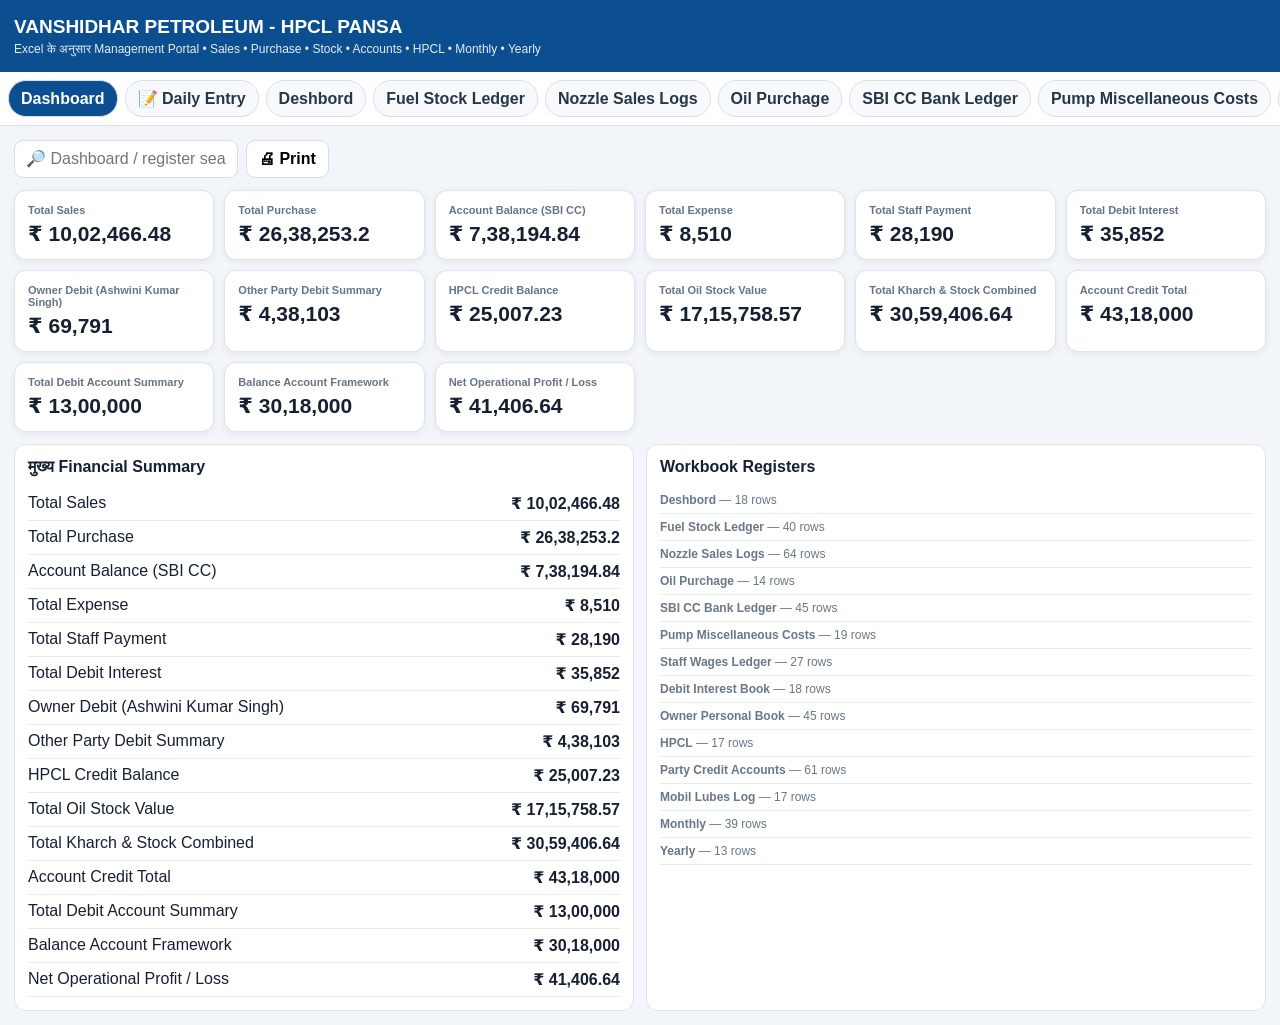
<file: Vanshidhar_Petroleum_Portal_DAILY_ENTRY.html>
<!doctype html>
<html lang="hi">
<head>
<meta charset="utf-8">
<meta name="viewport" content="width=device-width,initial-scale=1">
<title>Vanshidhar Petroleum - HPCL Pansa</title>
<style>
*{box-sizing:border-box}body{margin:0;background:#f2f5f9;color:#172033;font-family:Arial,system-ui,sans-serif}
header{background:#0b4f91;color:#fff;padding:16px 14px;position:sticky;top:0;z-index:20}
h1{font-size:19px;margin:0;font-weight:800}.sub{font-size:12px;margin-top:4px;opacity:.9}
nav{background:#fff;border-bottom:1px solid #dce3ec;padding:8px;display:flex;gap:7px;overflow:auto;position:sticky;top:66px;z-index:19}
nav button{border:1px solid #d7e0ea;background:#f7f9fc;border-radius:18px;padding:8px 12px;white-space:nowrap;font-weight:700;color:#26364a}
nav button.active{background:#0b4f91;color:#fff}
main{max-width:1500px;margin:auto;padding:14px}.toolbar{display:flex;gap:8px;flex-wrap:wrap;margin-bottom:12px}
input,select,button{font:inherit}input{border:1px solid #d5deea;border-radius:9px;padding:9px 11px;background:#fff}
.btn{border:1px solid #d5deea;background:#fff;border-radius:9px;padding:9px 12px;font-weight:700}
.cards{display:grid;grid-template-columns:repeat(auto-fit,minmax(190px,1fr));gap:10px}
.card{background:#fff;border:1px solid #dce3ec;border-radius:12px;padding:13px;box-shadow:0 2px 7px #17203310}
.label{font-size:11px;color:#65748a;font-weight:700}.num{font-size:21px;font-weight:850;margin-top:6px}
.grid{display:grid;grid-template-columns:1fr 1fr;gap:12px;margin-top:12px}.panel{background:#fff;border:1px solid #dce3ec;border-radius:12px;padding:13px}
h2{font-size:16px;margin:0 0 11px}.tablebox{overflow:auto;max-height:68vh;border:1px solid #e0e6ee;border-radius:8px}
table{border-collapse:collapse;width:100%;min-width:700px;font-size:12px}th,td{border-bottom:1px solid #e7ebf0;padding:8px;text-align:left;white-space:nowrap}th{background:#f6f8fb;position:sticky;top:0;z-index:2}
.note{font-size:12px;color:#697789}.hidden{display:none}
.formgrid{display:grid;grid-template-columns:repeat(2,minmax(0,1fr));gap:10px}
.formgrid label{font-size:12px;font-weight:700;color:#526174}
.formgrid input,.formgrid select,.formgrid textarea{width:100%;margin-top:5px;border:1px solid #d5deea;border-radius:9px;padding:10px;background:#fff}
.formgrid textarea{min-height:90px;resize:vertical}
.formfull{grid-column:1/-1}
.primary{background:#0b4f91;color:#fff;border-color:#0b4f91}
.entrytable{margin-top:14px}
@media(max-width:800px){.grid{grid-template-columns:1fr}.num{font-size:19px}nav{top:64px}.formgrid{grid-template-columns:1fr}}
@media(max-width:800px){.grid{grid-template-columns:1fr}.num{font-size:19px}nav{top:64px}}
@media print{nav,.toolbar{display:none}header{position:static}.tablebox{max-height:none;overflow:visible}}
</style>
</head>
<body>
<header><h1>VANSHIDHAR PETROLEUM - HPCL PANSA</h1><div class="sub">Excel के अनुसार Management Portal • Sales • Purchase • Stock • Accounts • HPCL • Monthly • Yearly</div></header>
<nav id="tabs"></nav>
<main>
<section id="dash">
<div class="toolbar"><input id="q" placeholder="🔎 Dashboard / register search" oninput="renderSheet()"><button class="btn" onclick="window.print()">🖨 Print</button></div>
<div class="cards" id="cards"></div>
<div class="grid">
<div class="panel"><h2>मुख्य Financial Summary</h2><div id="summary"></div></div>
<div class="panel"><h2>Workbook Registers</h2><div id="quick" class="note"></div></div>
</div>
</section>

<section id="daily" class="hidden">
  <div class="grid">
    <div class="panel">
      <h2>📝 Daily Entry</h2>
      <div class="note">दिन का हिसाब एक बार यहाँ दर्ज करें। Entry इस मोबाइल/ब्राउज़र में सुरक्षित रहेगी।</div>
      <form id="dailyForm" onsubmit="saveDailyEntry(event)" style="margin-top:12px">
        <div class="formgrid">
          <label>Date
            <input id="deDate" type="date" required>
          </label>
          <label>Category / Purpose
            <select id="dePurpose" required>
              <option value="">Select</option>
              <option>Sales</option>
              <option>Purchase</option>
              <option>Expense</option>
              <option>Staff Payment</option>
              <option>Debit Interest</option>
              <option>Owner Credit</option>
              <option>Owner Debit</option>
              <option>Party Credit</option>
              <option>Party Debit</option>
              <option>Bank / Account</option>
              <option>Other</option>
            </select>
          </label>
          <label>Description
            <input id="deDesc" placeholder="जैसे HPCL Purchase / Staff Salary" required>
          </label>
          <label>Amount (₹)
            <input id="deAmount" type="number" step="0.01" min="0" placeholder="0.00" required>
          </label>
          <label class="formfull">Remarks
            <textarea id="deRemarks" placeholder="कोई अतिरिक्त विवरण"></textarea>
          </label>
          <div class="formfull">
            <button class="btn primary" type="submit">💾 Save Entry</button>
            <button class="btn" type="button" onclick="clearDailyForm()">Clear</button>
          </div>
        </div>
      </form>
    </div>
    <div class="panel">
      <h2>आज की Daily Entries</h2>
      <div id="dailySummary" class="note"></div>
      <div class="tablebox entrytable">
        <table id="dailyTbl">
          <thead><tr><th>Date</th><th>Purpose</th><th>Description</th><th>Amount</th><th>Remarks</th><th>Action</th></tr></thead>
          <tbody></tbody>
        </table>
      </div>
    </div>
  </div>
</section>

<section id="sheet" class="hidden">
<div class="toolbar"><input id="sq" placeholder="🔎 इस register में खोजें" oninput="renderSheet()"><button class="btn" onclick="showDash()">← Dashboard</button></div>
<div class="panel"><h2 id="title"></h2><div class="note" id="count"></div><div class="tablebox"><table id="tbl"></table></div></div>
</section>
</main>
<script>
const DATA={"metrics": {"Total Sales": 1002466.48, "Total Purchase": 2638253.2, "Account Balance (SBI CC)": 738194.84, "Total Expense": 8510, "Total Staff Payment": 28190, "Total Debit Interest": 35852, "Owner Debit (Ashwini Kumar Singh)": 69791, "Other Party Debit Summary": 438103, "HPCL Credit Balance": 25007.23, "Total Oil Stock Value": 1715758.57, "Total Kharch & Stock Combined": 3059406.64, "Account Credit Total": 4318000, "Total Debit Account Summary": 1300000, "Balance Account Framework": 3018000, "Net Operational Profit / Loss": 41406.64}, "sheets": {"Deshbord": [["VANSHIDHAR PETROLEUM - HPCL PANSA", "", "", "", "", "", "", "", ""], ["Date : 14-Sep-2026 ", "", "", "", "", "", "", "", ""], ["Financial Metric / Indicator", "Amount Value (INR)", "", "", "", "", "", "", ""], ["Total Sales", 1002466.48, "", "", "", "", "", "", ""], ["Total Purchase", 2638253.2, "", "", "", "", "", "", ""], ["Account Balance (SBI CC)", 738194.84, "", "", "", "", "", "", ""], ["Total Expense", 8510, "", "", "", "", "", "", ""], ["Total Staff Payment", 28190, "", "", "", "", "", "", ""], ["Total Debit Interest", 35852, "", "", "", "", "", "", ""], ["Owner Debit (Ashwini Kumar Singh)", 69791, "", "", "", "", "", "", ""], ["Other Party Debit Summary", 438103, "", "", "", "", "", "", ""], ["HPCL Credit Balance", 25007.23, "", "", "", "", "", "", ""], ["Total Oil Stock Value", 1715758.57, "", "", "", "", "", "", ""], ["Total Kharch & Stock Combined", 3059406.64, "", "", "", "", "", "", ""], ["Account Credit Total", 4318000, "", "", "", "", "", "", ""], ["Total Debit Account Summary", 1300000, "", "", "", "", "", "", ""], ["Balance Account Framework", 3018000, "", "", "", "", "", "", ""], ["Net Operational Profit / Loss", 41406.64, "", "", "", "", "", "", ""]], "Fuel Stock Ledger": [["VANSHIDHAR PETROLEUM - HPCL PANSA (FUEL STOCK LEDGER)", "", "", "", "", "", "", "", "", "", "", ""], ["Date", "MS Opening", "MS Purchase", "MS Sale", "MS Closing", "Stock Value", "HSD Opening", "HSD Purchase", "HSD Sale", "HSD Closing", "Stock Value", "Status"], ["2026-08-26", 1141, 5000, 0, 6141, 657701.1, 1177, 9000, 0, 10177, 1039784.09, "Open"], ["2026-08-27", 6141, 0, 682.34, 5458.66, 584622.49, 10177, 0, 714.43, 9462.57, 966790.78, "Open"], ["2026-08-28", 5458.66, 0, 674.47, 4784.19, 512386.75, 9462.57, 0, 40.71, 9421.86, 962631.44, "Open"], ["2026-08-29", 4784.19, 0, 298, 4486.19, 480470.95, 9421.86, 0, 13, 9408.86, 961303.23, "Open"], ["2026-08-30", 4486.19, 0, 325.92, 4160.27, 445564.92, 9408.86, 0, 68.83, 9340.03, 954270.87, "Open"], ["2026-08-31", 4160.27, 0, 432.86, 3727.41, 399205.61, 9340.03, 0, 927.33, 8412.7, 859525.56, "Open"], ["2026-09-01", 3727.41, 0, 163.58, 3563.83, 381686.19, 8412.7, 0, 10.93, 8401.77, 858408.84, "Open"], ["2026-09-02", 3563.83, 0, 220.2, 3343.63, 358102.77, 8401.77, 0, 12.97, 8388.8, 857083.7, "Open"], ["2026-09-03", 3343.63, 0, 299.81, 3043.82, 325445.23, 8388.8, 0, 158.76, 8230.04, 840533.99, "Open"], ["2026-09-04", 3043.82, 0, 212, 2831.82, 302778.19, 8230.04, 0, 108, 8122.04, 829503.95, "Open"], ["2026-09-05", 2831.82, 0, 0, 2831.82, 302778.19, 8122.04, 0, 0, 8122.04, 829503.95, "Close"], ["2026-09-06", 2831.82, 0, 427.55, 2404.27, 257064.55, 8122.04, 0, 167.72, 7954.32, 812374.7, "Open"], ["2026-09-07", 2404.27, 0, 383.95, 2020.32, 216012.61, 7954.32, 0, 58.45, 7895.87, 806405.2, "Open"], ["2026-09-08", 2020.32, 0, 255.87, 1764.45, 188654.99, 7895.87, 0, 82.16, 7813.71, 798014.2, "Open"], ["2026-09-09", 1764.45, 8000, 313.28, 9451.17, 1010519.1, 7813.71, 4000, 89.87, 11723.84, 1197355.78, "Open"], ["2026-09-10", 9451.17, 0, 383.32, 9067.85, 969534.52, 11723.84, 0, 197.69, 11526.15, 1177165.7, "Open"], ["2026-09-11", 9067.85, 0, 337.29, 8730.56, 933471.48, 11526.15, 0, 61.1, 11465.05, 1170925.56, "Open"], ["2026-09-12", 8730.56, 0, 367.65, 8362.91, 894162.34, 11465.05, 0, 28.49, 11436.56, 1168015.87, "Open"], ["2026-09-13", 8362.91, 0, 435.28, 7927.63, 847622.2, 11436.56, 0, 103.81, 11332.75, 1157413.76, "Open"], ["2026-09-14", 7927.63, 0, 336.64, 7590.99, 811628.65, 11332.75, 0, 108.5, 11224.25, 1146781.62, "Open"], ["2026-09-15", 7590.99, 0, "", 7590.99, 811628.65, 11224.25, 0, "", 11224.25, 1146781.62, "Open"], ["2026-09-16", "", "", "", "", "", "", "", "", "", "", ""], ["2026-09-17", "", "", "", "", "", "", "", "", "", "", ""], ["2026-09-18", "", "", "", "", "", "", "", "", "", "", ""], ["2026-09-19", "", "", "", "", "", "", "", "", "", "", ""], ["2026-09-20", "", "", "", "", "", "", "", "", "", "", ""], ["2026-09-21", "", "", "", "", "", "", "", "", "", "", ""], ["2026-09-22", "", "", "", "", "", "", "", "", "", "", ""], ["2026-09-23", "", "", "", "", "", "", "", "", "", "", ""], ["2026-09-24", "", "", "", "", "", "", "", "", "", "", ""], ["2026-09-25", "", "", "", "", "", "", "", "", "", "", ""], ["2026-09-26", "", "", "", "", "", "", "", "", "", "", ""], ["2026-09-27", "", "", "", "", "", "", "", "", "", "", ""], ["2026-09-28", "", "", "", "", "", "", "", "", "", "", ""], ["Total Sum Variance", 1141, 13000, 6550.01, 7590.99, "", 1177, 13000, 2952.75, 11224.25, "", "-"], ["", "", "", "", "", "", "", "", "", "", "", ""], ["", "", 6449.99, "", "", "", "", 10047.25, "", "", "", ""], ["", "", 689632.93, "", "", 1715758.57, "", 1026125.64, "", "", "", ""]], "Nozzle Sales Logs": [["VANSHIDHAR PETROLEUM - HPCL PANSA (NOZZLE SALES LOGS)", "", "", "", "", "", "", "", ""], ["Date", "Product", "Nozzle #", "Rate/Ltr", "Quantity (Ltr)", "Total Amount", "Payment Mode", "Customer Type", "Status"], ["2028-08-27", "MS(Petrol)", 3, 107.1, 682.34, 73078.61, "UPI/Cash", "Retail", "Open"], ["2028-08-27", "HSD(Diesel)", 3, 102.17, 714.43, 72993.31, "UPI/Cash", "Retail", "Open"], ["2028-08-28", "MS(Petrol)", 3, 107.1, 674.47, 72235.74, "UPI/Cash", "Retail", "Open"], ["2028-08-28", "HSD(Diesel)", 3, 102.17, 40.71, 4159.34, "UPI/Cash", "Retail", "Open"], ["2028-08-29", "MS(Petrol)", 3, 107.1, 298, 31915.8, "UPI/Cash", "Retail", "Open"], ["2028-08-29", "HSD(Diesel)", 3, 102.17, 13, 1328.21, "UPI/Cash", "Retail", "Open"], ["2028-08-30", "MS(Petrol)", 3, 107.1, 325.92, 34906.03, "UPI/Cash", "Retail", "Open"], ["2028-08-30", "HSD(Diesel)", 3, 102.17, 68.83, 7032.36, "UPI/Cash", "Retail", "Open"], ["2028-08-31", "MS(Petrol)", 3, 107.1, 432.86, 46359.31, "UPI/Cash", "Retail", "Open"], ["2028-08-31", "HSD(Diesel)", 3, 102.17, 927.33, 94745.31, "UPI/Cash", "Retail", "Open"], ["2026-09-01", "MS(Petrol)", 3, 107.1, 163.58, 17519.42, "UPI/Cash", "Retail", "Open"], ["2026-09-01", "HSD(Diesel)", 3, 102.17, 10.93, 1116.72, "UPI/Cash", "Retail", "Open"], ["2026-09-02", "MS(Petrol)", 3, 107.1, 220.2, 23583.42, "UPI/Cash", "Retail", "Open"], ["2026-09-02", "HSD(Diesel)", 3, 102.17, 12.97, 1325.14, "UPI/Cash", "Retail", "Open"], ["2026-09-03", "MS(Petrol)", 3, 106.92, 299.81, 32055.69, "UPI/Cash", "Retail", "Open"], ["2026-09-03", "HSD(Diesel)", 3, 102.13, 158.76, 16214.16, "UPI/Cash", "Retail", "Open"], ["2026-09-04", "MS(Petrol)", 3, 106.92, 212, 22667.04, "UPI/Cash", "Retail", "Open"], ["2026-09-04", "HSD(Diesel)", 3, 102.13, 108, 11030.04, "UPI/Cash", "Retail", "Open"], ["2026-09-05", "MS(Petrol)", 0, 106.92, 0, 0, "None", "Closed Operations", "Close"], ["2026-09-06", "MS(Petrol)", 0, 106.92, 427.55, 45713.65, "UPI/Cash", "Retail", "Open"], ["2026-09-06", "HSD(Diesel)", 0, 102.13, 167.72, 17129.24, "UPI/Cash", "Retail", "Open"], ["2026-09-07", "MS(Petrol)", 0, 106.92, 383.95, 41051.93, "UPI/Cash", "Retail", "Open"], ["2026-09-07", "HSD(Diesel)", 0, 102.13, 58.45, 5969.5, "UPI/Cash", "Retail", "Open"], ["2026-09-08", "MS(Petrol)", 0, 106.92, 255.87, 27357.62, "UPI/Cash", "Retail", "Open"], ["2026-09-08", "HSD(Diesel)", 0, 102.13, 82.16, 8391, "UPI/Cash", "Retail", "Open"], ["2026-09-09", "MS(Petrol)", 0, 106.92, 313.28, 33495.9, "UPI/Cash", "Retail", "Open"], ["2026-09-09", "HSD(Diesel)", 0, 102.13, 89.87, 9178.42, "UPI/Cash", "Retail", "Open"], ["2026-09-10", "MS(Petrol)", 0, 106.92, 383.32, 40984.57, "UPI/Cash", "Retail", "Open"], ["2026-09-10", "HSD(Diesel)", 0, 102.13, 197.69, 20190.08, "UPI/Cash", "Retail", "Open"], ["2026-09-11", "MS(Petrol)", 0, 106.92, 337.29, 36063.05, "UPI/Cash", "Retail", "Open"], ["2026-09-11", "HSD(Diesel)", 0, 102.13, 61.1, 6240.14, "UPI/Cash", "Retail", "Open"], ["2026-09-12", "MS(Petrol)", 0, 106.92, 367.65, 39309.14, "UPI/Cash", "Retail", "Open"], ["2026-09-12", "HSD(Diesel)", 0, 102.13, 28.49, 2909.68, "UPI/Cash", "Retail", "Open"], ["2026-09-13", "MS(Petrol)", 0, 106.92, 435.28, 46540.14, "UPI/Cash", "Retail", "Open"], ["2026-09-13", "HSD(Diesel)", 0, 102.13, 103.81, 10602.12, "UPI/Cash", "Retail", "Open"], ["2026-09-14", "MS(Petrol)", 0, 106.92, 336.64, 35993.55, "UPI/Cash", "Retail", "Open"], ["2026-09-14", "HSD(Diesel)", 0, 102.13, 108.5, 11081.1, "UPI/Cash", "Retail", "Open"], ["2026-09-15", "MS(Petrol)", 0, 106.92, "", 0, "UPI/Cash", "Retail", "Open"], ["2026-09-15", "HSD(Diesel)", 0, 102.13, "", 0, "UPI/Cash", "Retail", "Open"], ["", "", "", "", "", "", "", "", ""], ["", "", "", "", "", "", "", "", ""], ["", "", "", "", "", "", "", "", ""], ["", "", "", "", "", "", "", "", ""], ["", "", "", "", "", "", "", "", ""], ["", "", "", "", "", "", "", "", ""], ["", "", "", "", "", "", "", "", ""], ["", "", "", "", "", "", "", "", ""], ["", "", "", "", "", "", "", "", ""], ["", "", "", "", "", "", "", "", ""], ["", "", "", "", "", "", "", "", ""], ["", "", "", "", "", "", "", "", ""], ["", "", "", "", "", "", "", "", ""], ["", "", "", "", "", "", "", "", ""], ["", "", "", "", "", "", "", "", ""], ["", "", "", "", "", "", "", "", ""], ["", "", "", "", "", "", "", "", ""], ["", "", "", "", "", "", "", "", ""], ["", "", "", "", "", "", "", "", ""], ["", "", "", "", "", "", "", "", ""], ["", "", "", "", "", "", "", "", ""], ["", "", "", "", "", "", "", "", ""], ["Cumulative Total Sales", "-", "-", "-", 9502.76, 1002466.48, "-", "-", "-"]], "Oil Purchage": [["VANSHIDHAR PETROLEUM - HPCL PANSA", "", "", "", "", "", ""], ["Date", "Product", "HPCL Invoice/Challan", "Quantity (Ltr)", "Rate", "Amount", "Status"], ["26-Aug-2026", "MS(Petrol)", 9024681788, 5000, 103.3, 516477, "Open"], ["26-Aug-2026", "HSD ( Diesel )", 9024681788, 9000, 99.77, 897923.43, "Open"], ["09-Sep-2026", "MS(Petrol)", 9025011982, 8000, 103.12, 824935.3, "Open"], ["09-Sep-2026", "HSD ( Diesel )", 9025011982, 4000, 99.73, 398917.47, "Open"], ["", "", "", "", "", "", ""], ["", "", "", "", "", "", ""], ["", "", "", "", "", "", ""], ["", "", "", "", "", "", ""], ["", "", "", "", "", "", ""], ["", "", "", "", "", "", ""], ["", "", "", "", "", "", ""], ["", "", "", 26000, "", 2638253.2, ""]], "SBI CC Bank Ledger": [["VANSHIDHAR PETROLEUM - HPCL PANSA (SBI CC BANK LEDGER)", "", "", "", "", "", ""], ["Date", "Bank/Account No", "Particular Description", "Credit (+)", "Debit (-)", "Balance Out", "Status"], ["24-Aug-2026", "State Bank Of India", "CC Loan Account Credit Vanshidhar", 3000000, 0, 3000000, "Open"], ["24-Aug-2026", "SBI/45496939063", "CC Loan Se Kisi Trust Ke Name Pe Debit", 0, 17700, 2982300, "Open"], ["24-Aug-2026", "SBI/45496939063", "Edfs Account Close Debit", 0, 900000, 2082300, "Open"], ["24-Aug-2026", "SBI/45496939063", "Oil Purchage Hpcl Debit", 0, 900000, 1182300, "Open"], ["25-Aug-2026", "SBI/45496939063", "CC Loan Account Debit Against Charges", 0, 14160, 1168140, "Open"], ["2026-08-27", "SBI/45496939063", "Customer Online Payment", 39745, 0, 1207885, "Open"], ["2026-08-28", "SBI/45496939063", "Customer Online Payment", 33573, 0, 1241458, "Open"], ["2026-08-29", "SBI/45496939063", "Customer Online Payment", 10074, 0, 1251532, "Open"], ["2026-08-30", "SBI/45496939063", "Customer Online Payment", 13815, 0, 1265347, "Open"], ["2026-08-31", "SBI/45496939063", "Customer Online Payment & Intrest Debit", 14082, 3992, 1275437, "Open"], ["2026-09-01", "SBI/45496939063", "Customer Online Payment", 2974, 0, 1278411, "Open"], ["2026-09-02", "SBI/45496939063", "Customer Online Payment", 12059.84, 0, 1290470.84, "Open"], ["2026-09-03", "SBI/45496939063", "Customer Online Payment", 25275, 0, 1315745.84, "Open"], ["2026-09-04", "SBI/45496939063", "Customer Online Payment", 17603, 0, 1333348.84, "Open"], ["2026-09-05", "SBI/45496939063", "Customer Online Payment", 1031, 0, 1334379.84, "Open"], ["2026-09-06", "SBI/45496939063", "Customer Online Payment", 26758, 0, 1361137.84, "Open"], ["2026-09-07", "SBI/45496939063", "Customer Online Payment", 21038, 0, 1382175.84, "Open"], ["2026-09-08", "SBI/45496939063", "Customer Online UPI & Oil Purchase HPCL", 17356, 820000, 579531.84, "Open"], ["2026-09-09", "SBI/45496939063", "Customer Online Payment", 17750, 0, 597281.84, "Open"], ["2026-09-10", "SBI/45496939063", "Customer Online Payment", 21991, 0, 619272.84, "Open"], ["2026-09-11", "SBI/45496939063", "Customer Online Payment", 41398, 0, 660670.84, "Open"], ["2026-09-12", "SBI/45496939063", "Customer Online Payment", 27596, 0, 688266.84, "Open"], ["2026-09-13", "SBI/45496939063", "Customer Online Payment", 25315, 0, 713581.84, "Open"], ["2026-09-14", "SBI/45496939063", "Customer Online Payment Status", 24613, 0, 738194.84, "Open"], ["2026-09-15", "SBI/45496939063", "Customer Online Payment Status", "", "", 738194.84, "Open"], ["2026-09-16", "", "", "", "", "", ""], ["2026-09-17", "", "", "", "", "", ""], ["2026-09-18", "", "", "", "", "", ""], ["2026-09-19", "", "", "", "", "", ""], ["2026-09-20", "", "", "", "", "", ""], ["2026-09-21", "", "", "", "", "", ""], ["2026-09-22", "", "", "", "", "", ""], ["2026-09-23", "", "", "", "", "", ""], ["2026-09-24", "", "", "", "", "", ""], ["2026-09-25", "", "", "", "", "", ""], ["2026-09-26", "", "", "", "", "", ""], ["2026-09-27", "", "", "", "", "", ""], ["2026-09-28", "", "", "", "", "", ""], ["2026-09-29", "", "", "", "", "", ""], ["2026-09-30", "", "", "", "", "", ""], ["2026-09-31", "", "", "", "", "", ""], ["2026-09-32", "", "", "", "", "", ""], ["Account Balance Closing Summary", "-", "Net Accumulation", 3394046.84, 2655852, 738194.84, "-"]], "Pump Miscellaneous Costs": [["VANSHIDHAR PETROLEUM - HPCL PANSA (PUMP MISCELLANEOUS COSTS)", "", "", "", "", ""], ["Date", "Expense Account Head", "Particular Activity Detail", "Amount Cost", "Transaction Mode", "Status"], ["2026-08-27", "CC Loan Open Sbi", "Balance Sheet CA Certification audit fees", 6000, "Phone Pe Payment", "Open"], ["2026-08-29", "Ankit Mali", "Phool Mala Decor Daily Routine Cost", 300, "Petrol Pump Cash", "Open"], ["2026-08-30", "Ankit Mali", "Phool Mala Decor Daily Routine Cost", 300, "Petrol Pump Cash", "Open"], ["2026-09-06", "Pump Expense", "GVR Machine New Battery replacement 12volt", 1060, "Electricity / Store Cash", "Open"], ["2026-09-06", "Pump Expense", "CVT Stabilizer Repair Maintenance Control Card", 850, "Electricity / Store Cash", "Open"], ["", "", "", "", "", ""], ["", "", "", "", "", ""], ["", "", "", "", "", ""], ["", "", "", "", "", ""], ["", "", "", "", "", ""], ["", "", "", "", "", ""], ["", "", "", "", "", ""], ["", "", "", "", "", ""], ["", "", "", "", "", ""], ["", "", "", "", "", ""], ["", "", "", "", "", ""], ["Total Pump General Expenses", "-", "Aggregated Miscellaneous Cash Costs", 8510, "-", "-"]], "Staff Wages Ledger": [["VANSHIDHAR PETROLEUM - HPCL PANSA (STAFF WAGES LEDGER)", "", "", "", "", ""], ["Date", "Staff Member Name", "Particular Specific Detail", "Payment Amount", "Disbursal Mode", "Status"], ["2026-08-27", "Dharmendra Kumar Singh", "Phone Pay Rakhi & Sweet Festival Gift", 500, "Salary Advance Mode", "Open"], ["2026-08-28", "Dharmendra Kumar Singh", "Personal Works Rakhi Gift Festive", 2370, "Salary Advance Mode", "Open"], ["2026-08-28", "Sourabh Kumar Singh", "Personal works advanced allocation", 1900, "Salary Advance Mode", "Open"], ["2026-08-29", "Sourabh Kumar Singh", "Personal works advanced allocation", 2100, "Salary Advance Mode", "Open"], ["2026-08-29", "Dharmendra Kumar Singh", "Personal works advance draw", 1050, "Salary Advance Mode", "Open"], ["2026-08-30", "Dharmendra Kumar Singh", "Personal works advance draw", 210, "Salary Advance Mode", "Open"], ["2026-08-31", "Sourabh Kumar Singh", "Personal works emergency cash", 100, "Salary Advance Mode", "Open"], ["2026-09-01", "Dharmendra Kumar Singh", "Personal works running cash allocation", 5150, "Salary Advance Mode", "Open"], ["2026-09-04", "Sourabh Kumar Singh", "Final Monthly Payment Aug-26 Clearance", 8900, "Salary Settlement Clear", "Open"], ["2026-09-08", "Dharmendra Kumar Singh", "Personal works intermediate draw", 2200, "Salary Advance Mode", "Open"], ["2026-09-10", "Dharmendra Kumar Singh", "Gudu Mistry repairs pump tip payment", 500, "Salary Advance Mode", "Open"], ["2026-09-11", "Dharmendra Kumar Singh", "Customer Phone Pe Adjustment Entry", 210, "Salary Advance Mode", "Open"], ["2026-09-13", "Dharmendra Kumar Singh", "Personal works closing advance draw", 3000, "Salary Advance Mode", "Open"], ["", "", "", "", "", ""], ["", "", "", "", "", ""], ["", "", "", "", "", ""], ["", "", "", "", "", ""], ["", "", "", "", "", ""], ["", "", "", "", "", ""], ["", "", "", "", "", ""], ["", "", "", "", "", ""], ["", "", "", "", "", ""], ["", "", "", "", "", ""], ["", "", "", "", "", ""], ["Total Staff Wages Disbursed", "-", "Summed Operational Labor Costs", 28190, "-", "-"]], "Debit Interest Book": [["VANSHIDHAR PETROLEUM - HPCL PANSA (DEBIT INTEREST BOOK)", "", "", "", "", ""], ["Date", "Account/Loan Profile", "Interest Particular Detail", "Interest Amount", "Billing Class", "Status"], ["24-Aug-2026", "SBI/45496939063", "CC Loan Account Opening Entry Trust", 17700, "Debit Charge Entry", "Open"], ["25-Aug-2026", "SBI/45496939063", "CC Loan Account Processing Charges", 14160, "Debit Charge Entry", "Open"], ["2026-08-31", "SBI/45496939063", "CC Loan Account Accumulated Interest", 3992, "Interest Applied", "Open"], ["", "", "", "", "", ""], ["", "", "", "", "", ""], ["", "", "", "", "", ""], ["", "", "", "", "", ""], ["", "", "", "", "", ""], ["", "", "", "", "", ""], ["", "", "", "", "", ""], ["", "", "", "", "", ""], ["", "", "", "", "", ""], ["", "", "", "", "", ""], ["", "", "", "", "", ""], ["", "", "", "", "", ""], ["Total Debit Interest Summary", "-", "Consolidated Cost Value", 35852, "-", "-"]], "Owner Personal Book": [["VANSHIDHAR PETROLEUM - HPCL PANSA (OWNER PERSONAL BOOK)", "", "", "", "", "", ""], ["Date", "Owner Entity Name", "Particular Transaction Detail", "Credit Amount", "Debit Amount", "Balance Standing", "Status"], ["2026-08-28", "Ashwinini Kumar Singh", "Kumar Priyanka Singh Mobile Recharge", 0, 350, -350, "Open"], ["2026-08-28", "Ashwinini Kumar Singh", "Arun Mehta Cash Muslim Boy Copy Pen Gift", 0, 2500, -2850, "Open"], ["2026-08-29", "Ashwinini Kumar Singh", "Vivek Singh Tractore Driver", 0, 2550, -5400, "Open"], ["2026-08-29", "Ashwinini Kumar Singh", "Parsal Account Charges", 0, 250, -5650, "Open"], ["2026-08-30", "Ashwinini Kumar Singh", "Parsal Delivery Expenses", 0, 1435, -7085, "Open"], ["2026-08-31", "Ashwinini Kumar Singh", "Parsal Dto Fare Dharmveer Bus Driver", 0, 50, -7135, "Open"], ["2026-09-02", "Ashwinini Kumar Singh", "Mithi Lic Dk Pathak Policy", 0, 11031, -18166, "Open"], ["2026-09-03", "Ashwinini Kumar Singh", "Vivek Singh Tractore Payment", 0, 10000, -28166, "Open"], ["2026-09-06", "Ashwinini Kumar Singh", "Krishna Janmasthmi Chanda Festival", 0, 1022, -29188, "Open"], ["2026-09-06", "Ashwinini Kumar Singh", "Bullet Bike Petrol Pump Self", 0, 150, -29338, "Open"], ["2026-09-07", "Ashwinini Kumar Singh", "Bullet Bike Petrol Pump Self", 0, 100, -29438, "Open"], ["2026-09-08", "Ashwinini Kumar Singh", "Subham Phone Pe Rashid Block Payment", 0, 750, -30188, "Open"], ["2026-09-09", "Ashwinini Kumar Singh", "Scorpio N Diesel Bikash Driver", 0, 5228, -35416, "Open"], ["2026-09-09", "Ashwinini Kumar Singh", "Bullet Bike Petrol Entry", 0, 100, -35516, "Open"], ["2026-09-10", "Ashwinini Kumar Singh", "Aksingh Cash Personal Withdrawal", 0, 5030, -40546, "Open"], ["2026-09-10", "Ashwinini Kumar Singh", "Scorpio N Diesel Refuel Bikash", 0, 1745, -42291, "Open"], ["2026-09-11", "Ashwinini Kumar Singh", "Golu Singh Washing Center Maintenance", 0, 10000, -52291, "Open"], ["2026-09-13", "Ashwinini Kumar Singh", "Chandan Cash Suresh Prajapati Nali Pay", 0, 6000, -58291, "Open"], ["2026-09-13", "Ashwinini Kumar Singh", "Kumar Priyanka Singh Phone Pe Transfer", 0, 2000, -60291, "Open"], ["2026-09-13", "Ashwinini Kumar Singh", "Scorpio N Fastage Recharge Bikash Phone Pe", 0, 500, -60791, "Open"], ["2026-09-14", "Ashwinini Kumar Singh", "Parsuram Mehta July-26 Pay Tanker Opp Road", 0, 9000, 69791, "Open"], ["", "", "", "", "", "", ""], ["", "", "", "", "", "", ""], ["", "", "", "", "", "", ""], ["", "", "", "", "", "", ""], ["", "", "", "", "", "", ""], ["", "", "", "", "", "", ""], ["", "", "", "", "", "", ""], ["", "", "", "", "", "", ""], ["", "", "", "", "", "", ""], ["", "", "", "", "", "", ""], ["", "", "", "", "", "", ""], ["", "", "", "", "", "", ""], ["", "", "", "", "", "", ""], ["", "", "", "", "", "", ""], ["", "", "", "", "", "", ""], ["", "", "", "", "", "", ""], ["", "", "", "", "", "", ""], ["", "", "", "", "", "", ""], ["", "", "", "", "", "", ""], ["", "", "", "", "", "", ""], ["", "", "", "", "", "", ""], ["Total Owner Draw Balance", "-", "Net Closing Ledger", 0, 69791, -69791, "-"]], "HPCL ": [["VANSHIDHAR PETROLEUM - HPCL PANSA", "", "", "", "", "", "", "", "", ""], ["Date", "Particular", "Reference", "Credit", "Debit", "Balance", "Status", "", "", ""], ["01-Aug-2026", "Customer E Collection (ZE) MSHSD", 1502081582, 918254, "", 918254, "CLOSED", "", "", ""], ["24-Aug-2026", "Customer E Collection (ZE) MSHSD", 1502438308, 900000, "", 924610, "CLOSED", "", "", ""], ["24-Aug-2026", "Billing Docoment (RV) MSHSD", 1102868078, "", 1414400, 410210, "Open", "", "", ""], ["08-Sep-2026", "Customer E Collection (ZE) MSHSD", 1502671120, 820000, "", 1230210, "Open", "", "", ""], ["08-Sep-2026", "Billing Docoment (RV) MSHSD", 1103178524, "", 1223852.77, 25007.23, "Open", "", "", ""], ["", "", "", "", "", "", "", "", "", ""], ["", "", "", "", "", "", "", "", "", ""], ["", "", "", "", "", "", "", "", "", ""], ["", "", "", "", "", "", "", "", "", ""], ["", "", "", "", "", "", "", "", "", ""], ["", "", "", "", "", "", "", "", "", ""], ["", "", "", "", "", "", "", "", "", ""], ["", "", "", "", "", "", "", "", "", ""], ["", "", "", "", "", "", "", "", "", ""], ["", "", "", 2638254, 2638252.77, 25007.23, "Open", "", "", ""]], "Party Credit Accounts": [["VANSHIDHAR PETROLEUM - HPCL PANSA (PARTY CREDIT ACCOUNTS)", "", "", "", "", "", ""], ["Date", "Party/Customer Name", "Particular Reference Details", "Credit Dynamic", "Debit Dynamic", "Net Balance Matrix", "Status"], ["01-Aug-2026", "CHOTU SINGH", "Opening Base Balance Intrest 3%", 375000, 0, 375000, "Open"], ["01-Aug-2026", "GUDU SINGH", "Opening Base Balance Intrest 3%", 265000, 0, 265000, "Open"], ["01-Aug-2026", "J P CONST", "Opening Credit Claim Engine Records", 45369, 0, 45369, "Open"], ["01-Aug-2026", "Sonu Singh Ranideva", "Opening Running Outstandings Ledger", 409318, 0, 409318, "Open"], ["01-Aug-2026", "Chandan Kumar", "Opening Advanced Ledger Standings", 600000, 0, 600000, "Open"], ["01-Aug-2026", "Upendra Kumar Singh", "Bulk Party Running Credit Matrix", 1950000, 0, 1950000, "Open"], ["01-Aug-2026", "Rakesh Paswan", "Opening Small Fleet Account Tracker", 92000, 0, 92000, "Open"], ["01-Aug-2026", "Sharwan Singh", "Opening Logistics Party Ledger Account", 304000, 0, 304000, "Open"], ["01-Aug-2026", "Rakesh Singh Bairiya", "Opening Contract Balance Book", 253860, 0, 253860, "Open"], ["01-Aug-2026", "Fulendra Ram", "Opening Local Credit Book Summary", 50000, 0, 50000, "Open"], ["01-Aug-2026", "Shashi Kumar Singh", "Opening Ledger Book Setup", 99000, 0, 99000, "Open"], ["01-Aug-2026", "Suchun Singh", "Local Consumer Base Card Log", 9089, 0, 9089, "Open"], ["01-Aug-2026", "Rajan Singh", "Opening Material Moving Truck Log", 25076, 0, 25076, "Open"], ["01-Aug-2026", "Moon Singh", "Opening Local Landlord Account Log", 225564, 0, 225564, "Open"], ["01-Aug-2026", "Dooars Construction", "Opening Brick Kiln Supply Account", 337962, 0, 337962, "Open"], ["01-Aug-2026", "Ravi Singh ", "Fleet Operator Opening Standing", 46364, 0, 46364, "Open"], ["01-Aug-2026", "Rajendra Singh Badiha", "Opening Farm Supply Credit Registry", 20000, 0, 20000, "Open"], ["01-Aug-2026", "Sonu Badiha", "Opening Local Account Standings", 7500, 0, 7500, "Open"], ["01-Aug-2026", "Ranjan Prajapati", "Lube Mobil/Petrol Entry Register", 4170, 0, 4170, "Open"], ["2026-08-27", "Suchun Singh", "Bike Petrol Purchase Entry", 0, 890, 8199, "Open"], ["2026-08-27", "Ravi Singh ", "Diesel & Petrol Bulk Commercial Supply", 0, 60807, -14443, "Open"], ["2026-08-27", "Rajan Singh", "Diesel Tractor Fill Log", 0, 25000, 76, "Open"], ["2026-08-28", "Rajendra Singh Badiha", "Cash Operational Advance Taken", 0, 15000, 5000, "Open"], ["2026-08-29", "J P CONST", "Cash Draw Account Request", 0, 5000, 40369, "Open"], ["2026-08-29", "Ranjan Prajapati", "Cash Transaction Out", 0, 2000, 2170, "Open"], ["2026-08-31", "Suchun Singh", "Bike Petrol Account Entry", 0, 1160, 7039, "Open"], ["2026-08-31", "Dooars Construction", "Diesel Tanker Supply Dispensation", 0, 81736, 256226, "Open"], ["2026-08-31", "J P CONST", "Diesel Tractor Dispatch Ledger", 0, 2000, 38369, "Open"], ["2026-08-31", "Sonu Singh Ranideva", "Cash Advanced Clear out", 0, 50500, 358818, "Open"], ["2026-08-31", "Moon Singh", "A/c Sandhya Devi Direct Clear", 0, 35000, 190564, "Open"], ["2026-09-02", "Suchun Singh", "Cash deposit entry counter", 15000, 3200, 18839, "Open"], ["2026-09-02", "Moon Singh", "A/c Sandhya Devi Operational Direct", 0, 15000, 175564, "Open"], ["2026-09-03", "J P CONST", "Cash Ledger Release Counter", 0, 7000, 31369, "Open"], ["2026-09-07", "Suchun Singh", "Bike Petrol Consumption Fill", 0, 610, 18229, "Open"], ["2026-09-08", "Suchun Singh", "Bike Petrol Consumption Fill", 0, 500, 17729, "Open"], ["2026-09-08", "CHOTU SINGH", "Cash Issued Hand To Hand", 0, 25000, 350000, "Open"], ["2026-09-08", "Sonu Singh Ranideva", "Cash Internal Entry Request", 0, 60000, 298818, "Open"], ["2026-09-08", "Sonu Singh Badiha", "Diesel Scorpio n Refuel Record", 0, 1000, 6500, "Open"], ["2026-09-09", "Moon Singh", "Bike Petrol Self Card", 0, 500, 175064, "Open"], ["2026-09-10", "Moon Singh", "Awadhesh Ram Cash Payment Adjustment", 0, 2000, 173064, "Open"], ["2026-09-10", "Sarwan Singh", "Aks Cash Settlement Voucher", 0, 10000, 294000, "Open"], ["2026-09-10", "Suchun Singh", "Cash & Ravi Phone Pe Combo Account", 0, 17000, 729, "Open"], ["2026-09-11", "Rajendra Singh Badiha", "Satendra Singh T Diesel Slip", 0, 1000, 4000, "Open"], ["2026-09-12", "J P CONST", "Cash Payment Advance Token", 0, 15000, 16369, "Open"], ["2026-09-13", "Rajendra Singh Badiha", "Diesel & Petrol Combined Slip", 0, 1200, 2800, "Open"], ["", "", "", "", "", "", ""], ["", "", "", "", "", "", ""], ["", "", "", "", "", "", ""], ["", "", "", "", "", "", ""], ["", "", "", "", "", "", ""], ["", "", "", "", "", "", ""], ["", "", "", "", "", "", ""], ["", "", "", "", "", "", ""], ["", "", "", "", "", "", ""], ["", "", "", "", "", "", ""], ["", "", "", "", "", "", ""], ["", "", "", "", "", "", ""], ["", "", "", "", "", "", ""], ["Total Consolidated Party Book", "", "Aggregated Balances Summary", 5134272, 438103, 7594733, "-"]], "Mobil Lubes Log": [["VANSHIDHAR PETROLEUM - HPCL PANSA (MOBIL LUBES LOG)", "", "", "", "", "", "", ""], ["Date", "Item Description", "Opening Qty", "Purchase Qty", "Sale Qty", "Closing Qty", "Amount Income", "Status"], ["2026-09-04", "HP Lal Ghoda 1 Ltr", 2, 0, 2, 0, 400, "Open Sale"], ["2026-09-07", "Tooty 40ml pouch", 20, 0, 20, 0, 200, "Open Sale"], ["2026-09-09", "Engine Oil Extra 1 Ltr", 1, 0, 1, 0, 250, "Open Sale"], ["2026-09-10", "Engine Oil Extra 1 Ltr", 1, 0, 1, 0, 250, "Open Sale"], ["2026-09-10", "Tooty 40ml pouch", 10, 0, 10, 0, 50, "Open Sale"], ["2026-09-12", "Tooty 40ml pouch", 6, 0, 6, 0, 60, "Open Sale"], ["2026-09-13", "Lal Ghoda 9 Ltr Golu ", 9, 0, 9, 0, 1800, "Open Sale"], ["", "", "", "", "", "", "", ""], ["", "", "", "", "", "", "", ""], ["", "", "", "", "", "", "", ""], ["", "", "", "", "", "", "", ""], ["", "", "", "", "", "", "", ""], ["", "", "", "", "", "", "", ""], ["", "", "", "", "", "", "", ""], ["Total Lubricant Items Clear", "Oil Matrix", "-", "-", "-", "-", "", "-"]], "Monthly ": [["VANSHIDHAR PETROLEUM - HPCL PANSA", "", "", "", "", "", "", "", "", "", "", "", "", "", "", "", "", "", ""], ["Daily Report", "", "", "", "", "", "", "", "", "", "", "", "", "", "", "", "", "", ""], ["Date", "MS Sale", "HSD Sale", "Total Sale", "Purchase", "Account Balance (SBI CC)", "Total Expense", "Total Staff Payment", "Total Debit Interest", "Owner Debit (Ashwini Kumar Singh )", "Other Party Debit Summary", "HPCL Credit Balance", "Total Oil Stock Value", "Total Kharch & Stock Combined", "Account Credit Total", "Total Debit Account Summary", "Balance Account Framework", "Net Operational Profit / Loss", "Status"], ["01-Aug-2026", 258495.49, 180258.53, 438754.02, 1414400.43, 1275437, 600, 8230, 35852, 7135, 279093, 410210, 1258731.17, 3275288.17, 4318000, 1300000, 3018000, -257288.17, "Open"], ["01-Sep-2026", 442335.12, 121377.34, 563712.46, 1223852.77, 738194.84, 1910, 19960, "", 62656, 159010, 25007.23, "", "", "", "", "", "", "Open"], ["01-Oct-2026", "", "", 0, "", "", "", "", "", "", "", "", "", "", "", "", "", "", "Open"], ["01-Nov-2026", "", "", 0, "", "", "", "", "", "", "", "", "", "", "", "", "", "", "Open"], ["01-Dec-2026", "", "", 0, "", "", "", "", "", "", "", "", "", "", "", "", "", "", "Open"], ["01-Jan-2027", "", "", 0, "", "", "", "", "", "", "", "", "", "", "", "", "", "", "Open"], ["01-Feb-2027", "", "", 0, "", "", "", "", "", "", "", "", "", "", "", "", "", "", "Open"], ["01-Mar-2027", "", "", 0, "", "", "", "", "", "", "", "", "", "", "", "", "", "", "Open"], ["01-Apr-2027", "", "", 0, "", "", "", "", "", "", "", "", "", "", "", "", "", "", "Open"], ["01-May-2027", "", "", 0, "", "", "", "", "", "", "", "", "", "", "", "", "", "", "Close"], ["01-Jun-2027", "", "", 0, "", "", "", "", "", "", "", "", "", "", "", "", "", "", "Open"], ["01-Jul-2027", "", "", 0, "", "", "", "", "", "", "", "", "", "", "", "", "", "", "Open"], ["01-Aug-2027", "", "", 0, "", "", "", "", "", "", "", "", "", "", "", "", "", "", "Open"], ["01-Sep-2027", "", "", "", "", "", "", "", "", "", "", "", "", "", "", "", "", "", "Open"], ["01-Oct-2027", "", "", "", "", "", "", "", "", "", "", "", "", "", "", "", "", "", "Open"], ["01-Nov-2027", "", "", "", "", "", "", "", "", "", "", "", "", "", "", "", "", "", "Open"], ["01-Dec-2027", "", "", "", "", "", "", "", "", "", "", "", "", "", "", "", "", "", "Open"], ["01-Jan-2028", "", "", "", "", "", "", "", "", "", "", "", "", "", "", "", "", "", "Open"], ["01-Feb-2028", "", "", "", "", "", "", "", "", "", "", "", "", "", "", "", "", "", "Open"], ["01-Mar-2028", "", "", "", "", "", "", "", "", "", "", "", "", "", "", "", "", "", "Open"], ["01-Apr-2028", "", "", "", "", "", "", "", "", "", "", "", "", "", "", "", "", "", "Open"], ["01-May-2028", "", "", "", "", "", "", "", "", "", "", "", "", "", "", "", "", "", "Open"], ["01-Jun-2028", "", "", "", "", "", "", "", "", "", "", "", "", "", "", "", "", "", "Open"], ["01-Jul-2028", "", "", "", "", "", "", "", "", "", "", "", "", "", "", "", "", "", "Open"], ["01-Aug-2028", "", "", "", "", "", "", "", "", "", "", "", "", "", "", "", "", "", "Open"], ["01-Sep-2028", "", "", "", "", "", "", "", "", "", "", "", "", "", "", "", "", "", "Open"], ["01-Oct-2028", "", "", "", "", "", "", "", "", "", "", "", "", "", "", "", "", "", "Open"], ["01-Nov-2028", "", "", "", "", "", "", "", "", "", "", "", "", "", "", "", "", "", "Open"], ["01-Dec-2028", "", "", "", "", "", "", "", "", "", "", "", "", "", "", "", "", "", "Open"], ["01-Jan-2029", "", "", "", "", "", "", "", "", "", "", "", "", "", "", "", "", "", "Open"], ["01-Feb-2029", "", "", "", "", "", "", "", "", "", "", "", "", "", "", "", "", "", "Open"], ["01-Mar-2029", "", "", "", "", "", "", "", "", "", "", "", "", "", "", "", "", "", "Open"], ["01-Apr-2029", "", "", "", "", "", "", "", "", "", "", "", "", "", "", "", "", "", "Open"], ["01-May-2029", "", "", "", "", "", "", "", "", "", "", "", "", "", "", "", "", "", "Open"], ["01-Jun-2029", "", "", "", "", "", "", "", "", "", "", "", "", "", "", "", "", "", "Open"], ["", 700830.61, 301635.88, 1002466.48, 2638253.2, 2013631.84, 2510, 28190, 35852, 69791, 438103, 435217.23, 1258731.17, 3275288.17, 4318000, 1300000, 3018000, -257288.17, "Open"]], "Yearly": [["VANSHIDHAR PETROLEUM - HPCL PANSA", "", "", "", "", "", "", "", "", "", "", "", "", "", "", "", "", "", ""], ["Yearly", "", "", "", "", "", "", "", "", "", "", "", "", "", "", "", "", "", ""], ["Date", "MS Sale", "HSD Sale", "Total Sale", "Purchase", "Account Balance (SBI CC)", "Total Expense", "Total Staff Payment", "Total Debit Interest", "Owner Debit (Ashwini Kumar Singh )", "Other Party Debit Summary", "HPCL Credit Balance", "Total Oil Stock Value", "Total Kharch & Stock Combined", "Account Credit Total", "Total Debit Account Summary", "Balance Account Framework", "Net Operational Profit / Loss", "Status"], ["Aug-2026 to July-2027", "", "", "", "", "", "", "", "", "", "", "", "", "", "", "", "", "", "Open"], ["Aug-2026 to July-2028", "", "", "", "", "", "", "", "", "", "", "", "", "", "", "", "", "", "Open"], ["Aug-2026 to July-2029", "", "", "", "", "", "", "", "", "", "", "", "", "", "", "", "", "", "Open"], ["Aug-2026 to July-2030", "", "", "", "", "", "", "", "", "", "", "", "", "", "", "", "", "", "Open"], ["Aug-2026 to July-2031", "", "", "", "", "", "", "", "", "", "", "", "", "", "", "", "", "", "Open"], ["Aug-2026 to July-2032", "", "", "", "", "", "", "", "", "", "", "", "", "", "", "", "", "", "Open"], ["Aug-2026 to July-2033", "", "", "", "", "", "", "", "", "", "", "", "", "", "", "", "", "", "Open"], ["Aug-2026 to July-2034", "", "", "", "", "", "", "", "", "", "", "", "", "", "", "", "", "", "Open"], ["Aug-2026 to July-2035", "", "", "", "", "", "", "", "", "", "", "", "", "", "", "", "", "", "Open"], ["", "", "", "", "", "", "", "", "", "", "", "", "", "", "", "", "", "", "Open"]]}};
const money=v=>'₹ '+new Intl.NumberFormat('en-IN',{maximumFractionDigits:2}).format(Number(v||0));
const esc=v=>String(v??'').replaceAll('&','&amp;').replaceAll('<','&lt;').replaceAll('>','&gt;').replaceAll('"','&quot;');
let current='';
const names=Object.keys(DATA.sheets);
function buildTabs(){
  document.getElementById('tabs').innerHTML='<button class="active" onclick="showDash()">Dashboard</button><button onclick="showDaily()">📝 Daily Entry</button>'+names.map(n=>`<button onclick="openSheet(${JSON.stringify(n)})">${esc(n.trim()||n)}</button>`).join('');
}
function showDash(){current='';dash.classList.remove('hidden');sheet.classList.add('hidden');daily.classList.add('hidden');document.querySelectorAll('nav button').forEach((b,i)=>b.classList.toggle('active',i===0))}
function openSheet(n){current=n;dash.classList.add('hidden');daily.classList.add('hidden');sheet.classList.remove('hidden');title.textContent=n.trim()||n;document.querySelectorAll('nav button').forEach((b,i)=>b.classList.toggle('active',i===names.indexOf(n)+1));sq.value='';renderSheet()}

const DAILY_KEY='vanshidhar_daily_entries_v1';
function getDailyEntries(){
  try{return JSON.parse(localStorage.getItem(DAILY_KEY)||'[]')}catch(e){return []}
}
function setDailyEntries(a){localStorage.setItem(DAILY_KEY,JSON.stringify(a))}
function showDaily(){
  current='__daily__';
  dash.classList.add('hidden'); sheet.classList.add('hidden'); daily.classList.remove('hidden');
  document.querySelectorAll('nav button').forEach((b,i)=>b.classList.toggle('active',i===1));
  const d=new Date();
  deDate.value=d.toISOString().slice(0,10);
  renderDailyEntries();
}
function saveDailyEntry(e){
  e.preventDefault();
  const entry={
    id:Date.now(),
    date:deDate.value,
    purpose:dePurpose.value,
    description:deDesc.value.trim(),
    amount:Number(deAmount.value||0),
    remarks:deRemarks.value.trim()
  };
  const a=getDailyEntries(); a.unshift(entry); setDailyEntries(a);
  renderDailyEntries(); dailyForm.reset();
  deDate.value=entry.date;
  alert('Daily Entry save हो गई।');
}
function deleteDailyEntry(id){
  if(!confirm('यह entry delete करें?')) return;
  setDailyEntries(getDailyEntries().filter(x=>x.id!==id));
  renderDailyEntries();
}
function clearDailyForm(){
  dailyForm.reset();
  deDate.value=new Date().toISOString().slice(0,10);
}
function renderDailyEntries(){
  const a=getDailyEntries();
  const total=a.reduce((s,x)=>s+Number(x.amount||0),0);
  dailySummary.textContent=a.length+' entries • Total ₹ '+new Intl.NumberFormat('en-IN',{maximumFractionDigits:2}).format(total);
  dailyTbl.querySelector('tbody').innerHTML=a.map(x=>`<tr>
    <td>${esc(x.date)}</td><td>${esc(x.purpose)}</td><td>${esc(x.description)}</td>
    <td>${money(x.amount)}</td><td>${esc(x.remarks)}</td>
    <td><button class="btn" onclick="deleteDailyEntry(${x.id})">Delete</button></td>
  </tr>`).join('');
}

function renderSheet(){
 if(!current)return;
 const rows=DATA.sheets[current]||[], header=rows[1]||rows[0]||[], body=rows.slice(rows[1]?2:1);
 const q=(sq.value||'').toLowerCase();
 const filtered=body.filter(r=>!q||r.some(v=>String(v).toLowerCase().includes(q)));
 count.textContent=filtered.length+' records';
 tbl.innerHTML='<thead><tr>'+header.map(x=>'<th>'+esc(x)+'</th>').join('')+'</tr></thead><tbody>'+filtered.map(r=>'<tr>'+header.map((_,i)=>'<td>'+esc(r[i])+'</td>').join('')+'</tr>').join('')+'</tbody>';
}
function renderDash(){
 cards.innerHTML=Object.entries(DATA.metrics).map(([k,v])=>`<div class="card"><div class="label">${esc(k)}</div><div class="num">${money(v)}</div></div>`).join('');
 const keys=['Total Sales','Total Purchase','Account Balance (SBI CC)','Total Expense','Total Staff Payment','Total Debit Interest','Owner Debit (Ashwini Kumar Singh)','Other Party Debit Summary','HPCL Credit Balance','Total Oil Stock Value','Total Kharch & Stock Combined','Account Credit Total','Total Debit Account Summary','Balance Account Framework','Net Operational Profit / Loss'];
 summary.innerHTML=keys.filter(k=>DATA.metrics[k]!==undefined).map(k=>`<div style="display:flex;justify-content:space-between;padding:7px 0;border-bottom:1px solid #e7ebf0"><span>${esc(k)}</span><b>${money(DATA.metrics[k])}</b></div>`).join('');
 quick.innerHTML=names.map(n=>`<div style="padding:6px 0;border-bottom:1px solid #e7ebf0"><b>${esc(n.trim()||n)}</b> — ${DATA.sheets[n].length} rows</div>`).join('');
}
buildTabs();renderDash();clearDailyForm();renderDailyEntries();
</script>
</body></html>
</file>
